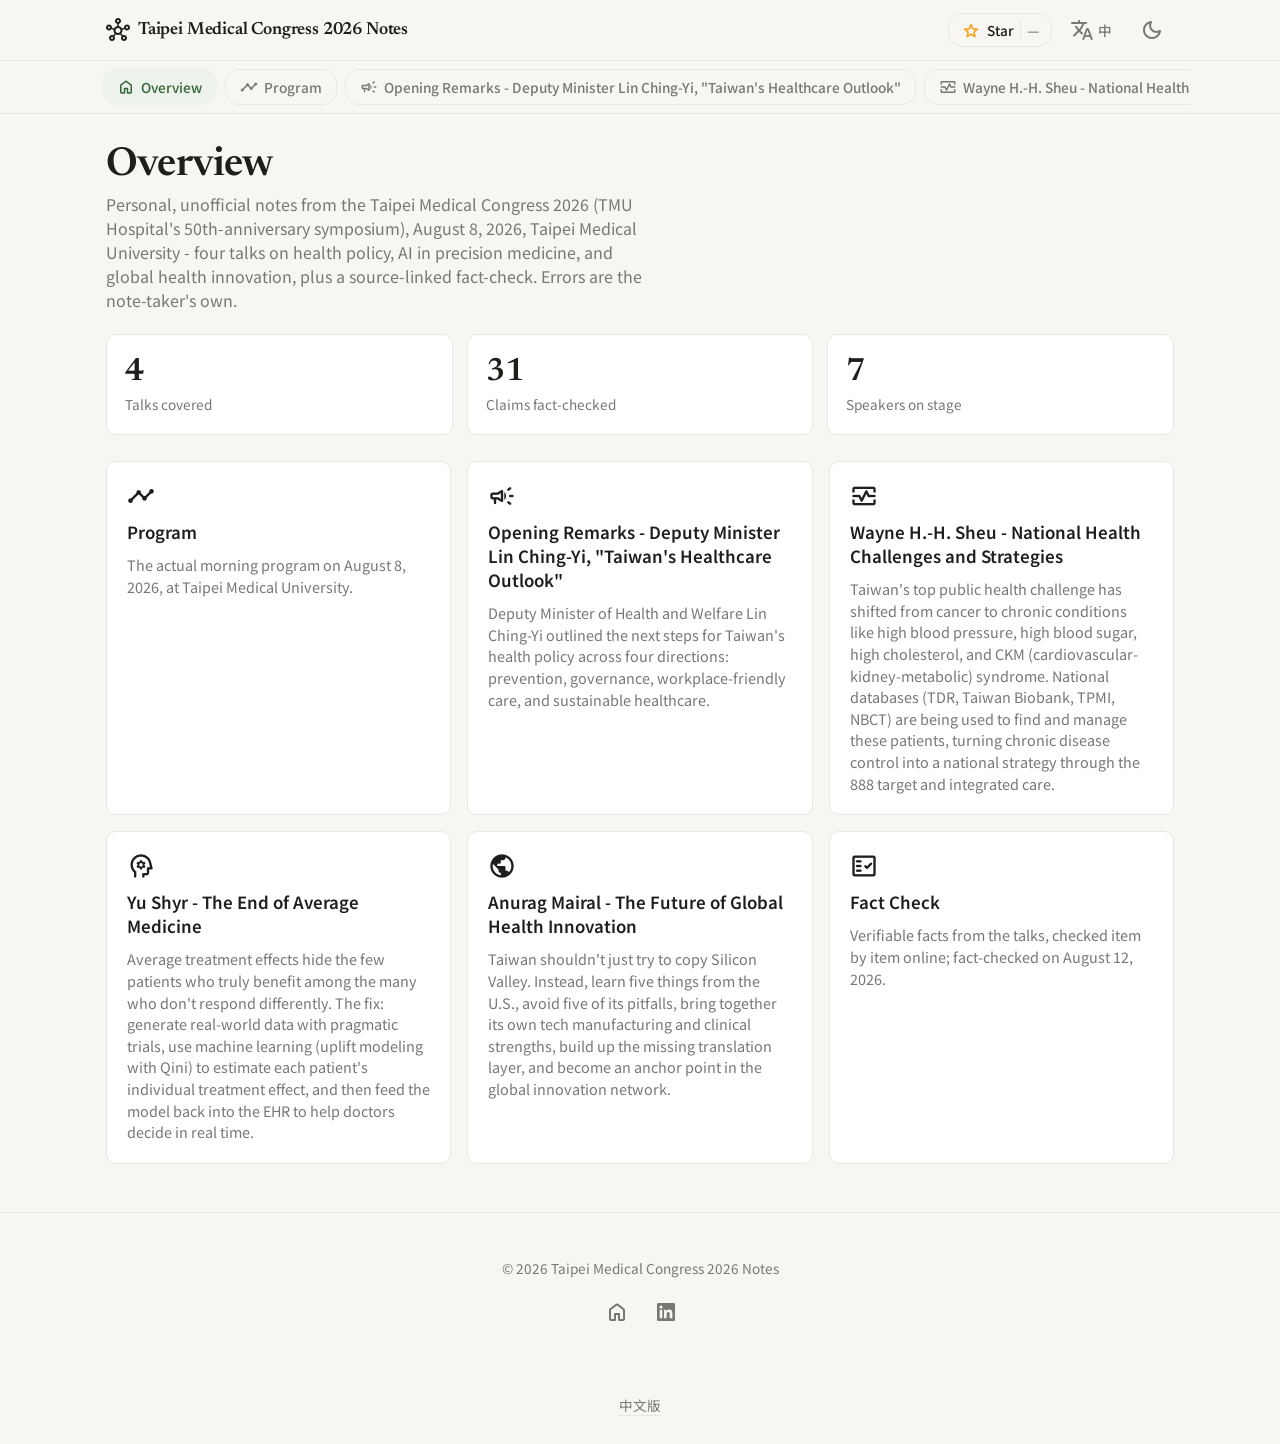
<file: index.html>
<!DOCTYPE html>
<html lang="en" data-theme="light">
<head>
  <!-- Google tag (gtag.js) -->
  <script async src="https://www.googletagmanager.com/gtag/js?id=G-D6FVFVSG6E"></script>
  <script>
    window.dataLayer = window.dataLayer || [];
    function gtag(){dataLayer.push(arguments);}
    gtag('js', new Date());
    gtag('config', 'G-D6FVFVSG6E');
  </script>
  <meta charset="UTF-8" />
  <meta name="viewport" content="width=device-width, initial-scale=1.0, viewport-fit=cover" />
  <title>Taipei Medical Congress 2026 Notes</title>
  <meta name="description" content="Personal notes from the Taipei Medical Congress 2026 at Taipei Medical University - talks on national health policy, AI-driven precision medicine, and global health innovation, plus a source-linked fact-check." />
  <meta name="theme-color" content="#F7F6F3" />
  <link rel="canonical" href="https://taiwan-biodesign-2026-notes.peteraim.com/" />
  <link rel="alternate" hreflang="en" href="https://taiwan-biodesign-2026-notes.peteraim.com/" />
  <link rel="alternate" hreflang="zh-Hant" href="https://taiwan-biodesign-2026-notes.peteraim.com/zh-Hant/" />
  <link rel="alternate" hreflang="x-default" href="https://taiwan-biodesign-2026-notes.peteraim.com/" />
  <meta property="og:type" content="website" />
  <meta property="og:site_name" content="Taipei Medical Congress 2026 Notes" />
  <meta property="og:title" content="Taipei Medical Congress 2026 Notes" />
  <meta property="og:description" content="Personal notes from the Taipei Medical Congress 2026 at Taipei Medical University - talks on national health policy, AI-driven precision medicine, and global health innovation, plus a source-linked fact-check." />
  <meta property="og:url" content="https://taiwan-biodesign-2026-notes.peteraim.com/" />
  <meta name="twitter:card" content="summary_large_image" />
  <meta name="twitter:title" content="Taipei Medical Congress 2026 Notes" />
  <meta name="twitter:description" content="Personal notes from the Taipei Medical Congress 2026 at Taipei Medical University - talks on national health policy, AI-driven precision medicine, and global health innovation, plus a source-linked fact-check." />
  <link rel="preconnect" href="https://fonts.googleapis.com" />
  <link rel="preconnect" href="https://fonts.gstatic.com" crossorigin />
  <link href="https://fonts.googleapis.com/css2?family=Newsreader:ital,opsz,wght@0,6..72,400..700;1,6..72,400..600&family=Noto+Sans+TC:wght@400;500;700&family=Noto+Serif+TC:wght@500;600;700&display=swap" rel="stylesheet" />
  <link href="https://fonts.googleapis.com/css2?family=Material+Symbols+Rounded:opsz,wght,FILL,GRAD@24,400,0,0&display=swap" rel="stylesheet" />
  <link rel="stylesheet" href="assets/styles.css" />
  <script type="application/ld+json">
  {"@context":"https://schema.org","@type":"WebSite","name":"Taipei Medical Congress 2026 Notes","url":"https://taiwan-biodesign-2026-notes.peteraim.com/"}
  </script>
  <meta property="og:image" content="https://taiwan-biodesign-2026-notes.peteraim.com/og-image.png">
  <meta property="og:image:width" content="1200">
  <meta property="og:image:height" content="630">
  <meta name="twitter:image" content="https://taiwan-biodesign-2026-notes.peteraim.com/og-image.png">
</head>
<body data-page="home">
  <!-- shell.js injects the app bar, cross-page nav, footer and dialog around this -->
  <main id="page">
<header class="page-head"><h1>Overview</h1><p class="page-head__sub">Personal, unofficial notes from the Taipei Medical Congress 2026 (TMU Hospital's 50th-anniversary symposium), August 8, 2026, Taipei Medical University - four talks on health policy, AI in precision medicine, and global health innovation, plus a source-linked fact-check. Errors are the note-taker's own.</p></header><div class="hero__stats"><div class="hero__stat" data-item=""><b class="hero__stat-value" data-count="4">4</b><span class="hero__stat-label">Talks covered</span></div><div class="hero__stat" data-item=""><b class="hero__stat-value" data-count="31">31</b><span class="hero__stat-label">Claims fact-checked</span></div><div class="hero__stat" data-item=""><b class="hero__stat-value" data-count="7">7</b><span class="hero__stat-label">Speakers on stage</span></div></div><div class="grid"><a class="card card--nav" data-item="" href="agenda.html" aria-label="Program"><span class="material-symbols-rounded card__icon" aria-hidden="true">timeline</span><h3 class="card__title">Program</h3><p class="card__summary">The actual morning program on August 8, 2026, at Taipei Medical University.</p></a><a class="card card--nav" data-item="" href="opening.html" aria-label="Opening Remarks - Deputy Minister Lin Ching-Yi, &quot;Taiwan's Healthcare Outlook&quot;"><span class="material-symbols-rounded card__icon" aria-hidden="true">campaign</span><h3 class="card__title">Opening Remarks - Deputy Minister Lin Ching-Yi, "Taiwan's Healthcare Outlook"</h3><p class="card__summary">Deputy Minister of Health and Welfare Lin Ching-Yi outlined the next steps for Taiwan's health policy across four directions: prevention, governance, workplace-friendly care, and sustainable healthcare.</p></a><a class="card card--nav" data-item="" href="sheu.html" aria-label="Wayne H.-H. Sheu - National Health Challenges and Strategies"><span class="material-symbols-rounded card__icon" aria-hidden="true">monitor_heart</span><h3 class="card__title">Wayne H.-H. Sheu - National Health Challenges and Strategies</h3><p class="card__summary">Taiwan's top public health challenge has shifted from cancer to chronic conditions like high blood pressure, high blood sugar, high cholesterol, and CKM (cardiovascular-kidney-metabolic) syndrome. National databases (TDR, Taiwan Biobank, TPMI, NBCT) are being used to find and manage these patients, turning chronic disease control into a national strategy through the 888 target and integrated care.</p></a><a class="card card--nav" data-item="" href="shyr.html" aria-label="Yu Shyr - The End of Average Medicine"><span class="material-symbols-rounded card__icon" aria-hidden="true">psychology</span><h3 class="card__title">Yu Shyr - The End of Average Medicine</h3><p class="card__summary">Average treatment effects hide the few patients who truly benefit among the many who don't respond differently. The fix: generate real-world data with pragmatic trials, use machine learning (uplift modeling with Qini) to estimate each patient's individual treatment effect, and then feed the model back into the EHR to help doctors decide in real time.</p></a><a class="card card--nav" data-item="" href="mairal.html" aria-label="Anurag Mairal - The Future of Global Health Innovation"><span class="material-symbols-rounded card__icon" aria-hidden="true">public</span><h3 class="card__title">Anurag Mairal - The Future of Global Health Innovation</h3><p class="card__summary">Taiwan shouldn't just try to copy Silicon Valley. Instead, learn five things from the U.S., avoid five of its pitfalls, bring together its own tech manufacturing and clinical strengths, build up the missing translation layer, and become an anchor point in the global innovation network.</p></a><a class="card card--nav" data-item="" href="factcheck.html" aria-label="Fact Check"><span class="material-symbols-rounded card__icon" aria-hidden="true">fact_check</span><h3 class="card__title">Fact Check</h3><p class="card__summary">Verifiable facts from the talks, checked item by item online; fact-checked on August 12, 2026.</p></a></div>
</main>

  <script src="data/data.js"></script>
  <script src="assets/shell.js"></script>
  <script src="assets/app.js"></script>
<p class="lang-alt-link" style="text-align:center;padding:12px;"><a href="/zh-Hant/" hreflang="zh-Hant" rel="alternate" lang="zh-Hant">中文版</a></p>
</body>
</html>
</file>
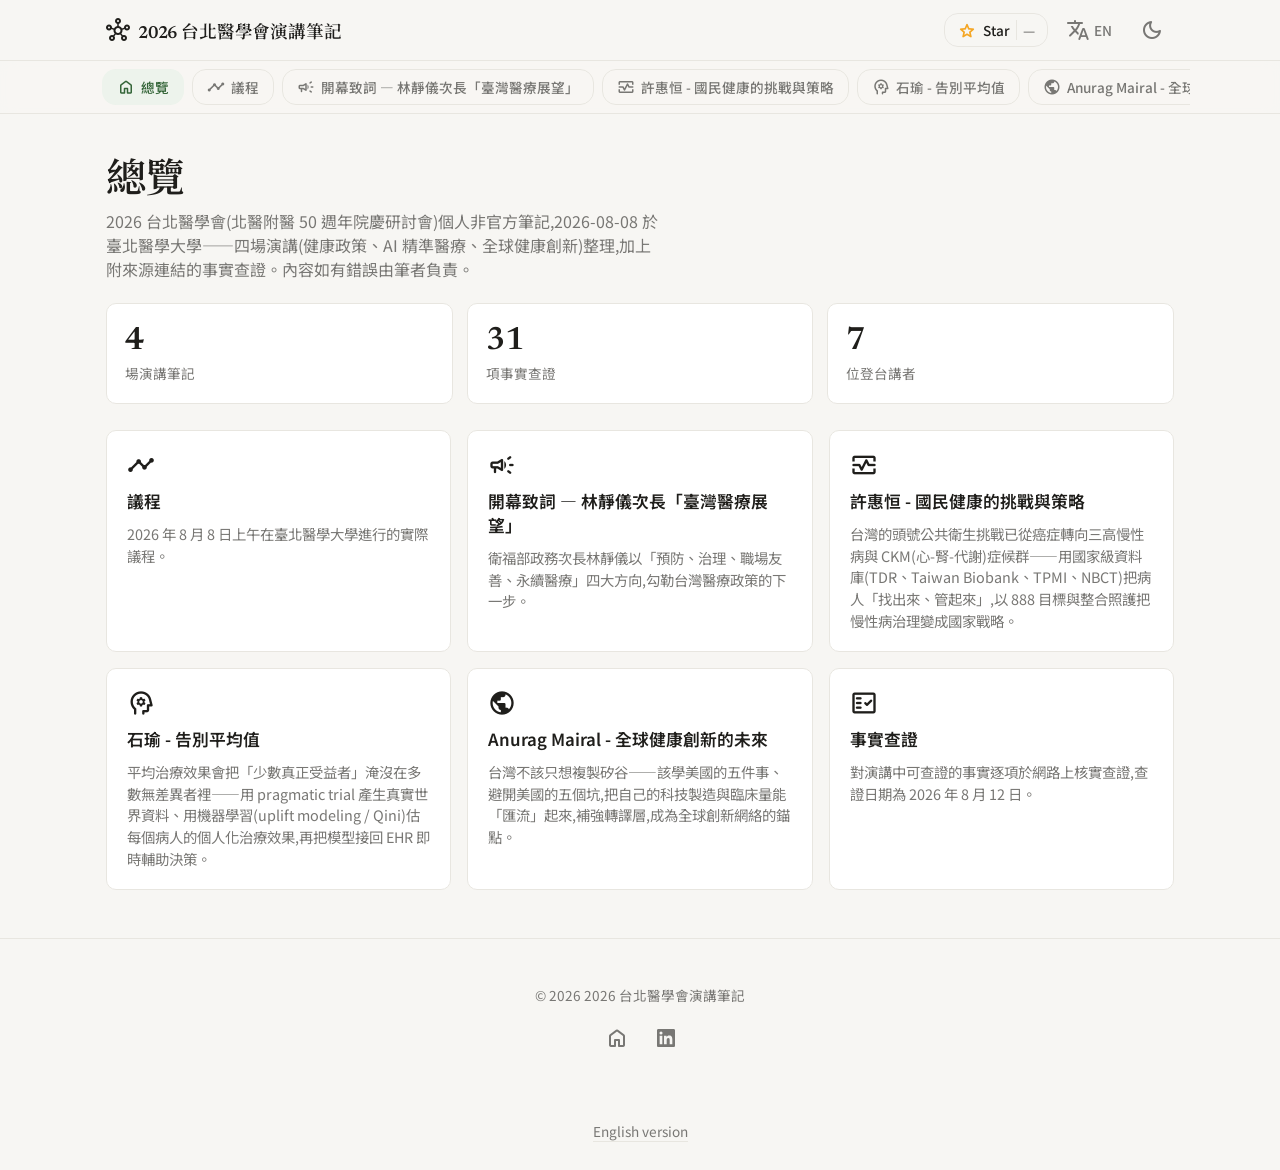
<file: zh-Hant/index.html>
<!DOCTYPE html>
<html lang="zh-Hant" data-theme="light">
<head>
  <!-- Google tag (gtag.js) -->
  <script async src="https://www.googletagmanager.com/gtag/js?id=G-D6FVFVSG6E"></script>
  <script>
    window.dataLayer = window.dataLayer || [];
    function gtag(){dataLayer.push(arguments);}
    gtag('js', new Date());
    gtag('config', 'G-D6FVFVSG6E');
  </script>
  <meta charset="UTF-8" />
  <meta name="viewport" content="width=device-width, initial-scale=1.0, viewport-fit=cover" />
  <title>總覽 · 2026 台北醫學會演講筆記</title>
  <meta name="description" content="2026 台北醫學會(北醫附醫 50 週年院慶研討會)個人非官方筆記,2026-08-08 於臺北醫學大學——四場演講(健康政策、AI 精準醫療、全球健康創新)整理,加上附來源連結的事實查證。內容如有錯誤由筆者負責。" />
  <meta name="theme-color" content="#F7F6F3" />
  <link rel="canonical" href="https://taiwan-biodesign-2026-notes.peteraim.com/zh-Hant/" />
  <link rel="alternate" hreflang="en" href="https://taiwan-biodesign-2026-notes.peteraim.com/" />
  <link rel="alternate" hreflang="zh-Hant" href="https://taiwan-biodesign-2026-notes.peteraim.com/zh-Hant/" />
  <link rel="alternate" hreflang="x-default" href="https://taiwan-biodesign-2026-notes.peteraim.com/" />
  <meta property="og:type" content="website" />
  <meta property="og:site_name" content="2026 台北醫學會演講筆記" />
  <meta property="og:title" content="總覽 · 2026 台北醫學會演講筆記" />
  <meta property="og:description" content="2026 台北醫學會(北醫附醫 50 週年院慶研討會)個人非官方筆記,2026-08-08 於臺北醫學大學——四場演講(健康政策、AI 精準醫療、全球健康創新)整理,加上附來源連結的事實查證。內容如有錯誤由筆者負責。" />
  <meta property="og:url" content="https://taiwan-biodesign-2026-notes.peteraim.com/zh-Hant/" />
  <meta name="twitter:card" content="summary_large_image" />
  <meta name="twitter:title" content="總覽 · 2026 台北醫學會演講筆記" />
  <meta name="twitter:description" content="2026 台北醫學會(北醫附醫 50 週年院慶研討會)個人非官方筆記,2026-08-08 於臺北醫學大學——四場演講(健康政策、AI 精準醫療、全球健康創新)整理,加上附來源連結的事實查證。內容如有錯誤由筆者負責。" />
  <link rel="preconnect" href="https://fonts.googleapis.com" />
  <link rel="preconnect" href="https://fonts.gstatic.com" crossorigin />
  <link href="https://fonts.googleapis.com/css2?family=Newsreader:ital,opsz,wght@0,6..72,400..700;1,6..72,400..600&family=Noto+Sans+TC:wght@400;500;700&family=Noto+Serif+TC:wght@500;600;700&display=swap" rel="stylesheet" />
  <link href="https://fonts.googleapis.com/css2?family=Material+Symbols+Rounded:opsz,wght,FILL,GRAD@24,400,0,0&display=swap" rel="stylesheet" />
  <link rel="stylesheet" href="../assets/styles.css" />
  <script type="application/ld+json">
  {"@context":"https://schema.org","@type":"WebSite","name":"2026 台北醫學會演講筆記","url":"https://taiwan-biodesign-2026-notes.peteraim.com/zh-Hant/"}
  </script>
  <meta property="og:image" content="https://taiwan-biodesign-2026-notes.peteraim.com/og-image.png">
  <meta property="og:image:width" content="1200">
  <meta property="og:image:height" content="630">
  <meta name="twitter:image" content="https://taiwan-biodesign-2026-notes.peteraim.com/og-image.png">
</head>
<body data-page="home">
  <!-- shell.js injects the app bar, cross-page nav, footer and dialog around this -->
  <main id="page">
<header class="page-head"><h1>總覽</h1><p class="page-head__sub">2026 台北醫學會(北醫附醫 50 週年院慶研討會)個人非官方筆記,2026-08-08 於臺北醫學大學——四場演講(健康政策、AI 精準醫療、全球健康創新)整理,加上附來源連結的事實查證。內容如有錯誤由筆者負責。</p></header><div class="hero__stats"><div class="hero__stat" data-item=""><b class="hero__stat-value" data-count="4">4</b><span class="hero__stat-label">場演講筆記</span></div><div class="hero__stat" data-item=""><b class="hero__stat-value" data-count="31">31</b><span class="hero__stat-label">項事實查證</span></div><div class="hero__stat" data-item=""><b class="hero__stat-value" data-count="7">7</b><span class="hero__stat-label">位登台講者</span></div></div><div class="grid"><a class="card card--nav" data-item="" href="agenda.html" aria-label="議程"><span class="material-symbols-rounded card__icon" aria-hidden="true">timeline</span><h3 class="card__title">議程</h3><p class="card__summary">2026 年 8 月 8 日上午在臺北醫學大學進行的實際議程。</p></a><a class="card card--nav" data-item="" href="opening.html" aria-label="開幕致詞 — 林靜儀次長「臺灣醫療展望」"><span class="material-symbols-rounded card__icon" aria-hidden="true">campaign</span><h3 class="card__title">開幕致詞 — 林靜儀次長「臺灣醫療展望」</h3><p class="card__summary">衛福部政務次長林靜儀以「預防、治理、職場友善、永續醫療」四大方向,勾勒台灣醫療政策的下一步。</p></a><a class="card card--nav" data-item="" href="sheu.html" aria-label="許惠恒 - 國民健康的挑戰與策略"><span class="material-symbols-rounded card__icon" aria-hidden="true">monitor_heart</span><h3 class="card__title">許惠恒 - 國民健康的挑戰與策略</h3><p class="card__summary">台灣的頭號公共衛生挑戰已從癌症轉向三高慢性病與 CKM(心-腎-代謝)症候群——用國家級資料庫(TDR、Taiwan Biobank、TPMI、NBCT)把病人「找出來、管起來」,以 888 目標與整合照護把慢性病治理變成國家戰略。</p></a><a class="card card--nav" data-item="" href="shyr.html" aria-label="石瑜 - 告別平均值"><span class="material-symbols-rounded card__icon" aria-hidden="true">psychology</span><h3 class="card__title">石瑜 - 告別平均值</h3><p class="card__summary">平均治療效果會把「少數真正受益者」淹沒在多數無差異者裡——用 pragmatic trial 產生真實世界資料、用機器學習(uplift modeling / Qini)估每個病人的個人化治療效果,再把模型接回 EHR 即時輔助決策。</p></a><a class="card card--nav" data-item="" href="mairal.html" aria-label="Anurag Mairal - 全球健康創新的未來"><span class="material-symbols-rounded card__icon" aria-hidden="true">public</span><h3 class="card__title">Anurag Mairal - 全球健康創新的未來</h3><p class="card__summary">台灣不該只想複製矽谷——該學美國的五件事、避開美國的五個坑,把自己的科技製造與臨床量能「匯流」起來,補強轉譯層,成為全球創新網絡的錨點。</p></a><a class="card card--nav" data-item="" href="factcheck.html" aria-label="事實查證"><span class="material-symbols-rounded card__icon" aria-hidden="true">fact_check</span><h3 class="card__title">事實查證</h3><p class="card__summary">對演講中可查證的事實逐項於網路上核實查證,查證日期為 2026 年 8 月 12 日。</p></a></div>
</main>

  <script src="../data/data.js"></script>
  <script src="../assets/shell.js"></script>
  <script src="../assets/app.js"></script>
<p class="lang-alt-link" style="text-align:center;padding:12px;"><a href="/" hreflang="en" rel="alternate" lang="en">English version</a></p>
</body>
</html>
</file>
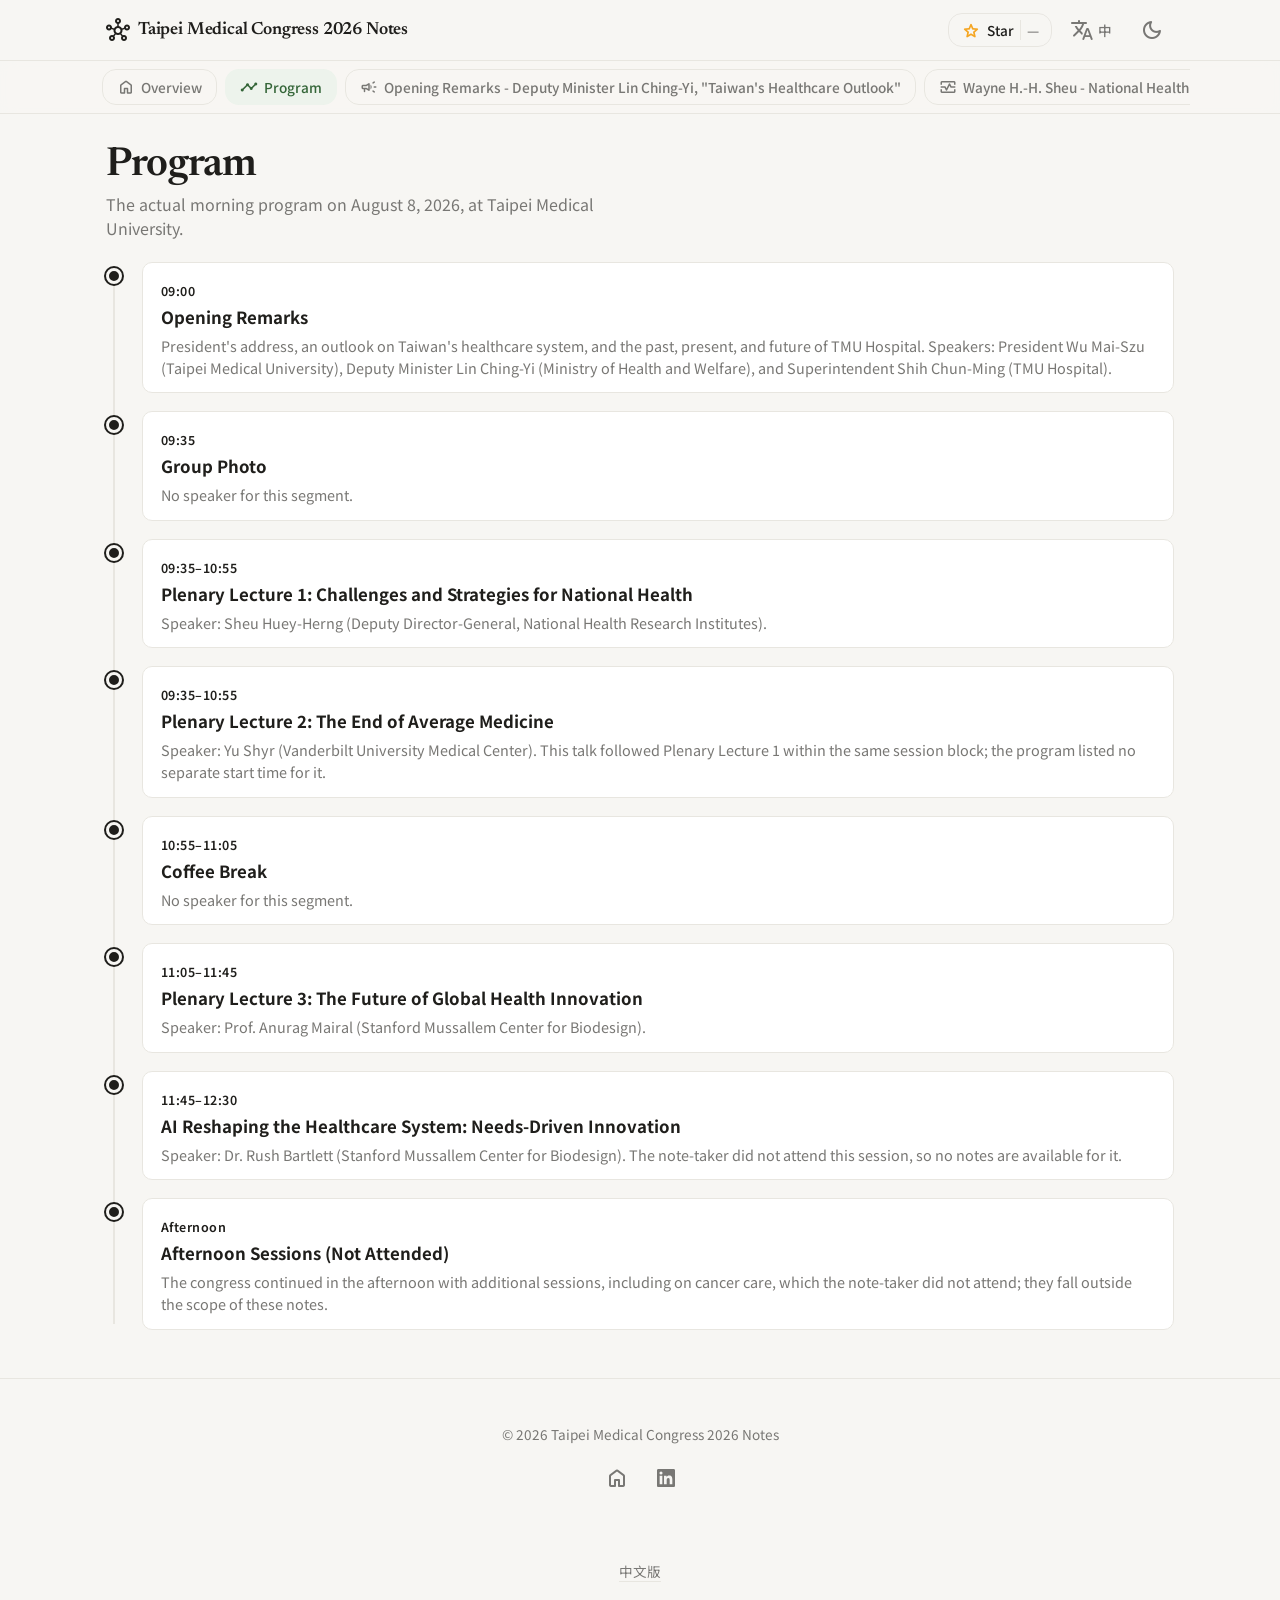
<file: agenda.html>
<!DOCTYPE html>
<html lang="en" data-theme="light">
<head>
  <!-- Google tag (gtag.js) -->
  <script async src="https://www.googletagmanager.com/gtag/js?id=G-D6FVFVSG6E"></script>
  <script>
    window.dataLayer = window.dataLayer || [];
    function gtag(){dataLayer.push(arguments);}
    gtag('js', new Date());
    gtag('config', 'G-D6FVFVSG6E');
  </script>
  <meta charset="UTF-8" />
  <meta name="viewport" content="width=device-width, initial-scale=1.0, viewport-fit=cover" />
  <title>Program · Taipei Medical Congress 2026 Notes</title>
  <meta name="description" content="The actual morning program of the Taipei Medical Congress 2026 (TMU Hospital 50th anniversary), August 8, 2026." />
  <meta name="theme-color" content="#F7F6F3" />
  <link rel="canonical" href="https://taiwan-biodesign-2026-notes.peteraim.com/agenda.html" />
  <link rel="alternate" hreflang="en" href="https://taiwan-biodesign-2026-notes.peteraim.com/agenda.html" />
  <link rel="alternate" hreflang="zh-Hant" href="https://taiwan-biodesign-2026-notes.peteraim.com/zh-Hant/agenda.html" />
  <link rel="alternate" hreflang="x-default" href="https://taiwan-biodesign-2026-notes.peteraim.com/agenda.html" />
  <meta property="og:type" content="website" />
  <meta property="og:site_name" content="Taipei Medical Congress 2026 Notes" />
  <meta property="og:title" content="Program · Taipei Medical Congress 2026 Notes" />
  <meta property="og:description" content="The actual morning program of the Taipei Medical Congress 2026 (TMU Hospital 50th anniversary), August 8, 2026." />
  <meta property="og:url" content="https://taiwan-biodesign-2026-notes.peteraim.com/agenda.html" />
  <meta name="twitter:card" content="summary_large_image" />
  <meta name="twitter:title" content="Program · Taipei Medical Congress 2026 Notes" />
  <meta name="twitter:description" content="The actual morning program of the Taipei Medical Congress 2026 (TMU Hospital 50th anniversary), August 8, 2026." />
  <link rel="preconnect" href="https://fonts.googleapis.com" />
  <link rel="preconnect" href="https://fonts.gstatic.com" crossorigin />
  <link href="https://fonts.googleapis.com/css2?family=Newsreader:ital,opsz,wght@0,6..72,400..700;1,6..72,400..600&family=Noto+Sans+TC:wght@400;500;700&family=Noto+Serif+TC:wght@500;600;700&display=swap" rel="stylesheet" />
  <link href="https://fonts.googleapis.com/css2?family=Material+Symbols+Rounded:opsz,wght,FILL,GRAD@24,400,0,0&display=swap" rel="stylesheet" />
  <link rel="stylesheet" href="assets/styles.css" />
  <meta property="og:image" content="https://taiwan-biodesign-2026-notes.peteraim.com/og-image.png">
  <meta property="og:image:width" content="1200">
  <meta property="og:image:height" content="630">
  <meta name="twitter:image" content="https://taiwan-biodesign-2026-notes.peteraim.com/og-image.png">
</head>
<body data-page="agenda">
  <!-- shell.js injects the app bar, cross-page nav, footer and dialog around this -->
  <main id="page">
<header class="page-head"><h1>Program</h1><p class="page-head__sub">The actual morning program on August 8, 2026, at Taipei Medical University.</p></header><ol class="timeline"><li class="tl-item" data-item=""><div class="tl-dot" aria-hidden="true"></div><div class="tl-card"><span class="tl-date">09:00</span><h3 class="tl-title">Opening Remarks</h3><p class="tl-body">President's address, an outlook on Taiwan's healthcare system, and the past, present, and future of TMU Hospital. Speakers: President Wu Mai-Szu (Taipei Medical University), Deputy Minister Lin Ching-Yi (Ministry of Health and Welfare), and Superintendent Shih Chun-Ming (TMU Hospital).</p></div></li><li class="tl-item" data-item=""><div class="tl-dot" aria-hidden="true"></div><div class="tl-card"><span class="tl-date">09:35</span><h3 class="tl-title">Group Photo</h3><p class="tl-body">No speaker for this segment.</p></div></li><li class="tl-item" data-item=""><div class="tl-dot" aria-hidden="true"></div><div class="tl-card"><span class="tl-date">09:35–10:55</span><h3 class="tl-title">Plenary Lecture 1: Challenges and Strategies for National Health</h3><p class="tl-body">Speaker: Sheu Huey-Herng (Deputy Director-General, National Health Research Institutes).</p></div></li><li class="tl-item" data-item=""><div class="tl-dot" aria-hidden="true"></div><div class="tl-card"><span class="tl-date">09:35–10:55</span><h3 class="tl-title">Plenary Lecture 2: The End of Average Medicine</h3><p class="tl-body">Speaker: Yu Shyr (Vanderbilt University Medical Center). This talk followed Plenary Lecture 1 within the same session block; the program listed no separate start time for it.</p></div></li><li class="tl-item" data-item=""><div class="tl-dot" aria-hidden="true"></div><div class="tl-card"><span class="tl-date">10:55–11:05</span><h3 class="tl-title">Coffee Break</h3><p class="tl-body">No speaker for this segment.</p></div></li><li class="tl-item" data-item=""><div class="tl-dot" aria-hidden="true"></div><div class="tl-card"><span class="tl-date">11:05–11:45</span><h3 class="tl-title">Plenary Lecture 3: The Future of Global Health Innovation</h3><p class="tl-body">Speaker: Prof. Anurag Mairal (Stanford Mussallem Center for Biodesign).</p></div></li><li class="tl-item" data-item=""><div class="tl-dot" aria-hidden="true"></div><div class="tl-card"><span class="tl-date">11:45–12:30</span><h3 class="tl-title">AI Reshaping the Healthcare System: Needs-Driven Innovation</h3><p class="tl-body">Speaker: Dr. Rush Bartlett (Stanford Mussallem Center for Biodesign). The note-taker did not attend this session, so no notes are available for it.</p></div></li><li class="tl-item" data-item=""><div class="tl-dot" aria-hidden="true"></div><div class="tl-card"><span class="tl-date">Afternoon</span><h3 class="tl-title">Afternoon Sessions (Not Attended)</h3><p class="tl-body">The congress continued in the afternoon with additional sessions, including on cancer care, which the note-taker did not attend; they fall outside the scope of these notes.</p></div></li></ol>
</main>

  <script src="data/data.js"></script>
  <script src="assets/shell.js"></script>
  <script src="assets/app.js"></script>
<p class="lang-alt-link" style="text-align:center;padding:12px;"><a href="/zh-Hant/agenda.html" hreflang="zh-Hant" rel="alternate" lang="zh-Hant">中文版</a></p>
</body>
</html>
</file>
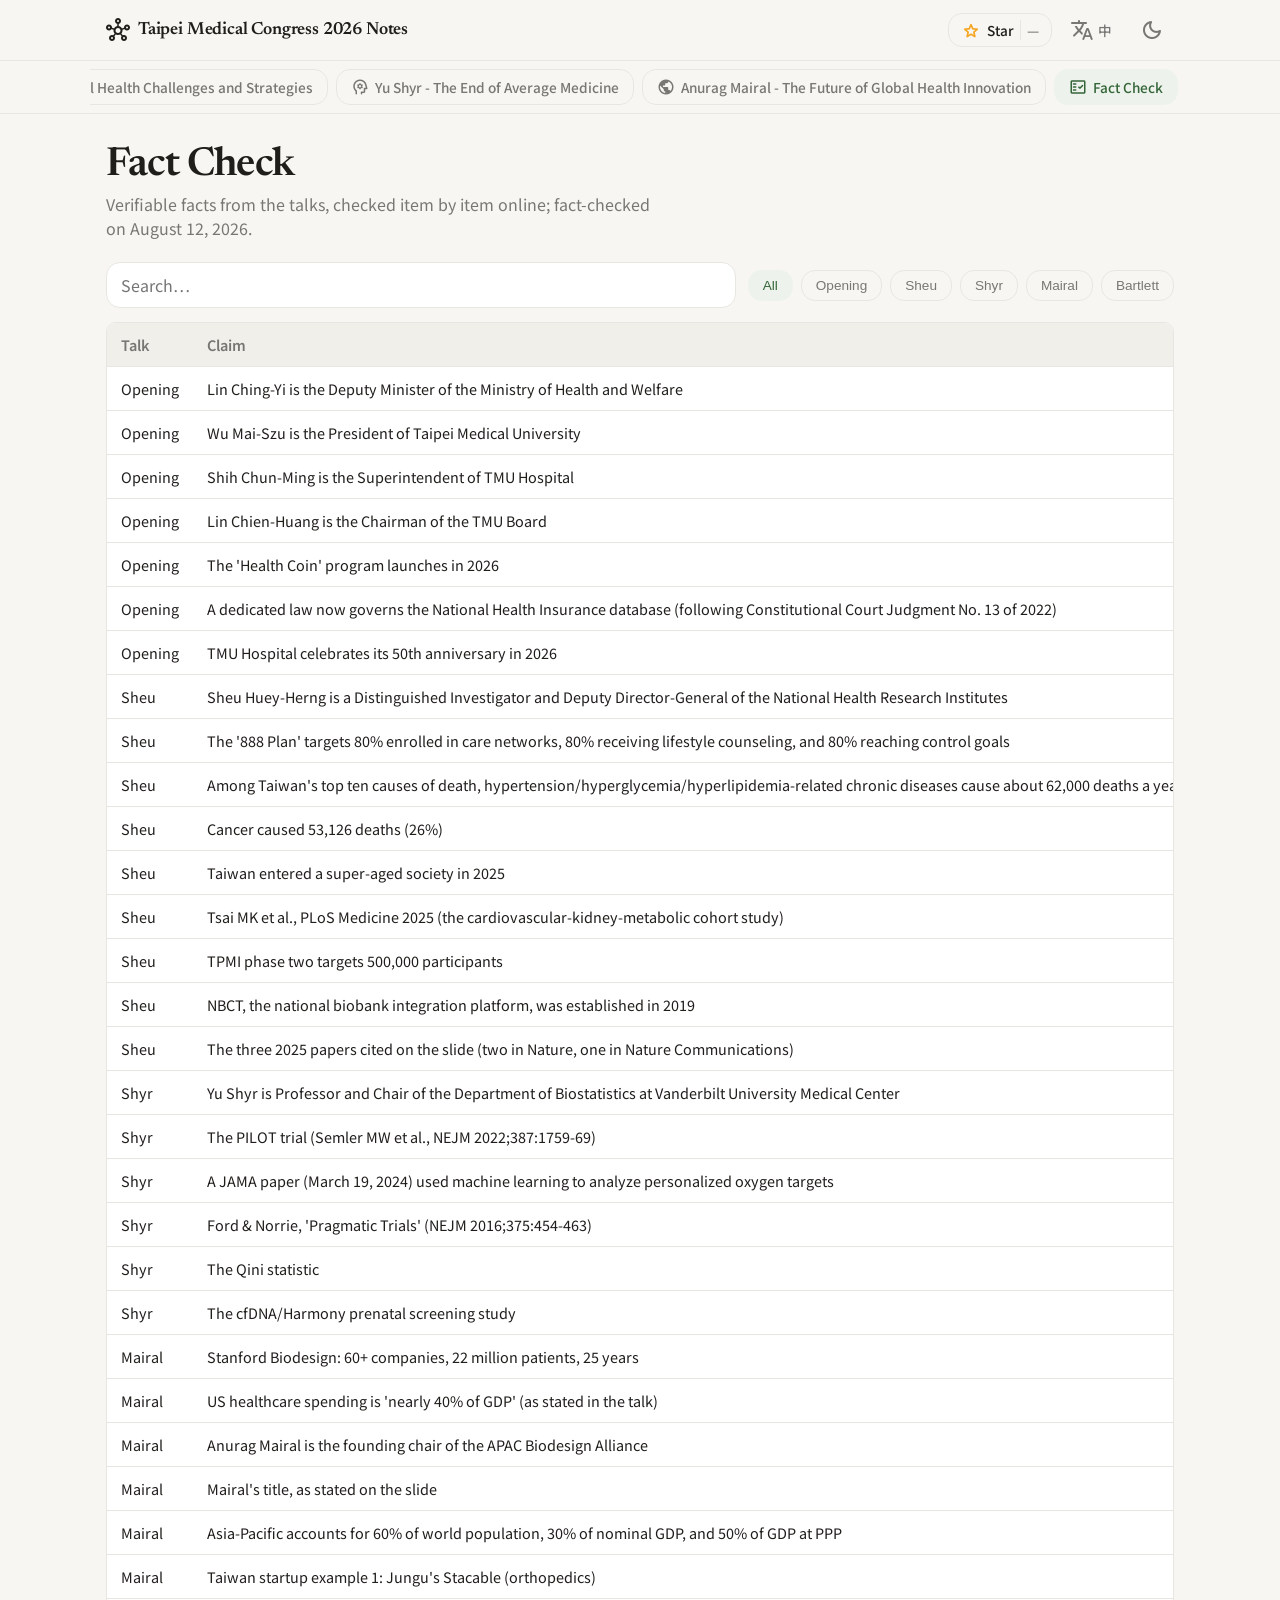
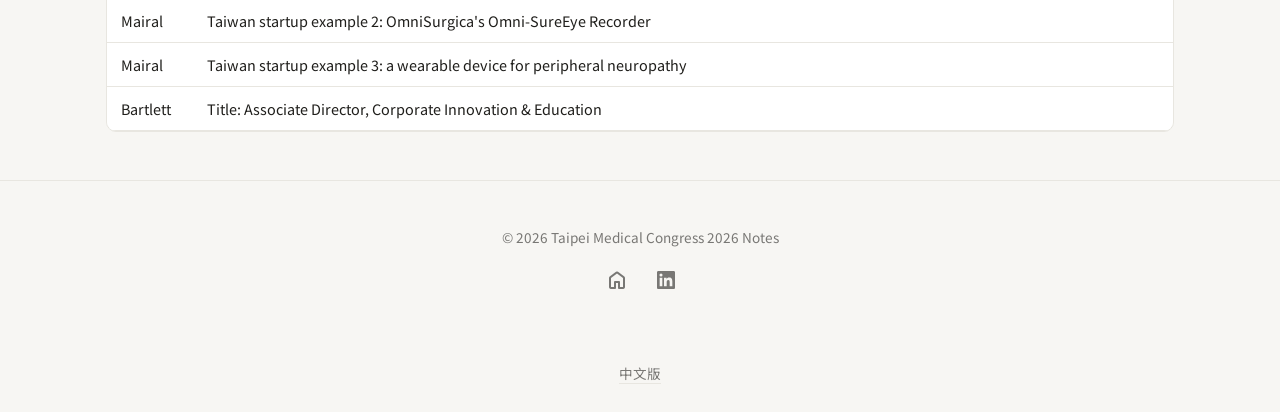
<file: factcheck.html>
<!DOCTYPE html>
<html lang="en" data-theme="light">
<head>
  <!-- Google tag (gtag.js) -->
  <script async src="https://www.googletagmanager.com/gtag/js?id=G-D6FVFVSG6E"></script>
  <script>
    window.dataLayer = window.dataLayer || [];
    function gtag(){dataLayer.push(arguments);}
    gtag('js', new Date());
    gtag('config', 'G-D6FVFVSG6E');
  </script>
  <meta charset="UTF-8" />
  <meta name="viewport" content="width=device-width, initial-scale=1.0, viewport-fit=cover" />
  <title>Fact Check · Taipei Medical Congress 2026 Notes</title>
  <meta name="description" content="Every checkable claim from the talks, verified against public sources with links." />
  <meta name="theme-color" content="#F7F6F3" />
  <link rel="canonical" href="https://taiwan-biodesign-2026-notes.peteraim.com/factcheck.html" />
  <link rel="alternate" hreflang="en" href="https://taiwan-biodesign-2026-notes.peteraim.com/factcheck.html" />
  <link rel="alternate" hreflang="zh-Hant" href="https://taiwan-biodesign-2026-notes.peteraim.com/zh-Hant/factcheck.html" />
  <link rel="alternate" hreflang="x-default" href="https://taiwan-biodesign-2026-notes.peteraim.com/factcheck.html" />
  <meta property="og:type" content="website" />
  <meta property="og:site_name" content="Taipei Medical Congress 2026 Notes" />
  <meta property="og:title" content="Fact Check · Taipei Medical Congress 2026 Notes" />
  <meta property="og:description" content="Every checkable claim from the talks, verified against public sources with links." />
  <meta property="og:url" content="https://taiwan-biodesign-2026-notes.peteraim.com/factcheck.html" />
  <meta name="twitter:card" content="summary_large_image" />
  <meta name="twitter:title" content="Fact Check · Taipei Medical Congress 2026 Notes" />
  <meta name="twitter:description" content="Every checkable claim from the talks, verified against public sources with links." />
  <link rel="preconnect" href="https://fonts.googleapis.com" />
  <link rel="preconnect" href="https://fonts.gstatic.com" crossorigin />
  <link href="https://fonts.googleapis.com/css2?family=Newsreader:ital,opsz,wght@0,6..72,400..700;1,6..72,400..600&family=Noto+Sans+TC:wght@400;500;700&family=Noto+Serif+TC:wght@500;600;700&display=swap" rel="stylesheet" />
  <link href="https://fonts.googleapis.com/css2?family=Material+Symbols+Rounded:opsz,wght,FILL,GRAD@24,400,0,0&display=swap" rel="stylesheet" />
  <link rel="stylesheet" href="assets/styles.css" />
  <meta property="og:image" content="https://taiwan-biodesign-2026-notes.peteraim.com/og-image.png">
  <meta property="og:image:width" content="1200">
  <meta property="og:image:height" content="630">
  <meta name="twitter:image" content="https://taiwan-biodesign-2026-notes.peteraim.com/og-image.png">
</head>
<body data-page="factcheck">
  <!-- shell.js injects the app bar, cross-page nav, footer and dialog around this -->
  <main id="page">
<header class="page-head"><h1>Fact Check</h1><p class="page-head__sub">Verifiable facts from the talks, checked item by item online; fact-checked on August 12, 2026.</p></header><div class="toolbar"><input id="search" class="search" type="search" autocomplete="off" placeholder="Search…" aria-label="Search"><div class="chips" id="tableChips"><button class="chip chip--active" type="button" data-v="">All</button><button class="chip" type="button" data-v="Opening">Opening</button><button class="chip" type="button" data-v="Sheu">Sheu</button><button class="chip" type="button" data-v="Shyr">Shyr</button><button class="chip" type="button" data-v="Mairal">Mairal</button><button class="chip" type="button" data-v="Bartlett">Bartlett</button></div></div><div class="table-wrap"><table class="data-table" id="dataTable"><thead><tr><th class="th-sort" data-key="talk" role="button" tabindex="0" aria-label="Sort by Talk">Talk</th><th class="th-sort" data-key="claim" role="button" tabindex="0" aria-label="Sort by Claim">Claim</th><th class="th-sort" data-key="verdict" role="button" tabindex="0" aria-label="Sort by Verdict">Verdict</th><th class="th-sort" data-key="finding" role="button" tabindex="0" aria-label="Sort by Finding">Finding</th><th class="th-sort" data-key="source" role="button" tabindex="0" aria-label="Sort by Source">Source</th></tr></thead><tbody><tr data-item=""><td>Opening</td><td>Lin Ching-Yi is the Deputy Minister of the Ministry of Health and Welfare</td><td>Confirmed</td><td>Confirmed; she has held the post since May 2024.</td><td><a class="row-link" href="https://www.mohw.gov.tw/cp-5-78673-1.html" target="_blank" rel="noopener">mohw.gov.tw</a></td></tr><tr data-item=""><td>Opening</td><td>Wu Mai-Szu is the President of Taipei Medical University</td><td>Confirmed</td><td>Confirmed; he took office in 2023 and specializes in nephrology.</td><td><a class="row-link" href="https://history.tmu.edu.tw/%E7%8F%BE%E4%BB%BB%E8%88%9E%E6%89%8B/%E7%8F%BE%E4%BB%BB%E8%91%A3%E4%BA%8B%E9%95%B7%E3%80%81%E6%A0%A1%E9%95%B7/" target="_blank" rel="noopener">history.tmu.edu.tw</a></td></tr><tr data-item=""><td>Opening</td><td>Shih Chun-Ming is the Superintendent of TMU Hospital</td><td>Confirmed</td><td>Confirmed; he became the 14th superintendent in March 2023.</td><td><a class="row-link" href="https://www.businesstoday.com.tw/article/category/183029/post/202304060036/" target="_blank" rel="noopener">businesstoday.com.tw</a></td></tr><tr data-item=""><td>Opening</td><td>Lin Chien-Huang is the Chairman of the TMU Board</td><td>Partly correct</td><td>Conflicting evidence: onsite slides and the emcee referred to him as Chairman, but the TMU history website lists Chen Jui-Chieh as Chairman since 2022, with Lin Chien-Huang listed only as a board member (he was previously President from 2017-2023). This may reflect an outdated webpage or an on-site title error; flagged as unresolved.</td><td><a class="row-link" href="https://history.tmu.edu.tw/%E7%8F%BE%E4%BB%BB%E8%88%9E%E6%89%8B/%E7%8F%BE%E4%BB%BB%E8%91%A3%E4%BA%8B%E9%95%B7%E3%80%81%E6%A0%A1%E9%95%B7/" target="_blank" rel="noopener">history.tmu.edu.tw</a></td></tr><tr data-item=""><td>Opening</td><td>The 'Health Coin' program launches in 2026</td><td>Confirmed</td><td>Confirmed. It's the MOHW's health-incentive points program (earning points for vaccines, checkups, and screenings). Originally planned for April 2026, it has been delayed several times; as of this fact-check it's slated for September-October 2026.</td><td><a class="row-link" href="https://www.businessweekly.com.tw/focus/blog/3021853" target="_blank" rel="noopener">businessweekly.com.tw</a></td></tr><tr data-item=""><td>Opening</td><td>A dedicated law now governs the National Health Insurance database (following Constitutional Court Judgment No. 13 of 2022)</td><td>Confirmed</td><td>Confirmed. The National Health Insurance Data Management Act passed its third reading in December 2025, establishing an opt-out right and fines of up to NT$10 million for illegal use.</td><td><a class="row-link" href="https://www.mohw.gov.tw/cp-7178-82512-1.html" target="_blank" rel="noopener">mohw.gov.tw</a></td></tr><tr data-item=""><td>Opening</td><td>TMU Hospital celebrates its 50th anniversary in 2026</td><td>Confirmed</td><td>Confirmed; the hospital was founded on August 6, 1976.</td><td><a class="row-link" href="https://udn.com/news/story/7266/9675128" target="_blank" rel="noopener">udn.com</a></td></tr><tr data-item=""><td>Sheu</td><td>Sheu Huey-Herng is a Distinguished Investigator and Deputy Director-General of the National Health Research Institutes</td><td>Confirmed</td><td>Confirmed, effective since January 16, 2023. His English name is Wayne Huey-Herng Sheu; he previously served as Superintendent of Taichung Veterans General Hospital.</td><td><a class="row-link" href="https://enews.nhri.edu.tw/internal/8806/" target="_blank" rel="noopener">enews.nhri.edu.tw</a></td></tr><tr data-item=""><td>Sheu</td><td>The '888 Plan' targets 80% enrolled in care networks, 80% receiving lifestyle counseling, and 80% reaching control goals</td><td>Partly correct</td><td>Partly correct. The three 80% figures are accurate, but the official target year is 2030. The '2028 Target' shown on the slide is actually an interim KPI from the Healthy Taiwan Promotion Committee, a different tier of goal.</td><td><a class="row-link" href="https://www.mohw.gov.tw/cp-16-82212-1.html" target="_blank" rel="noopener">mohw.gov.tw</a></td></tr><tr data-item=""><td>Sheu</td><td>Among Taiwan's top ten causes of death, hypertension/hyperglycemia/hyperlipidemia-related chronic diseases cause about 62,000 deaths a year (30%)</td><td>Confirmed</td><td>Confirmed. In 2024, the five hypertension/hyperglycemia/hyperlipidemia-related causes of death totaled 61,009 deaths, or 30.3%, matching the claim.</td><td><a class="row-link" href="https://dep.mohw.gov.tw/DOS/lp-5069-113.html" target="_blank" rel="noopener">dep.mohw.gov.tw</a></td></tr><tr data-item=""><td>Sheu</td><td>Cancer caused 53,126 deaths (26%)</td><td>Partly correct</td><td>Partly correct. That figure is from 2023 (25.8%); the latest 2024 data shows 54,032 deaths (26.8%).</td><td><a class="row-link" href="https://www.commonhealth.com.tw/article/92814" target="_blank" rel="noopener">commonhealth.com.tw</a></td></tr><tr data-item=""><td>Sheu</td><td>Taiwan entered a super-aged society in 2025</td><td>Confirmed</td><td>Confirmed. By the end of 2025, residents aged 65 and over made up 20.06% of the population (4.673 million people).</td><td><a class="row-link" href="https://www.cna.com.tw/news/ahel/202601090098.aspx" target="_blank" rel="noopener">cna.com.tw</a></td></tr><tr data-item=""><td>Sheu</td><td>Tsai MK et al., PLoS Medicine 2025 (the cardiovascular-kidney-metabolic cohort study)</td><td>Confirmed</td><td>Confirmed. All figures match: 515,602 participants, 71.5% CKM prevalence, an average 2.5-year interval between the two health checks, and 18.3% showing progression. DOI 10.1371/journal.pmed.1004629.</td><td><a class="row-link" href="https://journals.plos.org/plosmedicine/article?id=10.1371%2Fjournal.pmed.1004629" target="_blank" rel="noopener">journals.plos.org</a></td></tr><tr data-item=""><td>Sheu</td><td>TPMI phase two targets 500,000 participants</td><td>Unverified</td><td>Unverified. No public source confirms a '500,000-person phase two.' TPMI phase one closed enrollment in December 2022 with about 570,000 participants, and in December 2025 two Nature papers were published using data from 560,000 of them. The speaker's on-site claim of aiming for a phase two that re-enrolls 300,000 plus recruits 200,000 new participants has no public documentation yet.</td><td><a class="row-link" href="https://www.cna.com.tw/news/ahel/202208180109.aspx" target="_blank" rel="noopener">cna.com.tw</a></td></tr><tr data-item=""><td>Sheu</td><td>NBCT, the national biobank integration platform, was established in 2019</td><td>Confirmed</td><td>Confirmed. Founded in October 2019, it now integrates 33 biobanks with over 836,000 participants. (The slide's figures of 939,000 registered records and 563,000 unique patients use a different counting method.)</td><td><a class="row-link" href="https://nbct.nhri.org.tw/en/" target="_blank" rel="noopener">nbct.nhri.org.tw</a></td></tr><tr data-item=""><td>Sheu</td><td>The three 2025 papers cited on the slide (two in Nature, one in Nature Communications)</td><td>Confirmed</td><td>Confirmed. These are the TPMI cohort papers published in 2025, covering cohort construction, a polygenic risk score for the Han Chinese population, and pharmacogenomics.</td><td><a class="row-link" href="https://www.sinica.edu.tw/news_content/55/3338" target="_blank" rel="noopener">sinica.edu.tw</a></td></tr><tr data-item=""><td>Shyr</td><td>Yu Shyr is Professor and Chair of the Department of Biostatistics at Vanderbilt University Medical Center</td><td>Confirmed</td><td>Confirmed; she also holds the Harold L. Moses Chair in Cancer Research.</td><td><a class="row-link" href="https://biostatistics.vmcweb.org/person/yu-shyr" target="_blank" rel="noopener">biostatistics.vmcweb.org</a></td></tr><tr data-item=""><td>Shyr</td><td>The PILOT trial (Semler MW et al., NEJM 2022;387:1759-69)</td><td>Confirmed</td><td>Confirmed. A pragmatic cluster-randomized, cluster-crossover trial comparing SpO2 targets of 90%, 94%, and 98% (ranges 88-92 / 92-96 / 96-100); the main finding was no significant difference in ventilator-free days across the three groups.</td><td><a class="row-link" href="https://www.nejm.org/doi/full/10.1056/NEJMoa2208415" target="_blank" rel="noopener">nejm.org</a></td></tr><tr data-item=""><td>Shyr</td><td>A JAMA paper (March 19, 2024) used machine learning to analyze personalized oxygen targets</td><td>Confirmed</td><td>Confirmed. First author Kevin G. Buell, JAMA 2024;331(14):1195-1204. The ML model analyzed PILOT trial data and validated externally on ICU-ROX; personalized targets may reduce mortality.</td><td><a class="row-link" href="https://pubmed.ncbi.nlm.nih.gov/38501205/" target="_blank" rel="noopener">pubmed.ncbi.nlm.nih.gov</a></td></tr><tr data-item=""><td>Shyr</td><td>Ford &amp; Norrie, 'Pragmatic Trials' (NEJM 2016;375:454-463)</td><td>Confirmed</td><td>Confirmed; part of the 'Changing Face of Clinical Trials' series.</td><td><a class="row-link" href="https://www.nejm.org/doi/abs/10.1056/NEJMra1510059" target="_blank" rel="noopener">nejm.org</a></td></tr><tr data-item=""><td>Shyr</td><td>The Qini statistic</td><td>Confirmed</td><td>Confirmed. A performance metric for uplift modeling (a generalization of the Gini coefficient to incremental-effect settings), used to measure how well a model ranks people by who benefits most; common in marketing and precision medicine.</td><td><a class="row-link" href="https://metricgate.com/docs/qini-curve-uplift-evaluation/" target="_blank" rel="noopener">metricgate.com</a></td></tr><tr data-item=""><td>Shyr</td><td>The cfDNA/Harmony prenatal screening study</td><td>Confirmed</td><td>Confirmed, most likely referring to the NEXT study (Norton ME et al., NEJM 2015;372:1589-97): among 18,955 pregnant women, the Harmony test detected 100% of Trisomy 21 cases versus 78.9% for conventional screening.</td><td><a class="row-link" href="https://www.nejm.org/doi/full/10.1056/NEJMoa1407349" target="_blank" rel="noopener">nejm.org</a></td></tr><tr data-item=""><td>Mairal</td><td>Stanford Biodesign: 60+ companies, 22 million patients, 25 years</td><td>Partly correct</td><td>Partly correct. The official website (as of August 2026) lists 58 companies, 22 million+ patients, and 25 years since 2001; the patient count and years match, but the talk rounded the company count up slightly.</td><td><a class="row-link" href="https://med.stanford.edu/biodesign/our-impact/companies.html" target="_blank" rel="noopener">med.stanford.edu</a></td></tr><tr data-item=""><td>Mairal</td><td>US healthcare spending is 'nearly 40% of GDP' (as stated in the talk)</td><td>Contradicted</td><td>Contradicted. This appears to be a clear slip of the tongue: CMS data puts 2024 US healthcare spending at 18.0% of GDP (5.3 trillion dollars).</td><td><a class="row-link" href="https://www.cms.gov/data-research/statistics-trends-and-reports/national-health-expenditure-data/historical" target="_blank" rel="noopener">cms.gov</a></td></tr><tr data-item=""><td>Mairal</td><td>Anurag Mairal is the founding chair of the APAC Biodesign Alliance</td><td>Confirmed</td><td>Confirmed. The alliance was renamed from BME-IDEA APAC, with Mairal serving as Founding Chair.</td><td><a class="row-link" href="https://eppicglobal.org/about-us/leadership/anurag-mairal/" target="_blank" rel="noopener">eppicglobal.org</a></td></tr><tr data-item=""><td>Mairal</td><td>Mairal's title, as stated on the slide</td><td>Confirmed</td><td>Confirmed; matches his official Stanford profile.</td><td><a class="row-link" href="https://profiles.stanford.edu/anurag-mairal" target="_blank" rel="noopener">profiles.stanford.edu</a></td></tr><tr data-item=""><td>Mairal</td><td>Asia-Pacific accounts for 60% of world population, 30% of nominal GDP, and 50% of GDP at PPP</td><td>Partly correct</td><td>Roughly correct. The 60% population share checks out; nominal GDP share is closer to 36-37% and PPP share is about 46%. A more precise phrasing would be about 60% of population, over a third of nominal GDP, and nearly half of PPP-adjusted GDP.</td><td><a class="row-link" href="https://www.imf.org/en/publications/reo/apac/issues/2025/10/24/regional-economic-outlook-for-asia-and-pacific-october-2025" target="_blank" rel="noopener">imf.org</a></td></tr><tr data-item=""><td>Mairal</td><td>Taiwan startup example 1: Jungu's Stacable (orthopedics)</td><td>Partly correct</td><td>Partly correct. The company exists (a Taiwanese spinal device maker) with a tethering product called Stacable; its official tagline is Minimum Trauma, Maximum Stability (worded slightly differently on the slide). The IMPLANET JAZZ PF shown on the same slide is a separate product from the French company Implanet, and should be read as a side-by-side reference, not the same company.</td><td><a class="row-link" href="https://www.jungu.com.tw/" target="_blank" rel="noopener">jungu.com.tw</a></td></tr><tr data-item=""><td>Mairal</td><td>Taiwan startup example 2: OmniSurgica's Omni-SureEye Recorder</td><td>Partly correct</td><td>Partly correct. The company exists (a Taipei startup building AI-powered endoscopic surgery imaging), but its current official product name is TranScope; no official source confirms the name Omni-SureEye Recorder, which may be an unreleased product or an older name used on the slide.</td><td><a class="row-link" href="https://www.omnisurgica.com/" target="_blank" rel="noopener">omnisurgica.com</a></td></tr><tr data-item=""><td>Mairal</td><td>Taiwan startup example 3: a wearable device for peripheral neuropathy</td><td>Unverified</td><td>Unverified. The slide didn't name a company, and no matching company could be found.</td><td>—</td></tr><tr data-item=""><td>Bartlett</td><td>Title: Associate Director, Corporate Innovation &amp; Education</td><td>Confirmed</td><td>Confirmed; he still held this title as of the 2026 verification.</td><td><a class="row-link" href="https://biodesign.stanford.edu/programs/executive-education/program-leaders.html" target="_blank" rel="noopener">biodesign.stanford.edu</a></td></tr></tbody></table></div>
</main>

  <script src="data/data.js"></script>
  <script src="assets/shell.js"></script>
  <script src="assets/app.js"></script>
<p class="lang-alt-link" style="text-align:center;padding:12px;"><a href="/zh-Hant/factcheck.html" hreflang="zh-Hant" rel="alternate" lang="zh-Hant">中文版</a></p>
</body>
</html>
</file>
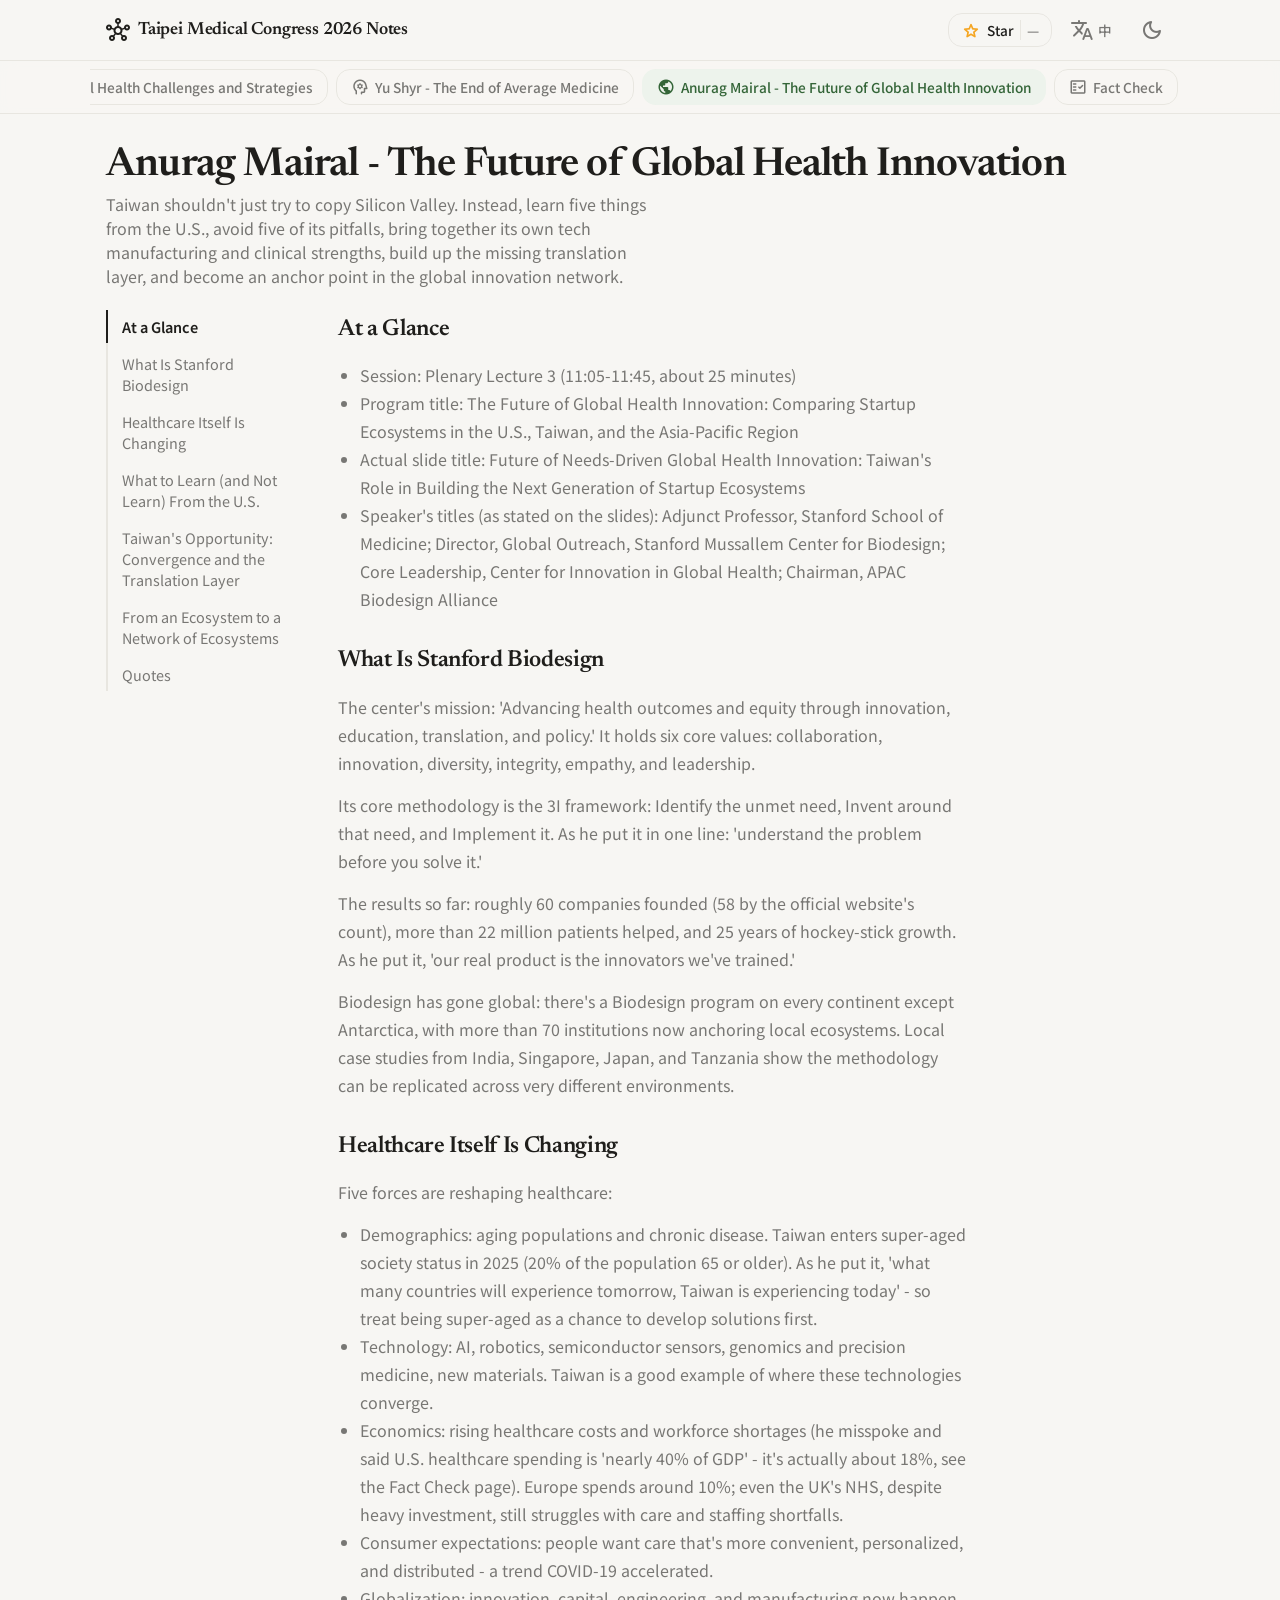
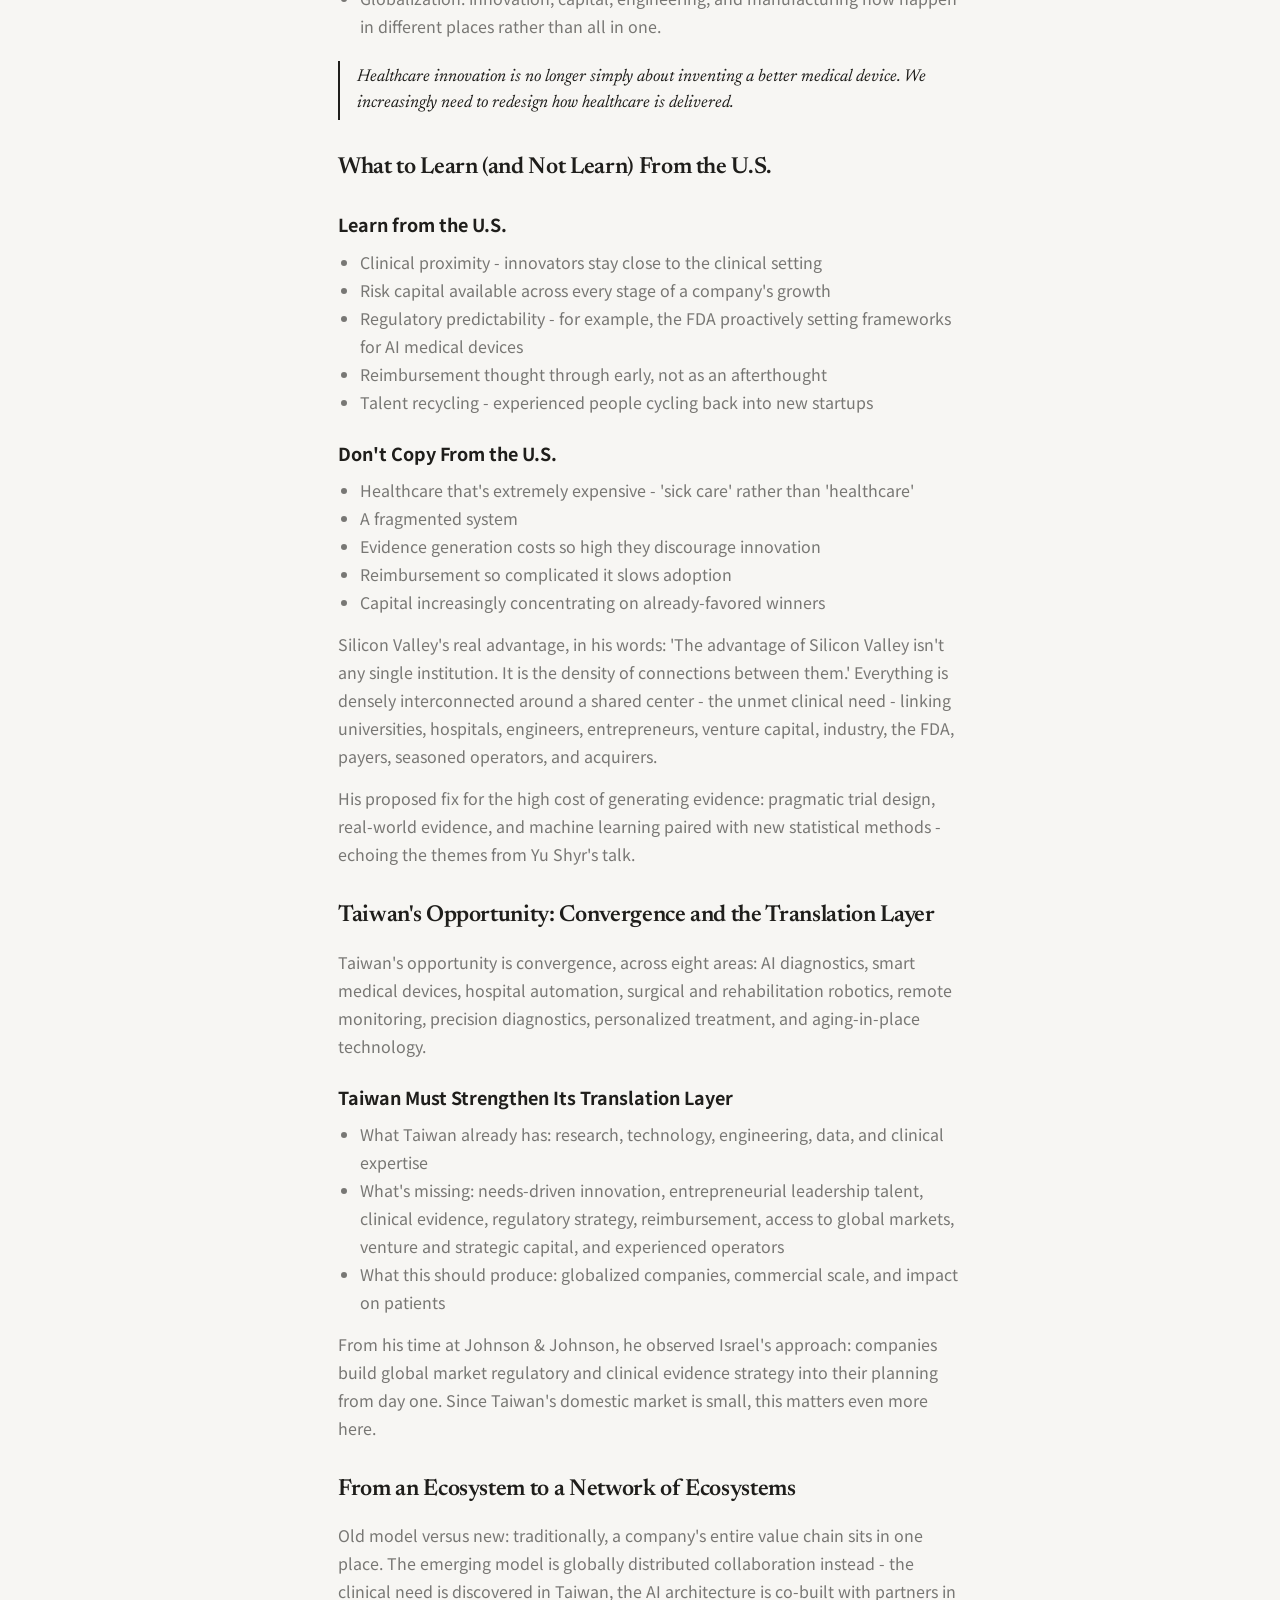
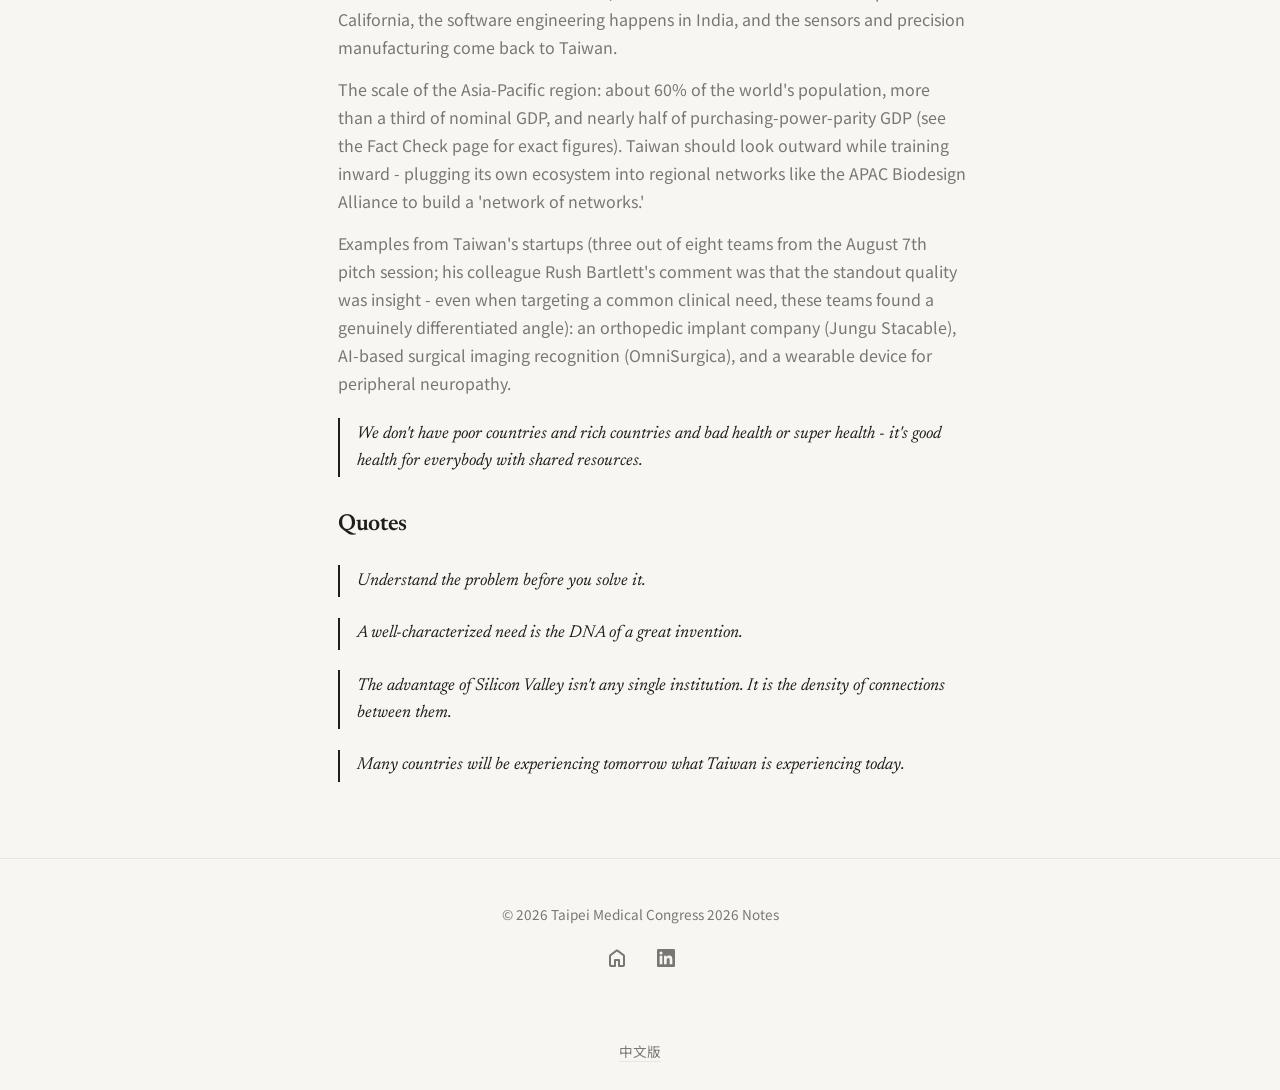
<file: mairal.html>
<!DOCTYPE html>
<html lang="en" data-theme="light">
<head>
  <!-- Google tag (gtag.js) -->
  <script async src="https://www.googletagmanager.com/gtag/js?id=G-D6FVFVSG6E"></script>
  <script>
    window.dataLayer = window.dataLayer || [];
    function gtag(){dataLayer.push(arguments);}
    gtag('js', new Date());
    gtag('config', 'G-D6FVFVSG6E');
  </script>
  <meta charset="UTF-8" />
  <meta name="viewport" content="width=device-width, initial-scale=1.0, viewport-fit=cover" />
  <title>Anurag Mairal · Taipei Medical Congress 2026 Notes</title>
  <meta name="description" content="Notes on Prof. Anurag Mairal's talk - the future of global health innovation and Taiwan's role in startup ecosystems." />
  <meta name="theme-color" content="#F7F6F3" />
  <link rel="canonical" href="https://taiwan-biodesign-2026-notes.peteraim.com/mairal.html" />
  <link rel="alternate" hreflang="en" href="https://taiwan-biodesign-2026-notes.peteraim.com/mairal.html" />
  <link rel="alternate" hreflang="zh-Hant" href="https://taiwan-biodesign-2026-notes.peteraim.com/zh-Hant/mairal.html" />
  <link rel="alternate" hreflang="x-default" href="https://taiwan-biodesign-2026-notes.peteraim.com/mairal.html" />
  <meta property="og:type" content="website" />
  <meta property="og:site_name" content="Taipei Medical Congress 2026 Notes" />
  <meta property="og:title" content="Anurag Mairal · Taipei Medical Congress 2026 Notes" />
  <meta property="og:description" content="Notes on Prof. Anurag Mairal's talk - the future of global health innovation and Taiwan's role in startup ecosystems." />
  <meta property="og:url" content="https://taiwan-biodesign-2026-notes.peteraim.com/mairal.html" />
  <meta name="twitter:card" content="summary_large_image" />
  <meta name="twitter:title" content="Anurag Mairal · Taipei Medical Congress 2026 Notes" />
  <meta name="twitter:description" content="Notes on Prof. Anurag Mairal's talk - the future of global health innovation and Taiwan's role in startup ecosystems." />
  <link rel="preconnect" href="https://fonts.googleapis.com" />
  <link rel="preconnect" href="https://fonts.gstatic.com" crossorigin />
  <link href="https://fonts.googleapis.com/css2?family=Newsreader:ital,opsz,wght@0,6..72,400..700;1,6..72,400..600&family=Noto+Sans+TC:wght@400;500;700&family=Noto+Serif+TC:wght@500;600;700&display=swap" rel="stylesheet" />
  <link href="https://fonts.googleapis.com/css2?family=Material+Symbols+Rounded:opsz,wght,FILL,GRAD@24,400,0,0&display=swap" rel="stylesheet" />
  <link rel="stylesheet" href="assets/styles.css" />
  <meta property="og:image" content="https://taiwan-biodesign-2026-notes.peteraim.com/og-image.png">
  <meta property="og:image:width" content="1200">
  <meta property="og:image:height" content="630">
  <meta name="twitter:image" content="https://taiwan-biodesign-2026-notes.peteraim.com/og-image.png">
</head>
<body data-page="mairal">
  <!-- shell.js injects the app bar, cross-page nav, footer and dialog around this -->
  <main id="page">
<div class="reading-progress" id="readingProgress" aria-hidden="true" style="width: 0%;"></div><header class="page-head"><h1>Anurag Mairal - The Future of Global Health Innovation</h1><p class="page-head__sub">Taiwan shouldn't just try to copy Silicon Valley. Instead, learn five things from the U.S., avoid five of its pitfalls, bring together its own tech manufacturing and clinical strengths, build up the missing translation layer, and become an anchor point in the global innovation network.</p></header><div class="article-layout"><nav class="toc" aria-label="Contents"><div class="toc__inner"><a class="toc-link" href="#at-a-glance" data-toc="at-a-glance">At a Glance</a><a class="toc-link" href="#stanford-biodesign" data-toc="stanford-biodesign">What Is Stanford Biodesign</a><a class="toc-link" href="#healthcare-is-changing" data-toc="healthcare-is-changing">Healthcare Itself Is Changing</a><a class="toc-link" href="#learn-from-the-us" data-toc="learn-from-the-us">What to Learn (and Not Learn) From the U.S.</a><a class="toc-link" href="#taiwans-opportunity" data-toc="taiwans-opportunity">Taiwan's Opportunity: Convergence and the Translation Layer</a><a class="toc-link" href="#ecosystem-of-ecosystems" data-toc="ecosystem-of-ecosystems">From an Ecosystem to a Network of Ecosystems</a><a class="toc-link toc-link--active" href="#quotes" data-toc="quotes">Quotes</a></div></nav><div class="article-body prose"><section class="article-section" id="at-a-glance" data-item="" aria-labelledby="at-a-glance-h"><h2 id="at-a-glance-h">At a Glance</h2><ul><li>Session: Plenary Lecture 3 (11:05-11:45, about 25 minutes)</li><li>Program title: The Future of Global Health Innovation: Comparing Startup Ecosystems in the U.S., Taiwan, and the Asia-Pacific Region</li><li>Actual slide title: Future of Needs-Driven Global Health Innovation: Taiwan's Role in Building the Next Generation of Startup Ecosystems</li><li>Speaker's titles (as stated on the slides): Adjunct Professor, Stanford School of Medicine; Director, Global Outreach, Stanford Mussallem Center for Biodesign; Core Leadership, Center for Innovation in Global Health; Chairman, APAC Biodesign Alliance</li></ul></section><section class="article-section" id="stanford-biodesign" data-item="" aria-labelledby="stanford-biodesign-h"><h2 id="stanford-biodesign-h">What Is Stanford Biodesign</h2><p>The center's mission: 'Advancing health outcomes and equity through innovation, education, translation, and policy.' It holds six core values: collaboration, innovation, diversity, integrity, empathy, and leadership.</p><p>Its core methodology is the 3I framework: Identify the unmet need, Invent around that need, and Implement it. As he put it in one line: 'understand the problem before you solve it.'</p><p>The results so far: roughly 60 companies founded (58 by the official website's count), more than 22 million patients helped, and 25 years of hockey-stick growth. As he put it, 'our real product is the innovators we've trained.'</p><p>Biodesign has gone global: there's a Biodesign program on every continent except Antarctica, with more than 70 institutions now anchoring local ecosystems. Local case studies from India, Singapore, Japan, and Tanzania show the methodology can be replicated across very different environments.</p></section><section class="article-section" id="healthcare-is-changing" data-item="" aria-labelledby="healthcare-is-changing-h"><h2 id="healthcare-is-changing-h">Healthcare Itself Is Changing</h2><p>Five forces are reshaping healthcare:</p><ul><li>Demographics: aging populations and chronic disease. Taiwan enters super-aged society status in 2025 (20% of the population 65 or older). As he put it, 'what many countries will experience tomorrow, Taiwan is experiencing today' - so treat being super-aged as a chance to develop solutions first.</li><li>Technology: AI, robotics, semiconductor sensors, genomics and precision medicine, new materials. Taiwan is a good example of where these technologies converge.</li><li>Economics: rising healthcare costs and workforce shortages (he misspoke and said U.S. healthcare spending is 'nearly 40% of GDP' - it's actually about 18%, see the Fact Check page). Europe spends around 10%; even the UK's NHS, despite heavy investment, still struggles with care and staffing shortfalls.</li><li>Consumer expectations: people want care that's more convenient, personalized, and distributed - a trend COVID-19 accelerated.</li><li>Globalization: innovation, capital, engineering, and manufacturing now happen in different places rather than all in one.</li></ul><blockquote>Healthcare innovation is no longer simply about inventing a better medical device. We increasingly need to redesign how healthcare is delivered.</blockquote></section><section class="article-section" id="learn-from-the-us" data-item="" aria-labelledby="learn-from-the-us-h"><h2 id="learn-from-the-us-h">What to Learn (and Not Learn) From the U.S.</h2><h3>Learn from the U.S.</h3><ul><li>Clinical proximity - innovators stay close to the clinical setting</li><li>Risk capital available across every stage of a company's growth</li><li>Regulatory predictability - for example, the FDA proactively setting frameworks for AI medical devices</li><li>Reimbursement thought through early, not as an afterthought</li><li>Talent recycling - experienced people cycling back into new startups</li></ul><h3>Don't Copy From the U.S.</h3><ul><li>Healthcare that's extremely expensive - 'sick care' rather than 'healthcare'</li><li>A fragmented system</li><li>Evidence generation costs so high they discourage innovation</li><li>Reimbursement so complicated it slows adoption</li><li>Capital increasingly concentrating on already-favored winners</li></ul><p>Silicon Valley's real advantage, in his words: 'The advantage of Silicon Valley isn't any single institution. It is the density of connections between them.' Everything is densely interconnected around a shared center - the unmet clinical need - linking universities, hospitals, engineers, entrepreneurs, venture capital, industry, the FDA, payers, seasoned operators, and acquirers.</p><p>His proposed fix for the high cost of generating evidence: pragmatic trial design, real-world evidence, and machine learning paired with new statistical methods - echoing the themes from Yu Shyr's talk.</p></section><section class="article-section" id="taiwans-opportunity" data-item="" aria-labelledby="taiwans-opportunity-h"><h2 id="taiwans-opportunity-h">Taiwan's Opportunity: Convergence and the Translation Layer</h2><p>Taiwan's opportunity is convergence, across eight areas: AI diagnostics, smart medical devices, hospital automation, surgical and rehabilitation robotics, remote monitoring, precision diagnostics, personalized treatment, and aging-in-place technology.</p><h3>Taiwan Must Strengthen Its Translation Layer</h3><ul><li>What Taiwan already has: research, technology, engineering, data, and clinical expertise</li><li>What's missing: needs-driven innovation, entrepreneurial leadership talent, clinical evidence, regulatory strategy, reimbursement, access to global markets, venture and strategic capital, and experienced operators</li><li>What this should produce: globalized companies, commercial scale, and impact on patients</li></ul><p>From his time at Johnson &amp; Johnson, he observed Israel's approach: companies build global market regulatory and clinical evidence strategy into their planning from day one. Since Taiwan's domestic market is small, this matters even more here.</p></section><section class="article-section" id="ecosystem-of-ecosystems" data-item="" aria-labelledby="ecosystem-of-ecosystems-h"><h2 id="ecosystem-of-ecosystems-h">From an Ecosystem to a Network of Ecosystems</h2><p>Old model versus new: traditionally, a company's entire value chain sits in one place. The emerging model is globally distributed collaboration instead - the clinical need is discovered in Taiwan, the AI architecture is co-built with partners in California, the software engineering happens in India, and the sensors and precision manufacturing come back to Taiwan.</p><p>The scale of the Asia-Pacific region: about 60% of the world's population, more than a third of nominal GDP, and nearly half of purchasing-power-parity GDP (see the Fact Check page for exact figures). Taiwan should look outward while training inward - plugging its own ecosystem into regional networks like the APAC Biodesign Alliance to build a 'network of networks.'</p><p>Examples from Taiwan's startups (three out of eight teams from the August 7th pitch session; his colleague Rush Bartlett's comment was that the standout quality was insight - even when targeting a common clinical need, these teams found a genuinely differentiated angle): an orthopedic implant company (Jungu Stacable), AI-based surgical imaging recognition (OmniSurgica), and a wearable device for peripheral neuropathy.</p><blockquote>We don't have poor countries and rich countries and bad health or super health - it's good health for everybody with shared resources.</blockquote></section><section class="article-section" id="quotes" data-item="" aria-labelledby="quotes-h"><h2 id="quotes-h">Quotes</h2><blockquote>Understand the problem before you solve it.</blockquote><blockquote>A well-characterized need is the DNA of a great invention.</blockquote><blockquote>The advantage of Silicon Valley isn't any single institution. It is the density of connections between them.</blockquote><blockquote>Many countries will be experiencing tomorrow what Taiwan is experiencing today.</blockquote></section></div></div>
</main>

  <script src="data/data.js"></script>
  <script src="assets/shell.js"></script>
  <script src="assets/app.js"></script>
<p class="lang-alt-link" style="text-align:center;padding:12px;"><a href="/zh-Hant/mairal.html" hreflang="zh-Hant" rel="alternate" lang="zh-Hant">中文版</a></p>
</body>
</html>
</file>
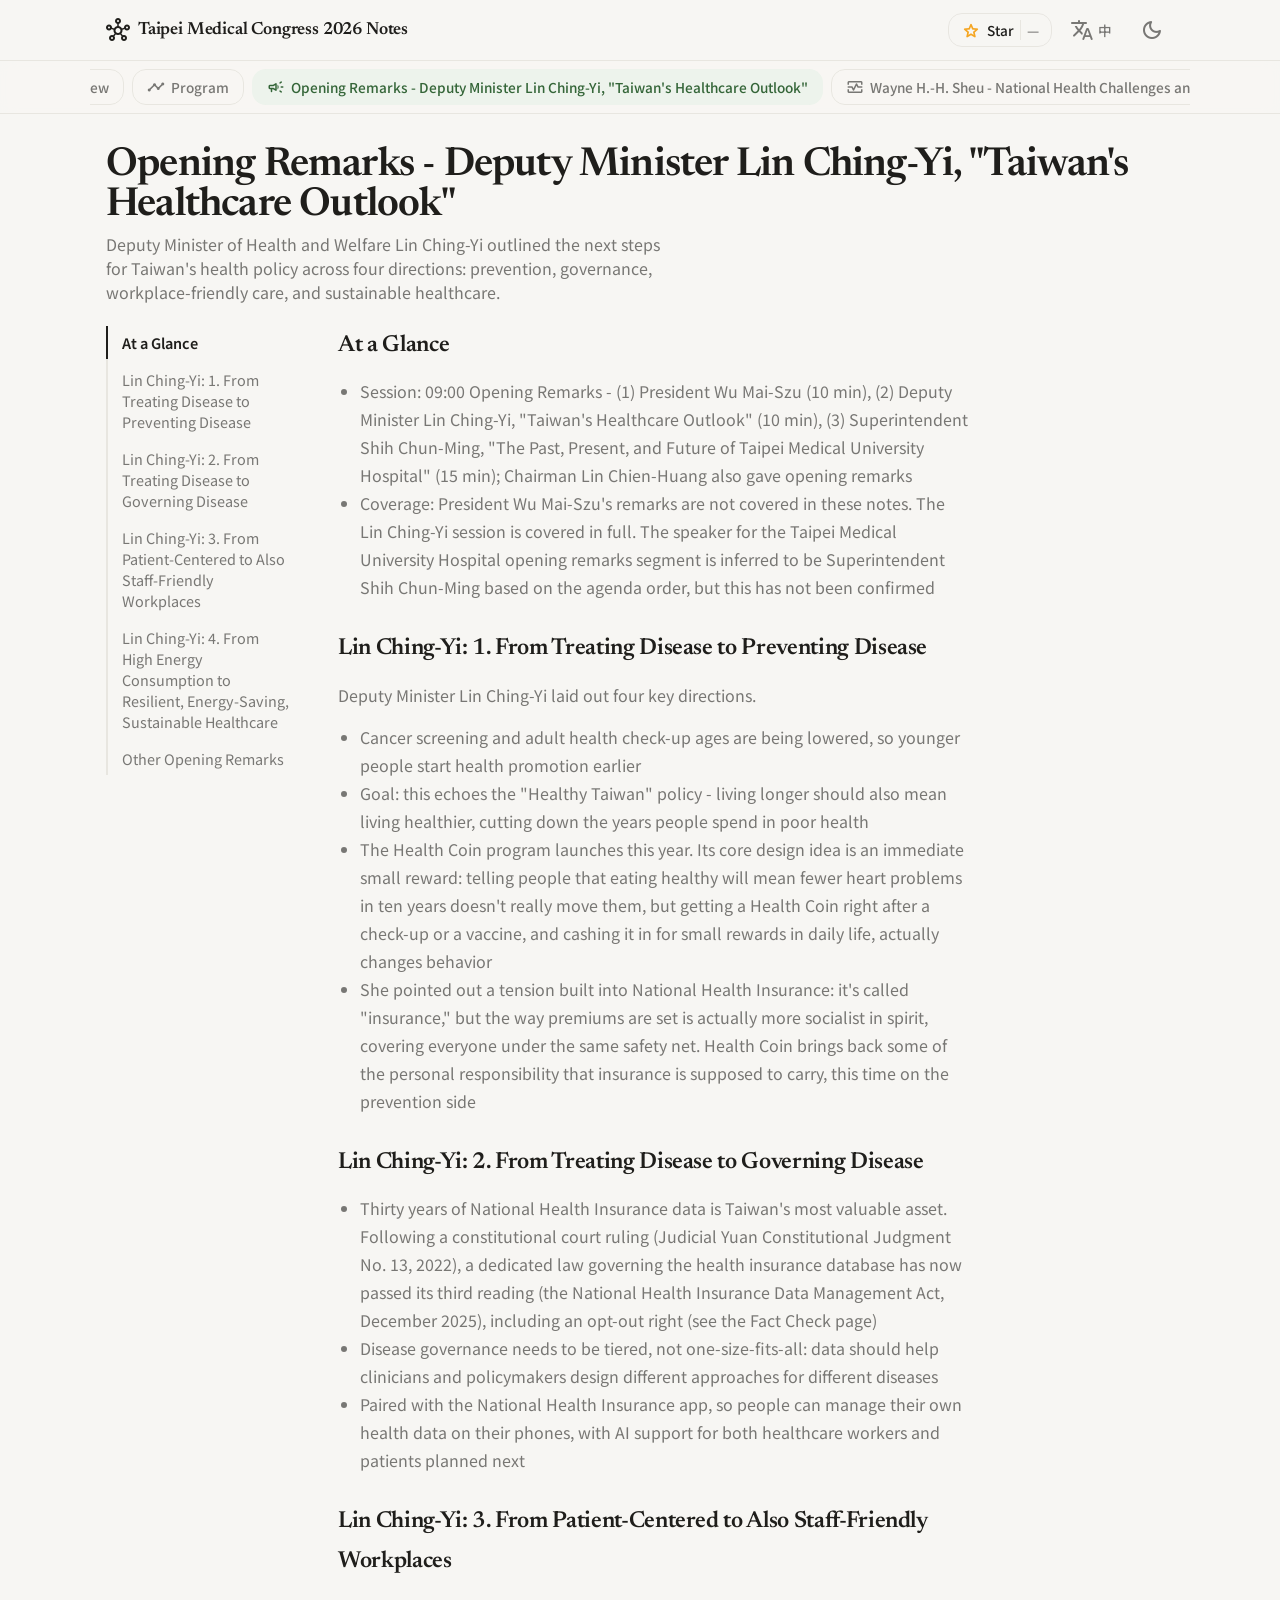
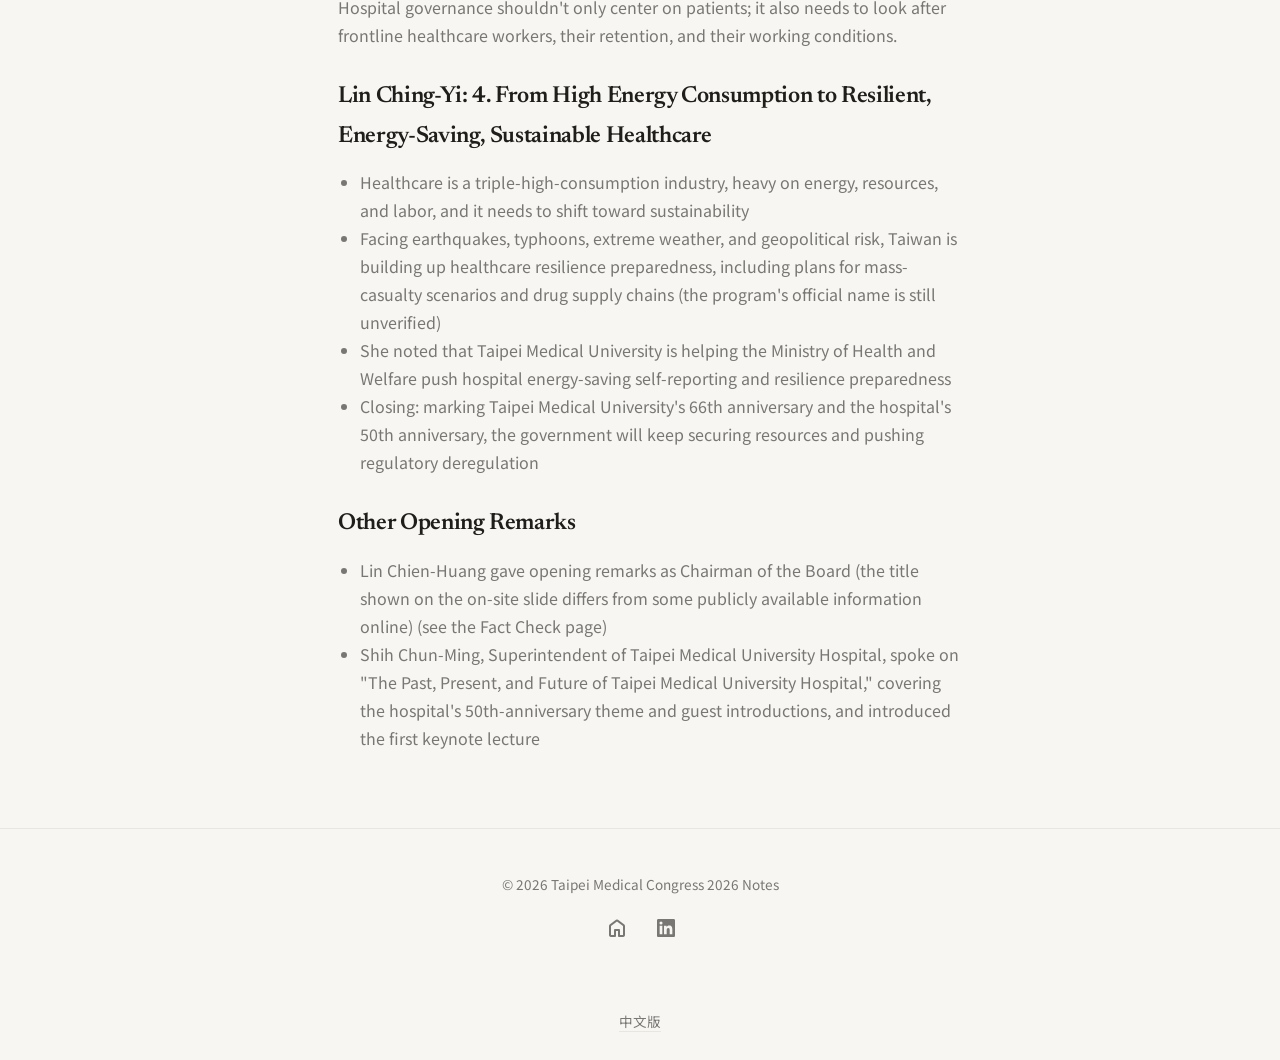
<file: opening.html>
<!DOCTYPE html>
<html lang="en" data-theme="light">
<head>
  <!-- Google tag (gtag.js) -->
  <script async src="https://www.googletagmanager.com/gtag/js?id=G-D6FVFVSG6E"></script>
  <script>
    window.dataLayer = window.dataLayer || [];
    function gtag(){dataLayer.push(arguments);}
    gtag('js', new Date());
    gtag('config', 'G-D6FVFVSG6E');
  </script>
  <meta charset="UTF-8" />
  <meta name="viewport" content="width=device-width, initial-scale=1.0, viewport-fit=cover" />
  <title>Opening Remarks · Taipei Medical Congress 2026 Notes</title>
  <meta name="description" content="Notes on the opening remarks - Deputy Minister Ching-Yi Lin on the outlook for healthcare in Taiwan." />
  <meta name="theme-color" content="#F7F6F3" />
  <link rel="canonical" href="https://taiwan-biodesign-2026-notes.peteraim.com/opening.html" />
  <link rel="alternate" hreflang="en" href="https://taiwan-biodesign-2026-notes.peteraim.com/opening.html" />
  <link rel="alternate" hreflang="zh-Hant" href="https://taiwan-biodesign-2026-notes.peteraim.com/zh-Hant/opening.html" />
  <link rel="alternate" hreflang="x-default" href="https://taiwan-biodesign-2026-notes.peteraim.com/opening.html" />
  <meta property="og:type" content="website" />
  <meta property="og:site_name" content="Taipei Medical Congress 2026 Notes" />
  <meta property="og:title" content="Opening Remarks · Taipei Medical Congress 2026 Notes" />
  <meta property="og:description" content="Notes on the opening remarks - Deputy Minister Ching-Yi Lin on the outlook for healthcare in Taiwan." />
  <meta property="og:url" content="https://taiwan-biodesign-2026-notes.peteraim.com/opening.html" />
  <meta name="twitter:card" content="summary_large_image" />
  <meta name="twitter:title" content="Opening Remarks · Taipei Medical Congress 2026 Notes" />
  <meta name="twitter:description" content="Notes on the opening remarks - Deputy Minister Ching-Yi Lin on the outlook for healthcare in Taiwan." />
  <link rel="preconnect" href="https://fonts.googleapis.com" />
  <link rel="preconnect" href="https://fonts.gstatic.com" crossorigin />
  <link href="https://fonts.googleapis.com/css2?family=Newsreader:ital,opsz,wght@0,6..72,400..700;1,6..72,400..600&family=Noto+Sans+TC:wght@400;500;700&family=Noto+Serif+TC:wght@500;600;700&display=swap" rel="stylesheet" />
  <link href="https://fonts.googleapis.com/css2?family=Material+Symbols+Rounded:opsz,wght,FILL,GRAD@24,400,0,0&display=swap" rel="stylesheet" />
  <link rel="stylesheet" href="assets/styles.css" />
  <meta property="og:image" content="https://taiwan-biodesign-2026-notes.peteraim.com/og-image.png">
  <meta property="og:image:width" content="1200">
  <meta property="og:image:height" content="630">
  <meta name="twitter:image" content="https://taiwan-biodesign-2026-notes.peteraim.com/og-image.png">
</head>
<body data-page="opening">
  <!-- shell.js injects the app bar, cross-page nav, footer and dialog around this -->
  <main id="page">
<div class="reading-progress" id="readingProgress" aria-hidden="true" style="width: 0%;"></div><header class="page-head"><h1>Opening Remarks - Deputy Minister Lin Ching-Yi, "Taiwan's Healthcare Outlook"</h1><p class="page-head__sub">Deputy Minister of Health and Welfare Lin Ching-Yi outlined the next steps for Taiwan's health policy across four directions: prevention, governance, workplace-friendly care, and sustainable healthcare.</p></header><div class="article-layout"><nav class="toc" aria-label="Contents"><div class="toc__inner"><a class="toc-link" href="#at-a-glance" data-toc="at-a-glance">At a Glance</a><a class="toc-link" href="#prevention" data-toc="prevention">Lin Ching-Yi: 1. From Treating Disease to Preventing Disease</a><a class="toc-link" href="#governance" data-toc="governance">Lin Ching-Yi: 2. From Treating Disease to Governing Disease</a><a class="toc-link" href="#workplace-friendly" data-toc="workplace-friendly">Lin Ching-Yi: 3. From Patient-Centered to Also Staff-Friendly Workplaces</a><a class="toc-link toc-link--active" href="#sustainable-healthcare" data-toc="sustainable-healthcare">Lin Ching-Yi: 4. From High Energy Consumption to Resilient, Energy-Saving, Sustainable Healthcare</a><a class="toc-link" href="#other-remarks" data-toc="other-remarks">Other Opening Remarks</a></div></nav><div class="article-body prose"><section class="article-section" id="at-a-glance" data-item="" aria-labelledby="at-a-glance-h"><h2 id="at-a-glance-h">At a Glance</h2><ul><li>Session: 09:00 Opening Remarks - (1) President Wu Mai-Szu (10 min), (2) Deputy Minister Lin Ching-Yi, "Taiwan's Healthcare Outlook" (10 min), (3) Superintendent Shih Chun-Ming, "The Past, Present, and Future of Taipei Medical University Hospital" (15 min); Chairman Lin Chien-Huang also gave opening remarks</li><li>Coverage: President Wu Mai-Szu's remarks are not covered in these notes. The Lin Ching-Yi session is covered in full. The speaker for the Taipei Medical University Hospital opening remarks segment is inferred to be Superintendent Shih Chun-Ming based on the agenda order, but this has not been confirmed</li></ul></section><section class="article-section" id="prevention" data-item="" aria-labelledby="prevention-h"><h2 id="prevention-h">Lin Ching-Yi: 1. From Treating Disease to Preventing Disease</h2><p>Deputy Minister Lin Ching-Yi laid out four key directions.</p><ul><li>Cancer screening and adult health check-up ages are being lowered, so younger people start health promotion earlier</li><li>Goal: this echoes the "Healthy Taiwan" policy - living longer should also mean living healthier, cutting down the years people spend in poor health</li><li>The Health Coin program launches this year. Its core design idea is an immediate small reward: telling people that eating healthy will mean fewer heart problems in ten years doesn't really move them, but getting a Health Coin right after a check-up or a vaccine, and cashing it in for small rewards in daily life, actually changes behavior</li><li>She pointed out a tension built into National Health Insurance: it's called "insurance," but the way premiums are set is actually more socialist in spirit, covering everyone under the same safety net. Health Coin brings back some of the personal responsibility that insurance is supposed to carry, this time on the prevention side</li></ul></section><section class="article-section" id="governance" data-item="" aria-labelledby="governance-h"><h2 id="governance-h">Lin Ching-Yi: 2. From Treating Disease to Governing Disease</h2><ul><li>Thirty years of National Health Insurance data is Taiwan's most valuable asset. Following a constitutional court ruling (Judicial Yuan Constitutional Judgment No. 13, 2022), a dedicated law governing the health insurance database has now passed its third reading (the National Health Insurance Data Management Act, December 2025), including an opt-out right (see the Fact Check page)</li><li>Disease governance needs to be tiered, not one-size-fits-all: data should help clinicians and policymakers design different approaches for different diseases</li><li>Paired with the National Health Insurance app, so people can manage their own health data on their phones, with AI support for both healthcare workers and patients planned next</li></ul></section><section class="article-section" id="workplace-friendly" data-item="" aria-labelledby="workplace-friendly-h"><h2 id="workplace-friendly-h">Lin Ching-Yi: 3. From Patient-Centered to Also Staff-Friendly Workplaces</h2><p>Hospital governance shouldn't only center on patients; it also needs to look after frontline healthcare workers, their retention, and their working conditions.</p></section><section class="article-section" id="sustainable-healthcare" data-item="" aria-labelledby="sustainable-healthcare-h"><h2 id="sustainable-healthcare-h">Lin Ching-Yi: 4. From High Energy Consumption to Resilient, Energy-Saving, Sustainable Healthcare</h2><ul><li>Healthcare is a triple-high-consumption industry, heavy on energy, resources, and labor, and it needs to shift toward sustainability</li><li>Facing earthquakes, typhoons, extreme weather, and geopolitical risk, Taiwan is building up healthcare resilience preparedness, including plans for mass-casualty scenarios and drug supply chains (the program's official name is still unverified)</li><li>She noted that Taipei Medical University is helping the Ministry of Health and Welfare push hospital energy-saving self-reporting and resilience preparedness</li><li>Closing: marking Taipei Medical University's 66th anniversary and the hospital's 50th anniversary, the government will keep securing resources and pushing regulatory deregulation</li></ul></section><section class="article-section" id="other-remarks" data-item="" aria-labelledby="other-remarks-h"><h2 id="other-remarks-h">Other Opening Remarks</h2><ul><li>Lin Chien-Huang gave opening remarks as Chairman of the Board (the title shown on the on-site slide differs from some publicly available information online) (see the Fact Check page)</li><li>Shih Chun-Ming, Superintendent of Taipei Medical University Hospital, spoke on "The Past, Present, and Future of Taipei Medical University Hospital," covering the hospital's 50th-anniversary theme and guest introductions, and introduced the first keynote lecture</li></ul></section></div></div>
</main>

  <script src="data/data.js"></script>
  <script src="assets/shell.js"></script>
  <script src="assets/app.js"></script>
<p class="lang-alt-link" style="text-align:center;padding:12px;"><a href="/zh-Hant/opening.html" hreflang="zh-Hant" rel="alternate" lang="zh-Hant">中文版</a></p>
</body>
</html>
</file>
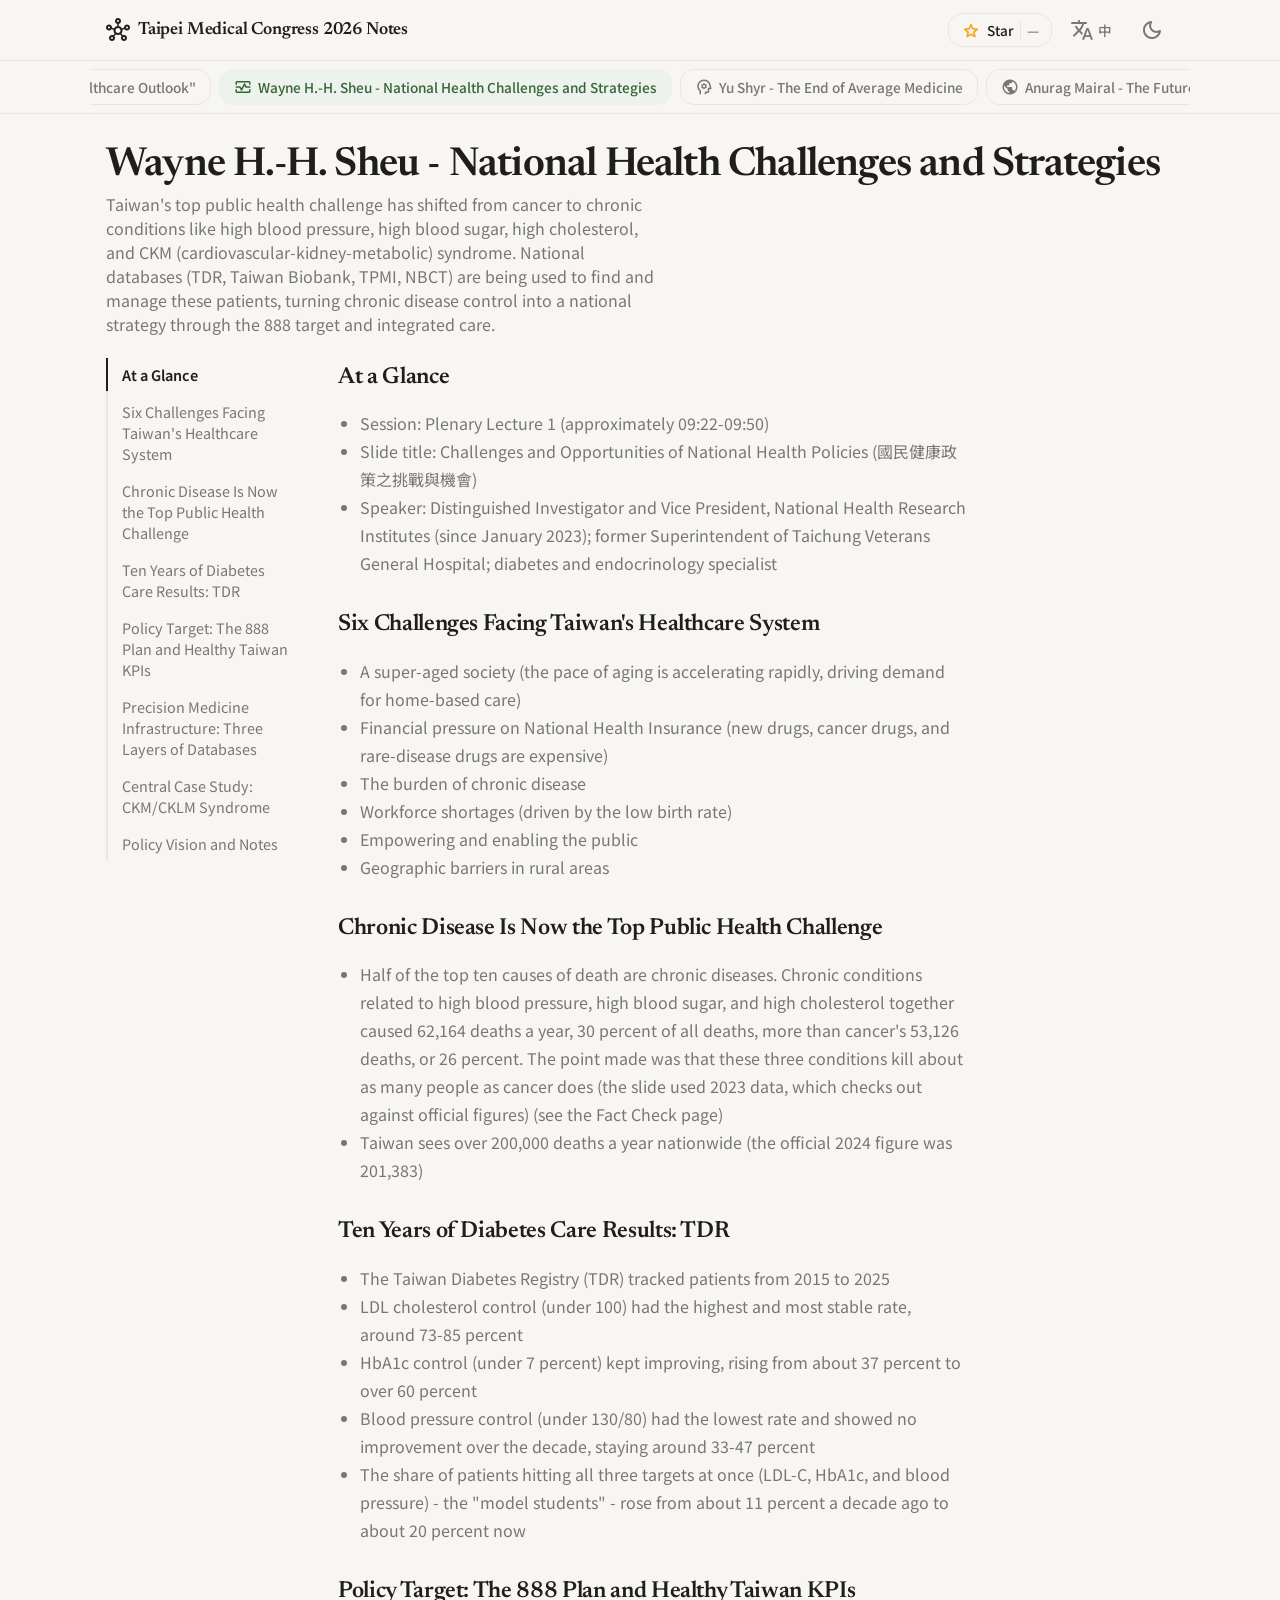
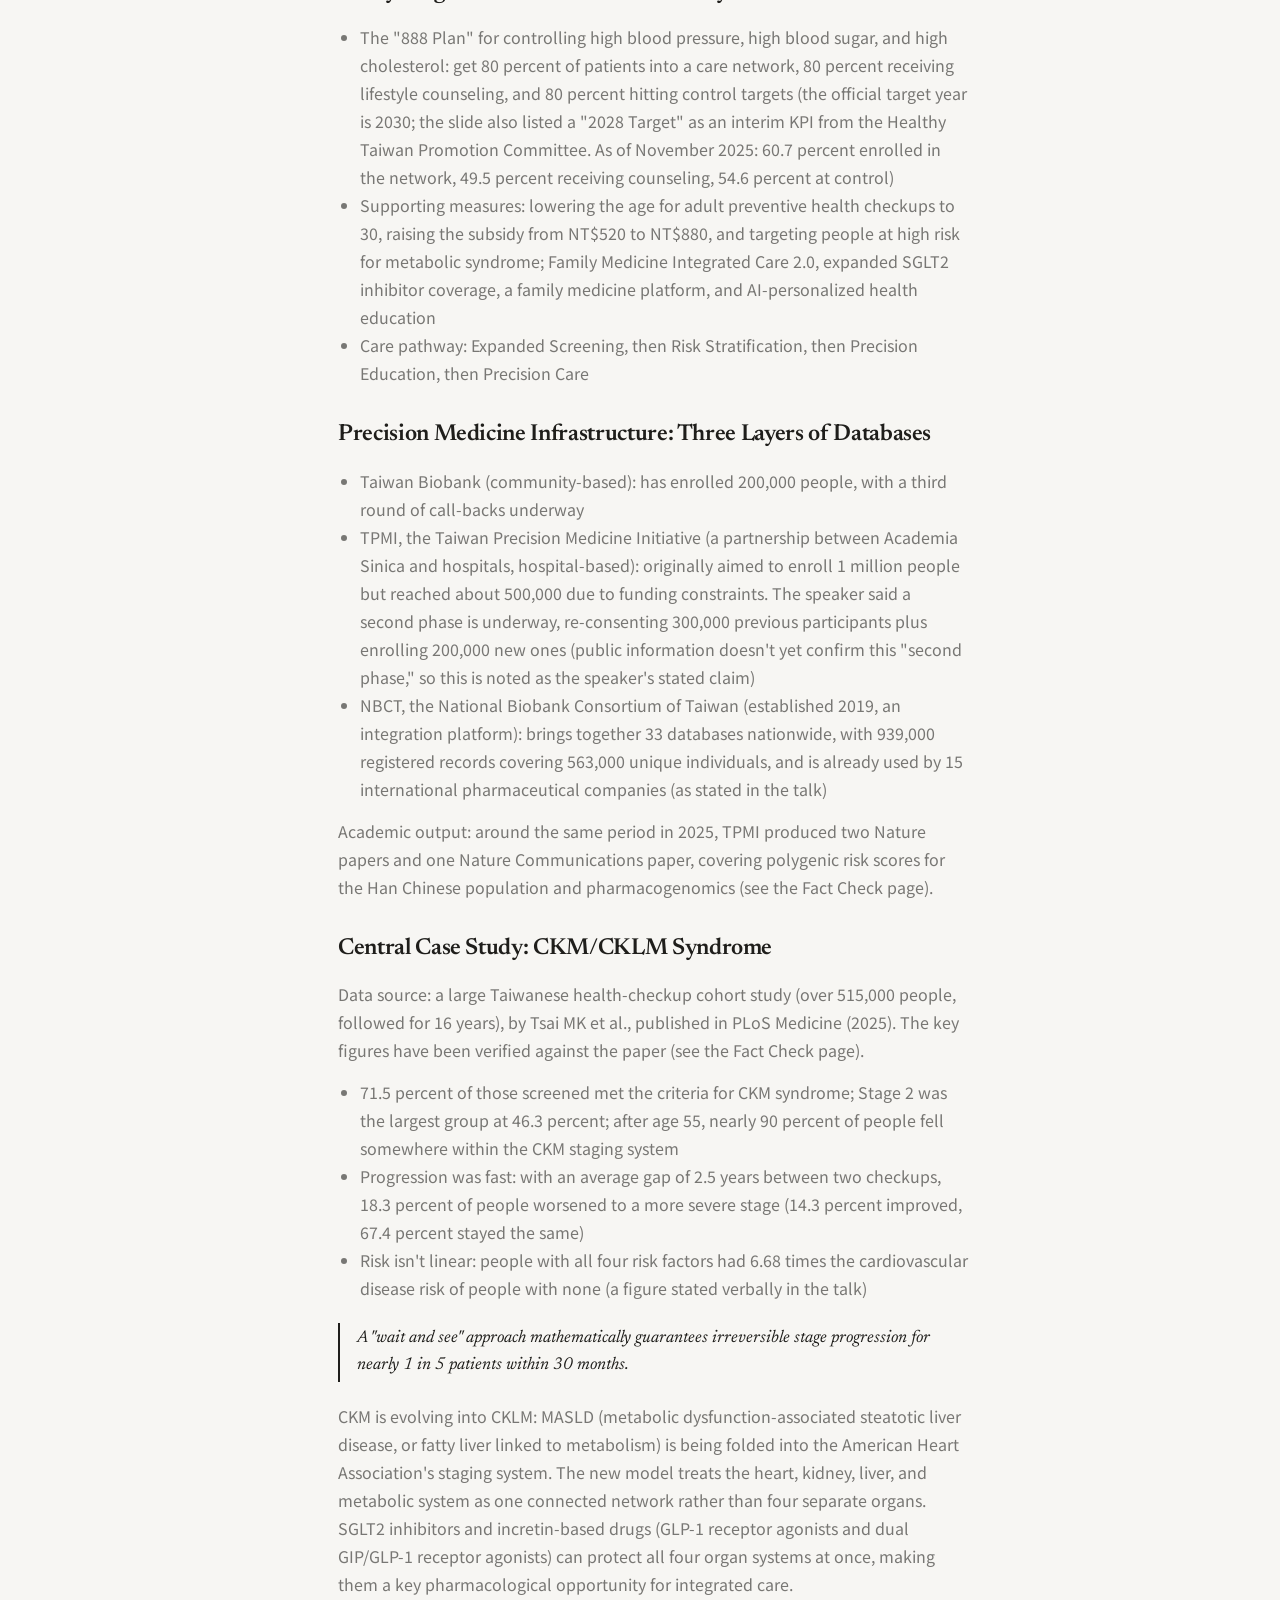
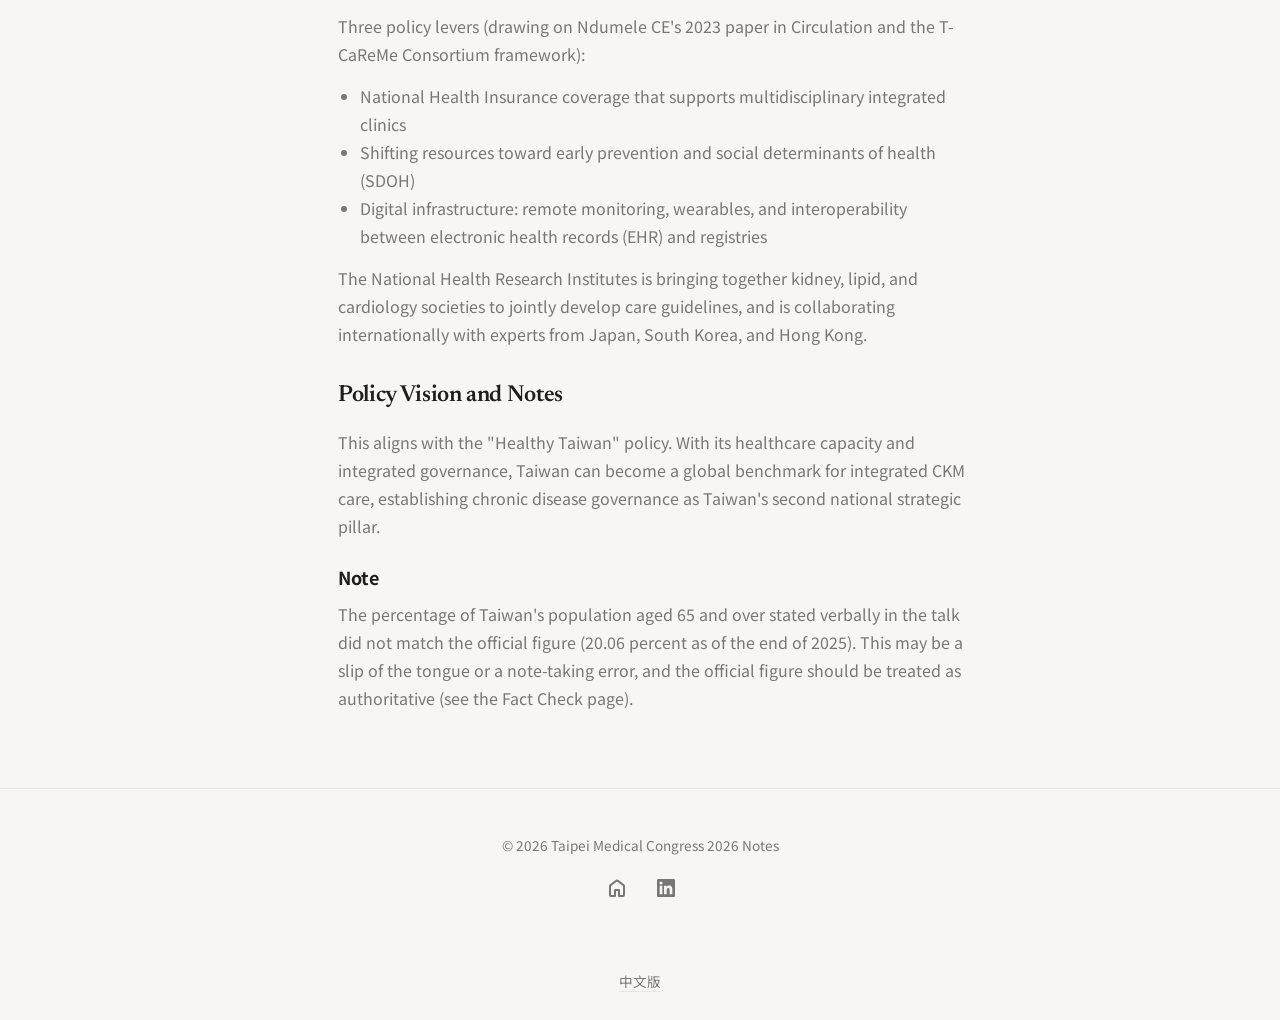
<file: sheu.html>
<!DOCTYPE html>
<html lang="en" data-theme="light">
<head>
  <!-- Google tag (gtag.js) -->
  <script async src="https://www.googletagmanager.com/gtag/js?id=G-D6FVFVSG6E"></script>
  <script>
    window.dataLayer = window.dataLayer || [];
    function gtag(){dataLayer.push(arguments);}
    gtag('js', new Date());
    gtag('config', 'G-D6FVFVSG6E');
  </script>
  <meta charset="UTF-8" />
  <meta name="viewport" content="width=device-width, initial-scale=1.0, viewport-fit=cover" />
  <title>Wayne H.-H. Sheu · Taipei Medical Congress 2026 Notes</title>
  <meta name="description" content="Notes on NHRI Vice President Wayne Huey-Herng Sheu's talk - national health challenges, the 888 program, biobanks, and CKM syndrome." />
  <meta name="theme-color" content="#F7F6F3" />
  <link rel="canonical" href="https://taiwan-biodesign-2026-notes.peteraim.com/sheu.html" />
  <link rel="alternate" hreflang="en" href="https://taiwan-biodesign-2026-notes.peteraim.com/sheu.html" />
  <link rel="alternate" hreflang="zh-Hant" href="https://taiwan-biodesign-2026-notes.peteraim.com/zh-Hant/sheu.html" />
  <link rel="alternate" hreflang="x-default" href="https://taiwan-biodesign-2026-notes.peteraim.com/sheu.html" />
  <meta property="og:type" content="website" />
  <meta property="og:site_name" content="Taipei Medical Congress 2026 Notes" />
  <meta property="og:title" content="Wayne H.-H. Sheu · Taipei Medical Congress 2026 Notes" />
  <meta property="og:description" content="Notes on NHRI Vice President Wayne Huey-Herng Sheu's talk - national health challenges, the 888 program, biobanks, and CKM syndrome." />
  <meta property="og:url" content="https://taiwan-biodesign-2026-notes.peteraim.com/sheu.html" />
  <meta name="twitter:card" content="summary_large_image" />
  <meta name="twitter:title" content="Wayne H.-H. Sheu · Taipei Medical Congress 2026 Notes" />
  <meta name="twitter:description" content="Notes on NHRI Vice President Wayne Huey-Herng Sheu's talk - national health challenges, the 888 program, biobanks, and CKM syndrome." />
  <link rel="preconnect" href="https://fonts.googleapis.com" />
  <link rel="preconnect" href="https://fonts.gstatic.com" crossorigin />
  <link href="https://fonts.googleapis.com/css2?family=Newsreader:ital,opsz,wght@0,6..72,400..700;1,6..72,400..600&family=Noto+Sans+TC:wght@400;500;700&family=Noto+Serif+TC:wght@500;600;700&display=swap" rel="stylesheet" />
  <link href="https://fonts.googleapis.com/css2?family=Material+Symbols+Rounded:opsz,wght,FILL,GRAD@24,400,0,0&display=swap" rel="stylesheet" />
  <link rel="stylesheet" href="assets/styles.css" />
  <meta property="og:image" content="https://taiwan-biodesign-2026-notes.peteraim.com/og-image.png">
  <meta property="og:image:width" content="1200">
  <meta property="og:image:height" content="630">
  <meta name="twitter:image" content="https://taiwan-biodesign-2026-notes.peteraim.com/og-image.png">
</head>
<body data-page="sheu">
  <!-- shell.js injects the app bar, cross-page nav, footer and dialog around this -->
  <main id="page">
<div class="reading-progress" id="readingProgress" aria-hidden="true" style="width: 0%;"></div><header class="page-head"><h1>Wayne H.-H. Sheu - National Health Challenges and Strategies</h1><p class="page-head__sub">Taiwan's top public health challenge has shifted from cancer to chronic conditions like high blood pressure, high blood sugar, high cholesterol, and CKM (cardiovascular-kidney-metabolic) syndrome. National databases (TDR, Taiwan Biobank, TPMI, NBCT) are being used to find and manage these patients, turning chronic disease control into a national strategy through the 888 target and integrated care.</p></header><div class="article-layout"><nav class="toc" aria-label="Contents"><div class="toc__inner"><a class="toc-link" href="#at-a-glance" data-toc="at-a-glance">At a Glance</a><a class="toc-link" href="#six-challenges" data-toc="six-challenges">Six Challenges Facing Taiwan's Healthcare System</a><a class="toc-link" href="#chronic-disease-leading-challenge" data-toc="chronic-disease-leading-challenge">Chronic Disease Is Now the Top Public Health Challenge</a><a class="toc-link" href="#tdr-diabetes-registry" data-toc="tdr-diabetes-registry">Ten Years of Diabetes Care Results: TDR</a><a class="toc-link" href="#policy-888-target" data-toc="policy-888-target">Policy Target: The 888 Plan and Healthy Taiwan KPIs</a><a class="toc-link" href="#precision-medicine-databases" data-toc="precision-medicine-databases">Precision Medicine Infrastructure: Three Layers of Databases</a><a class="toc-link" href="#ckm-cklm-syndrome" data-toc="ckm-cklm-syndrome">Central Case Study: CKM/CKLM Syndrome</a><a class="toc-link toc-link--active" href="#policy-vision" data-toc="policy-vision">Policy Vision and Notes</a></div></nav><div class="article-body prose"><section class="article-section" id="at-a-glance" data-item="" aria-labelledby="at-a-glance-h"><h2 id="at-a-glance-h">At a Glance</h2><ul><li>Session: Plenary Lecture 1 (approximately 09:22-09:50)</li><li>Slide title: Challenges and Opportunities of National Health Policies (國民健康政策之挑戰與機會)</li><li>Speaker: Distinguished Investigator and Vice President, National Health Research Institutes (since January 2023); former Superintendent of Taichung Veterans General Hospital; diabetes and endocrinology specialist</li></ul></section><section class="article-section" id="six-challenges" data-item="" aria-labelledby="six-challenges-h"><h2 id="six-challenges-h">Six Challenges Facing Taiwan's Healthcare System</h2><ul><li>A super-aged society (the pace of aging is accelerating rapidly, driving demand for home-based care)</li><li>Financial pressure on National Health Insurance (new drugs, cancer drugs, and rare-disease drugs are expensive)</li><li>The burden of chronic disease</li><li>Workforce shortages (driven by the low birth rate)</li><li>Empowering and enabling the public</li><li>Geographic barriers in rural areas</li></ul></section><section class="article-section" id="chronic-disease-leading-challenge" data-item="" aria-labelledby="chronic-disease-leading-challenge-h"><h2 id="chronic-disease-leading-challenge-h">Chronic Disease Is Now the Top Public Health Challenge</h2><ul><li>Half of the top ten causes of death are chronic diseases. Chronic conditions related to high blood pressure, high blood sugar, and high cholesterol together caused 62,164 deaths a year, 30 percent of all deaths, more than cancer's 53,126 deaths, or 26 percent. The point made was that these three conditions kill about as many people as cancer does (the slide used 2023 data, which checks out against official figures) (see the Fact Check page)</li><li>Taiwan sees over 200,000 deaths a year nationwide (the official 2024 figure was 201,383)</li></ul></section><section class="article-section" id="tdr-diabetes-registry" data-item="" aria-labelledby="tdr-diabetes-registry-h"><h2 id="tdr-diabetes-registry-h">Ten Years of Diabetes Care Results: TDR</h2><ul><li>The Taiwan Diabetes Registry (TDR) tracked patients from 2015 to 2025</li><li>LDL cholesterol control (under 100) had the highest and most stable rate, around 73-85 percent</li><li>HbA1c control (under 7 percent) kept improving, rising from about 37 percent to over 60 percent</li><li>Blood pressure control (under 130/80) had the lowest rate and showed no improvement over the decade, staying around 33-47 percent</li><li>The share of patients hitting all three targets at once (LDL-C, HbA1c, and blood pressure) - the "model students" - rose from about 11 percent a decade ago to about 20 percent now</li></ul></section><section class="article-section" id="policy-888-target" data-item="" aria-labelledby="policy-888-target-h"><h2 id="policy-888-target-h">Policy Target: The 888 Plan and Healthy Taiwan KPIs</h2><ul><li>The "888 Plan" for controlling high blood pressure, high blood sugar, and high cholesterol: get 80 percent of patients into a care network, 80 percent receiving lifestyle counseling, and 80 percent hitting control targets (the official target year is 2030; the slide also listed a "2028 Target" as an interim KPI from the Healthy Taiwan Promotion Committee. As of November 2025: 60.7 percent enrolled in the network, 49.5 percent receiving counseling, 54.6 percent at control)</li><li>Supporting measures: lowering the age for adult preventive health checkups to 30, raising the subsidy from NT$520 to NT$880, and targeting people at high risk for metabolic syndrome; Family Medicine Integrated Care 2.0, expanded SGLT2 inhibitor coverage, a family medicine platform, and AI-personalized health education</li><li>Care pathway: Expanded Screening, then Risk Stratification, then Precision Education, then Precision Care</li></ul></section><section class="article-section" id="precision-medicine-databases" data-item="" aria-labelledby="precision-medicine-databases-h"><h2 id="precision-medicine-databases-h">Precision Medicine Infrastructure: Three Layers of Databases</h2><ul><li>Taiwan Biobank (community-based): has enrolled 200,000 people, with a third round of call-backs underway</li><li>TPMI, the Taiwan Precision Medicine Initiative (a partnership between Academia Sinica and hospitals, hospital-based): originally aimed to enroll 1 million people but reached about 500,000 due to funding constraints. The speaker said a second phase is underway, re-consenting 300,000 previous participants plus enrolling 200,000 new ones (public information doesn't yet confirm this "second phase," so this is noted as the speaker's stated claim)</li><li>NBCT, the National Biobank Consortium of Taiwan (established 2019, an integration platform): brings together 33 databases nationwide, with 939,000 registered records covering 563,000 unique individuals, and is already used by 15 international pharmaceutical companies (as stated in the talk)</li></ul><p>Academic output: around the same period in 2025, TPMI produced two Nature papers and one Nature Communications paper, covering polygenic risk scores for the Han Chinese population and pharmacogenomics (see the Fact Check page).</p></section><section class="article-section" id="ckm-cklm-syndrome" data-item="" aria-labelledby="ckm-cklm-syndrome-h"><h2 id="ckm-cklm-syndrome-h">Central Case Study: CKM/CKLM Syndrome</h2><p>Data source: a large Taiwanese health-checkup cohort study (over 515,000 people, followed for 16 years), by Tsai MK et al., published in PLoS Medicine (2025). The key figures have been verified against the paper (see the Fact Check page).</p><ul><li>71.5 percent of those screened met the criteria for CKM syndrome; Stage 2 was the largest group at 46.3 percent; after age 55, nearly 90 percent of people fell somewhere within the CKM staging system</li><li>Progression was fast: with an average gap of 2.5 years between two checkups, 18.3 percent of people worsened to a more severe stage (14.3 percent improved, 67.4 percent stayed the same)</li><li>Risk isn't linear: people with all four risk factors had 6.68 times the cardiovascular disease risk of people with none (a figure stated verbally in the talk)</li></ul><blockquote>A "wait and see" approach mathematically guarantees irreversible stage progression for nearly 1 in 5 patients within 30 months.</blockquote><p>CKM is evolving into CKLM: MASLD (metabolic dysfunction-associated steatotic liver disease, or fatty liver linked to metabolism) is being folded into the American Heart Association's staging system. The new model treats the heart, kidney, liver, and metabolic system as one connected network rather than four separate organs. SGLT2 inhibitors and incretin-based drugs (GLP-1 receptor agonists and dual GIP/GLP-1 receptor agonists) can protect all four organ systems at once, making them a key pharmacological opportunity for integrated care.</p><p>Three policy levers (drawing on Ndumele CE's 2023 paper in Circulation and the T-CaReMe Consortium framework):</p><ul><li>National Health Insurance coverage that supports multidisciplinary integrated clinics</li><li>Shifting resources toward early prevention and social determinants of health (SDOH)</li><li>Digital infrastructure: remote monitoring, wearables, and interoperability between electronic health records (EHR) and registries</li></ul><p>The National Health Research Institutes is bringing together kidney, lipid, and cardiology societies to jointly develop care guidelines, and is collaborating internationally with experts from Japan, South Korea, and Hong Kong.</p></section><section class="article-section" id="policy-vision" data-item="" aria-labelledby="policy-vision-h"><h2 id="policy-vision-h">Policy Vision and Notes</h2><p>This aligns with the "Healthy Taiwan" policy. With its healthcare capacity and integrated governance, Taiwan can become a global benchmark for integrated CKM care, establishing chronic disease governance as Taiwan's second national strategic pillar.</p><h3>Note</h3><p>The percentage of Taiwan's population aged 65 and over stated verbally in the talk did not match the official figure (20.06 percent as of the end of 2025). This may be a slip of the tongue or a note-taking error, and the official figure should be treated as authoritative (see the Fact Check page).</p></section></div></div>
</main>

  <script src="data/data.js"></script>
  <script src="assets/shell.js"></script>
  <script src="assets/app.js"></script>
<p class="lang-alt-link" style="text-align:center;padding:12px;"><a href="/zh-Hant/sheu.html" hreflang="zh-Hant" rel="alternate" lang="zh-Hant">中文版</a></p>
</body>
</html>
</file>
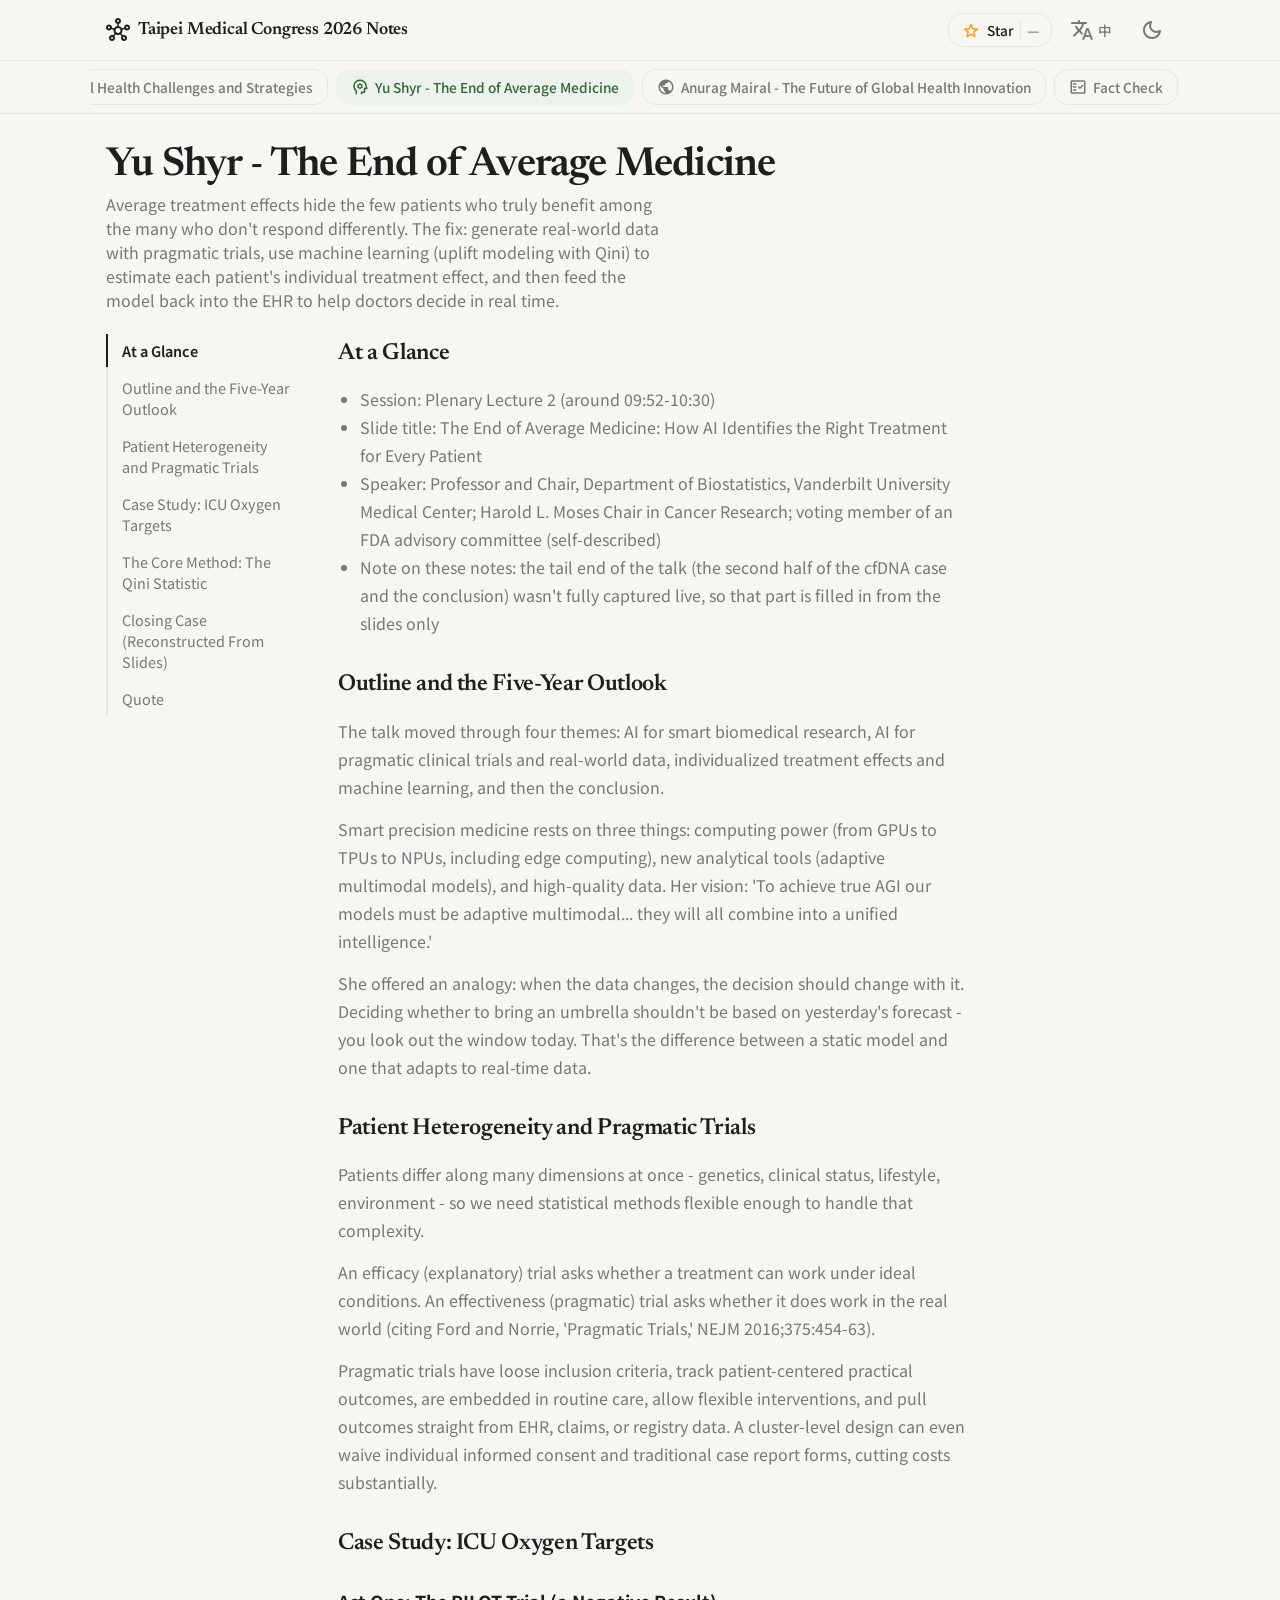
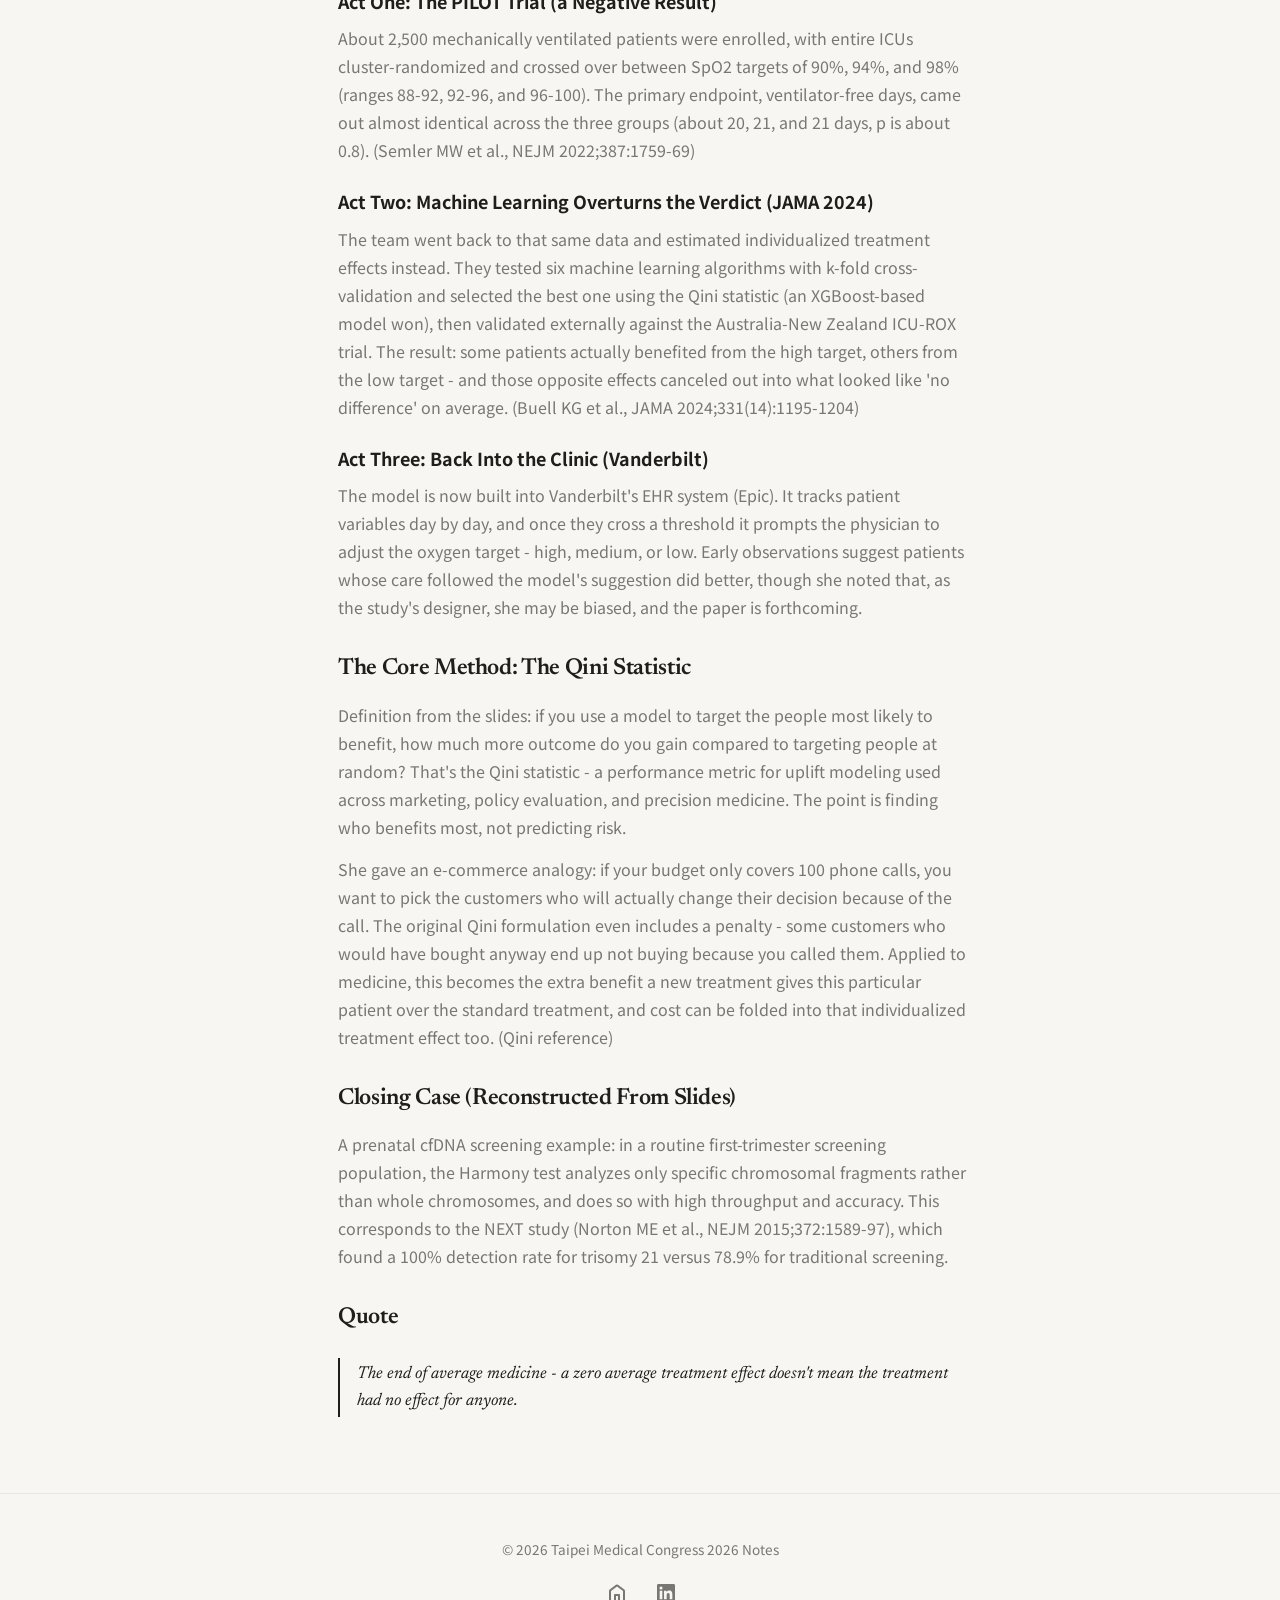
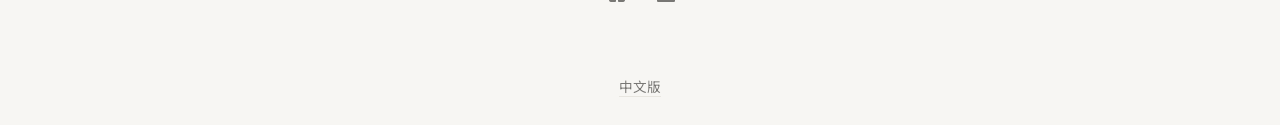
<file: shyr.html>
<!DOCTYPE html>
<html lang="en" data-theme="light">
<head>
  <!-- Google tag (gtag.js) -->
  <script async src="https://www.googletagmanager.com/gtag/js?id=G-D6FVFVSG6E"></script>
  <script>
    window.dataLayer = window.dataLayer || [];
    function gtag(){dataLayer.push(arguments);}
    gtag('js', new Date());
    gtag('config', 'G-D6FVFVSG6E');
  </script>
  <meta charset="UTF-8" />
  <meta name="viewport" content="width=device-width, initial-scale=1.0, viewport-fit=cover" />
  <title>Yu Shyr · Taipei Medical Congress 2026 Notes</title>
  <meta name="description" content="Notes on Prof. Yu Shyr's talk - the end of average medicine: pragmatic trials, machine learning, and individualized treatment effects." />
  <meta name="theme-color" content="#F7F6F3" />
  <link rel="canonical" href="https://taiwan-biodesign-2026-notes.peteraim.com/shyr.html" />
  <link rel="alternate" hreflang="en" href="https://taiwan-biodesign-2026-notes.peteraim.com/shyr.html" />
  <link rel="alternate" hreflang="zh-Hant" href="https://taiwan-biodesign-2026-notes.peteraim.com/zh-Hant/shyr.html" />
  <link rel="alternate" hreflang="x-default" href="https://taiwan-biodesign-2026-notes.peteraim.com/shyr.html" />
  <meta property="og:type" content="website" />
  <meta property="og:site_name" content="Taipei Medical Congress 2026 Notes" />
  <meta property="og:title" content="Yu Shyr · Taipei Medical Congress 2026 Notes" />
  <meta property="og:description" content="Notes on Prof. Yu Shyr's talk - the end of average medicine: pragmatic trials, machine learning, and individualized treatment effects." />
  <meta property="og:url" content="https://taiwan-biodesign-2026-notes.peteraim.com/shyr.html" />
  <meta name="twitter:card" content="summary_large_image" />
  <meta name="twitter:title" content="Yu Shyr · Taipei Medical Congress 2026 Notes" />
  <meta name="twitter:description" content="Notes on Prof. Yu Shyr's talk - the end of average medicine: pragmatic trials, machine learning, and individualized treatment effects." />
  <link rel="preconnect" href="https://fonts.googleapis.com" />
  <link rel="preconnect" href="https://fonts.gstatic.com" crossorigin />
  <link href="https://fonts.googleapis.com/css2?family=Newsreader:ital,opsz,wght@0,6..72,400..700;1,6..72,400..600&family=Noto+Sans+TC:wght@400;500;700&family=Noto+Serif+TC:wght@500;600;700&display=swap" rel="stylesheet" />
  <link href="https://fonts.googleapis.com/css2?family=Material+Symbols+Rounded:opsz,wght,FILL,GRAD@24,400,0,0&display=swap" rel="stylesheet" />
  <link rel="stylesheet" href="assets/styles.css" />
  <meta property="og:image" content="https://taiwan-biodesign-2026-notes.peteraim.com/og-image.png">
  <meta property="og:image:width" content="1200">
  <meta property="og:image:height" content="630">
  <meta name="twitter:image" content="https://taiwan-biodesign-2026-notes.peteraim.com/og-image.png">
</head>
<body data-page="shyr">
  <!-- shell.js injects the app bar, cross-page nav, footer and dialog around this -->
  <main id="page">
<div class="reading-progress" id="readingProgress" aria-hidden="true" style="width: 0%;"></div><header class="page-head"><h1>Yu Shyr - The End of Average Medicine</h1><p class="page-head__sub">Average treatment effects hide the few patients who truly benefit among the many who don't respond differently. The fix: generate real-world data with pragmatic trials, use machine learning (uplift modeling with Qini) to estimate each patient's individual treatment effect, and then feed the model back into the EHR to help doctors decide in real time.</p></header><div class="article-layout"><nav class="toc" aria-label="Contents"><div class="toc__inner"><a class="toc-link" href="#at-a-glance" data-toc="at-a-glance">At a Glance</a><a class="toc-link" href="#outline-and-outlook" data-toc="outline-and-outlook">Outline and the Five-Year Outlook</a><a class="toc-link" href="#patient-heterogeneity-pragmatic-trials" data-toc="patient-heterogeneity-pragmatic-trials">Patient Heterogeneity and Pragmatic Trials</a><a class="toc-link" href="#case-study-icu-oxygen-target" data-toc="case-study-icu-oxygen-target">Case Study: ICU Oxygen Targets</a><a class="toc-link" href="#qini-statistic" data-toc="qini-statistic">The Core Method: The Qini Statistic</a><a class="toc-link toc-link--active" href="#closing-case-cfdna" data-toc="closing-case-cfdna">Closing Case (Reconstructed From Slides)</a><a class="toc-link" href="#quote" data-toc="quote">Quote</a></div></nav><div class="article-body prose"><section class="article-section" id="at-a-glance" data-item="" aria-labelledby="at-a-glance-h"><h2 id="at-a-glance-h">At a Glance</h2><ul><li>Session: Plenary Lecture 2 (around 09:52-10:30)</li><li>Slide title: The End of Average Medicine: How AI Identifies the Right Treatment for Every Patient</li><li>Speaker: Professor and Chair, Department of Biostatistics, Vanderbilt University Medical Center; Harold L. Moses Chair in Cancer Research; voting member of an FDA advisory committee (self-described)</li><li>Note on these notes: the tail end of the talk (the second half of the cfDNA case and the conclusion) wasn't fully captured live, so that part is filled in from the slides only</li></ul></section><section class="article-section" id="outline-and-outlook" data-item="" aria-labelledby="outline-and-outlook-h"><h2 id="outline-and-outlook-h">Outline and the Five-Year Outlook</h2><p>The talk moved through four themes: AI for smart biomedical research, AI for pragmatic clinical trials and real-world data, individualized treatment effects and machine learning, and then the conclusion.</p><p>Smart precision medicine rests on three things: computing power (from GPUs to TPUs to NPUs, including edge computing), new analytical tools (adaptive multimodal models), and high-quality data. Her vision: 'To achieve true AGI our models must be adaptive multimodal... they will all combine into a unified intelligence.'</p><p>She offered an analogy: when the data changes, the decision should change with it. Deciding whether to bring an umbrella shouldn't be based on yesterday's forecast - you look out the window today. That's the difference between a static model and one that adapts to real-time data.</p></section><section class="article-section" id="patient-heterogeneity-pragmatic-trials" data-item="" aria-labelledby="patient-heterogeneity-pragmatic-trials-h"><h2 id="patient-heterogeneity-pragmatic-trials-h">Patient Heterogeneity and Pragmatic Trials</h2><p>Patients differ along many dimensions at once - genetics, clinical status, lifestyle, environment - so we need statistical methods flexible enough to handle that complexity.</p><p>An efficacy (explanatory) trial asks whether a treatment can work under ideal conditions. An effectiveness (pragmatic) trial asks whether it does work in the real world (citing Ford and Norrie, 'Pragmatic Trials,' NEJM 2016;375:454-63).</p><p>Pragmatic trials have loose inclusion criteria, track patient-centered practical outcomes, are embedded in routine care, allow flexible interventions, and pull outcomes straight from EHR, claims, or registry data. A cluster-level design can even waive individual informed consent and traditional case report forms, cutting costs substantially.</p></section><section class="article-section" id="case-study-icu-oxygen-target" data-item="" aria-labelledby="case-study-icu-oxygen-target-h"><h2 id="case-study-icu-oxygen-target-h">Case Study: ICU Oxygen Targets</h2><h3>Act One: The PILOT Trial (a Negative Result)</h3><p>About 2,500 mechanically ventilated patients were enrolled, with entire ICUs cluster-randomized and crossed over between SpO2 targets of 90%, 94%, and 98% (ranges 88-92, 92-96, and 96-100). The primary endpoint, ventilator-free days, came out almost identical across the three groups (about 20, 21, and 21 days, p is about 0.8). (Semler MW et al., NEJM 2022;387:1759-69)</p><h3>Act Two: Machine Learning Overturns the Verdict (JAMA 2024)</h3><p>The team went back to that same data and estimated individualized treatment effects instead. They tested six machine learning algorithms with k-fold cross-validation and selected the best one using the Qini statistic (an XGBoost-based model won), then validated externally against the Australia-New Zealand ICU-ROX trial. The result: some patients actually benefited from the high target, others from the low target - and those opposite effects canceled out into what looked like 'no difference' on average. (Buell KG et al., JAMA 2024;331(14):1195-1204)</p><h3>Act Three: Back Into the Clinic (Vanderbilt)</h3><p>The model is now built into Vanderbilt's EHR system (Epic). It tracks patient variables day by day, and once they cross a threshold it prompts the physician to adjust the oxygen target - high, medium, or low. Early observations suggest patients whose care followed the model's suggestion did better, though she noted that, as the study's designer, she may be biased, and the paper is forthcoming.</p></section><section class="article-section" id="qini-statistic" data-item="" aria-labelledby="qini-statistic-h"><h2 id="qini-statistic-h">The Core Method: The Qini Statistic</h2><p>Definition from the slides: if you use a model to target the people most likely to benefit, how much more outcome do you gain compared to targeting people at random? That's the Qini statistic - a performance metric for uplift modeling used across marketing, policy evaluation, and precision medicine. The point is finding who benefits most, not predicting risk.</p><p>She gave an e-commerce analogy: if your budget only covers 100 phone calls, you want to pick the customers who will actually change their decision because of the call. The original Qini formulation even includes a penalty - some customers who would have bought anyway end up not buying because you called them. Applied to medicine, this becomes the extra benefit a new treatment gives this particular patient over the standard treatment, and cost can be folded into that individualized treatment effect too. (Qini reference)</p></section><section class="article-section" id="closing-case-cfdna" data-item="" aria-labelledby="closing-case-cfdna-h"><h2 id="closing-case-cfdna-h">Closing Case (Reconstructed From Slides)</h2><p>A prenatal cfDNA screening example: in a routine first-trimester screening population, the Harmony test analyzes only specific chromosomal fragments rather than whole chromosomes, and does so with high throughput and accuracy. This corresponds to the NEXT study (Norton ME et al., NEJM 2015;372:1589-97), which found a 100% detection rate for trisomy 21 versus 78.9% for traditional screening.</p></section><section class="article-section" id="quote" data-item="" aria-labelledby="quote-h"><h2 id="quote-h">Quote</h2><blockquote>The end of average medicine - a zero average treatment effect doesn't mean the treatment had no effect for anyone.</blockquote></section></div></div>
</main>

  <script src="data/data.js"></script>
  <script src="assets/shell.js"></script>
  <script src="assets/app.js"></script>
<p class="lang-alt-link" style="text-align:center;padding:12px;"><a href="/zh-Hant/shyr.html" hreflang="zh-Hant" rel="alternate" lang="zh-Hant">中文版</a></p>
</body>
</html>
</file>
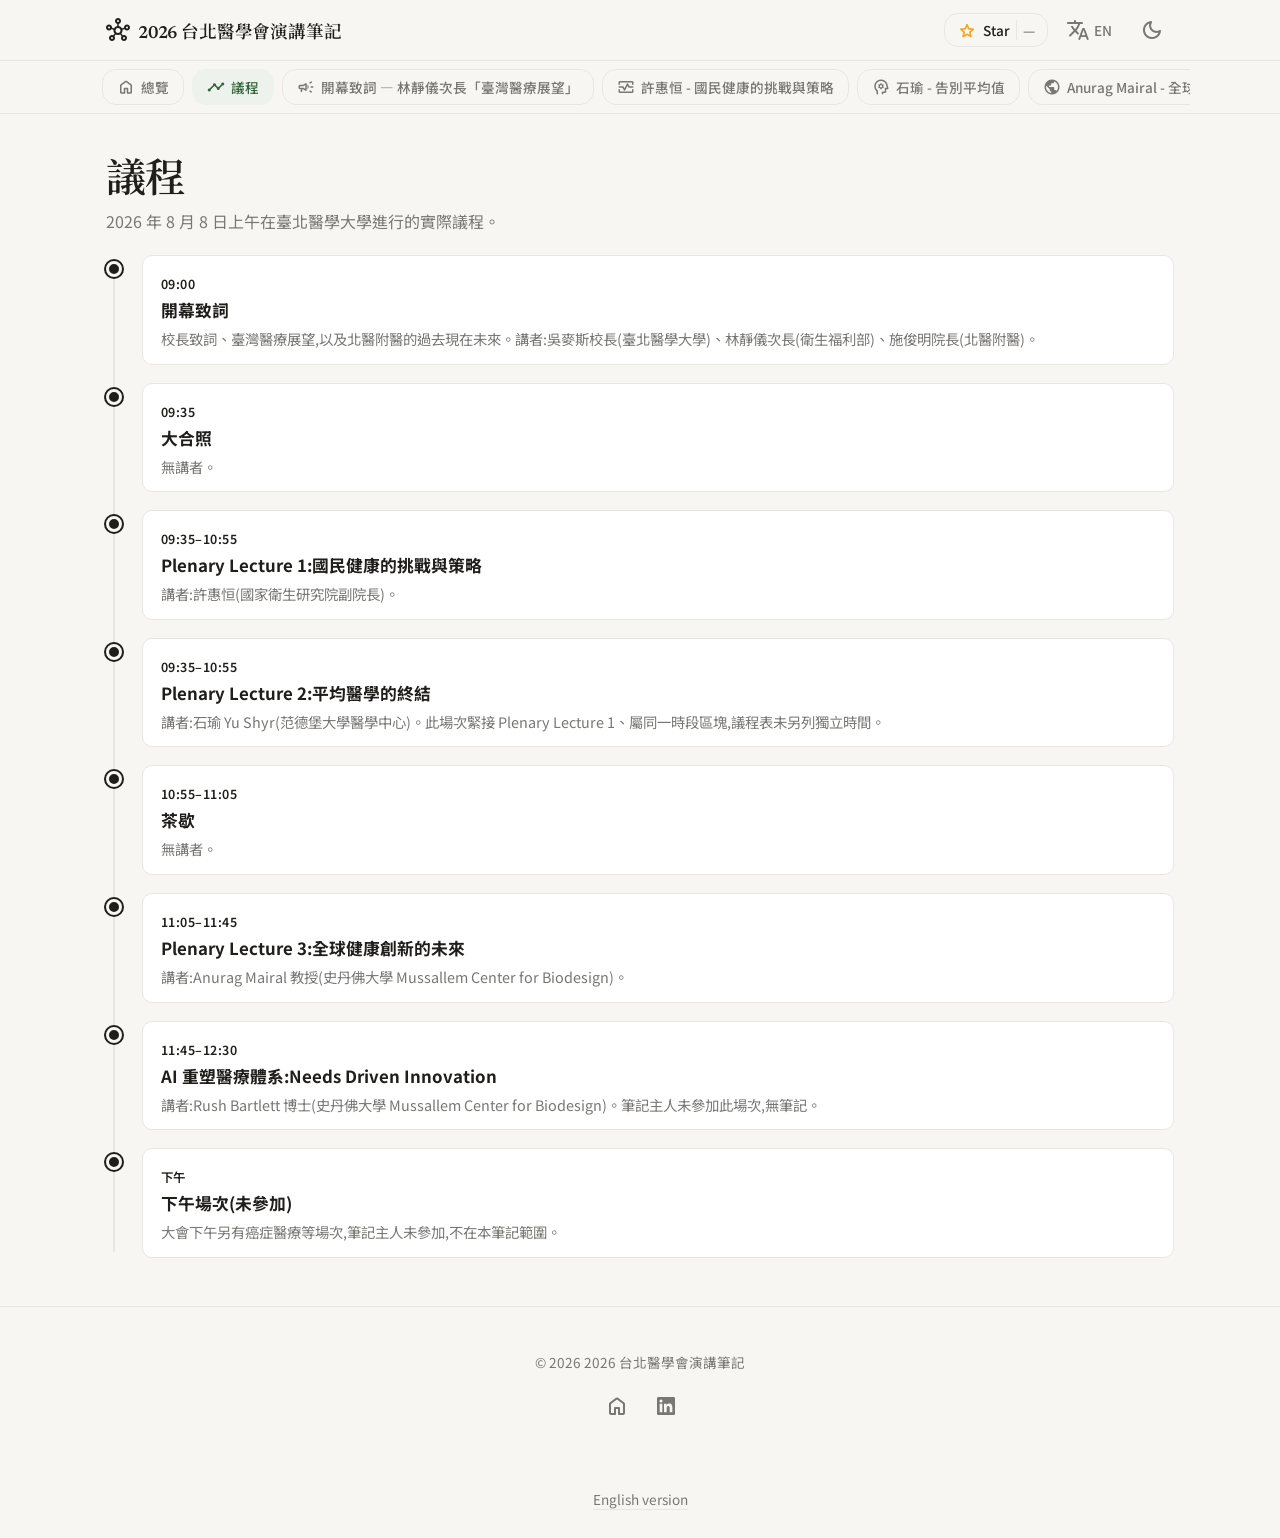
<file: zh-Hant/agenda.html>
<!DOCTYPE html>
<html lang="zh-Hant" data-theme="light">
<head>
  <!-- Google tag (gtag.js) -->
  <script async src="https://www.googletagmanager.com/gtag/js?id=G-D6FVFVSG6E"></script>
  <script>
    window.dataLayer = window.dataLayer || [];
    function gtag(){dataLayer.push(arguments);}
    gtag('js', new Date());
    gtag('config', 'G-D6FVFVSG6E');
  </script>
  <meta charset="UTF-8" />
  <meta name="viewport" content="width=device-width, initial-scale=1.0, viewport-fit=cover" />
  <title>議程 · 2026 台北醫學會演講筆記</title>
  <meta name="description" content="2026 年 8 月 8 日上午在臺北醫學大學進行的實際議程。" />
  <meta name="theme-color" content="#F7F6F3" />
  <link rel="canonical" href="https://taiwan-biodesign-2026-notes.peteraim.com/zh-Hant/agenda.html" />
  <link rel="alternate" hreflang="en" href="https://taiwan-biodesign-2026-notes.peteraim.com/agenda.html" />
  <link rel="alternate" hreflang="zh-Hant" href="https://taiwan-biodesign-2026-notes.peteraim.com/zh-Hant/agenda.html" />
  <link rel="alternate" hreflang="x-default" href="https://taiwan-biodesign-2026-notes.peteraim.com/agenda.html" />
  <meta property="og:type" content="website" />
  <meta property="og:site_name" content="2026 台北醫學會演講筆記" />
  <meta property="og:title" content="議程 · 2026 台北醫學會演講筆記" />
  <meta property="og:description" content="2026 年 8 月 8 日上午在臺北醫學大學進行的實際議程。" />
  <meta property="og:url" content="https://taiwan-biodesign-2026-notes.peteraim.com/zh-Hant/agenda.html" />
  <meta name="twitter:card" content="summary_large_image" />
  <meta name="twitter:title" content="議程 · 2026 台北醫學會演講筆記" />
  <meta name="twitter:description" content="2026 年 8 月 8 日上午在臺北醫學大學進行的實際議程。" />
  <link rel="preconnect" href="https://fonts.googleapis.com" />
  <link rel="preconnect" href="https://fonts.gstatic.com" crossorigin />
  <link href="https://fonts.googleapis.com/css2?family=Newsreader:ital,opsz,wght@0,6..72,400..700;1,6..72,400..600&family=Noto+Sans+TC:wght@400;500;700&family=Noto+Serif+TC:wght@500;600;700&display=swap" rel="stylesheet" />
  <link href="https://fonts.googleapis.com/css2?family=Material+Symbols+Rounded:opsz,wght,FILL,GRAD@24,400,0,0&display=swap" rel="stylesheet" />
  <link rel="stylesheet" href="../assets/styles.css" />
  <meta property="og:image" content="https://taiwan-biodesign-2026-notes.peteraim.com/og-image.png">
  <meta property="og:image:width" content="1200">
  <meta property="og:image:height" content="630">
  <meta name="twitter:image" content="https://taiwan-biodesign-2026-notes.peteraim.com/og-image.png">
</head>
<body data-page="agenda">
  <!-- shell.js injects the app bar, cross-page nav, footer and dialog around this -->
  <main id="page">
<header class="page-head"><h1>議程</h1><p class="page-head__sub">2026 年 8 月 8 日上午在臺北醫學大學進行的實際議程。</p></header><ol class="timeline"><li class="tl-item" data-item=""><div class="tl-dot" aria-hidden="true"></div><div class="tl-card"><span class="tl-date">09:00</span><h3 class="tl-title">開幕致詞</h3><p class="tl-body">校長致詞、臺灣醫療展望,以及北醫附醫的過去現在未來。講者:吳麥斯校長(臺北醫學大學)、林靜儀次長(衛生福利部)、施俊明院長(北醫附醫)。</p></div></li><li class="tl-item" data-item=""><div class="tl-dot" aria-hidden="true"></div><div class="tl-card"><span class="tl-date">09:35</span><h3 class="tl-title">大合照</h3><p class="tl-body">無講者。</p></div></li><li class="tl-item" data-item=""><div class="tl-dot" aria-hidden="true"></div><div class="tl-card"><span class="tl-date">09:35–10:55</span><h3 class="tl-title">Plenary Lecture 1:國民健康的挑戰與策略</h3><p class="tl-body">講者:許惠恒(國家衛生研究院副院長)。</p></div></li><li class="tl-item" data-item=""><div class="tl-dot" aria-hidden="true"></div><div class="tl-card"><span class="tl-date">09:35–10:55</span><h3 class="tl-title">Plenary Lecture 2:平均醫學的終結</h3><p class="tl-body">講者:石瑜 Yu Shyr(范德堡大學醫學中心)。此場次緊接 Plenary Lecture 1、屬同一時段區塊,議程表未另列獨立時間。</p></div></li><li class="tl-item" data-item=""><div class="tl-dot" aria-hidden="true"></div><div class="tl-card"><span class="tl-date">10:55–11:05</span><h3 class="tl-title">茶歇</h3><p class="tl-body">無講者。</p></div></li><li class="tl-item" data-item=""><div class="tl-dot" aria-hidden="true"></div><div class="tl-card"><span class="tl-date">11:05–11:45</span><h3 class="tl-title">Plenary Lecture 3:全球健康創新的未來</h3><p class="tl-body">講者:Anurag Mairal 教授(史丹佛大學 Mussallem Center for Biodesign)。</p></div></li><li class="tl-item" data-item=""><div class="tl-dot" aria-hidden="true"></div><div class="tl-card"><span class="tl-date">11:45–12:30</span><h3 class="tl-title">AI 重塑醫療體系:Needs Driven Innovation</h3><p class="tl-body">講者:Rush Bartlett 博士(史丹佛大學 Mussallem Center for Biodesign)。筆記主人未參加此場次,無筆記。</p></div></li><li class="tl-item" data-item=""><div class="tl-dot" aria-hidden="true"></div><div class="tl-card"><span class="tl-date">下午</span><h3 class="tl-title">下午場次(未參加)</h3><p class="tl-body">大會下午另有癌症醫療等場次,筆記主人未參加,不在本筆記範圍。</p></div></li></ol>
</main>

  <script src="../data/data.js"></script>
  <script src="../assets/shell.js"></script>
  <script src="../assets/app.js"></script>
<p class="lang-alt-link" style="text-align:center;padding:12px;"><a href="/agenda.html" hreflang="en" rel="alternate" lang="en">English version</a></p>
</body>
</html>
</file>
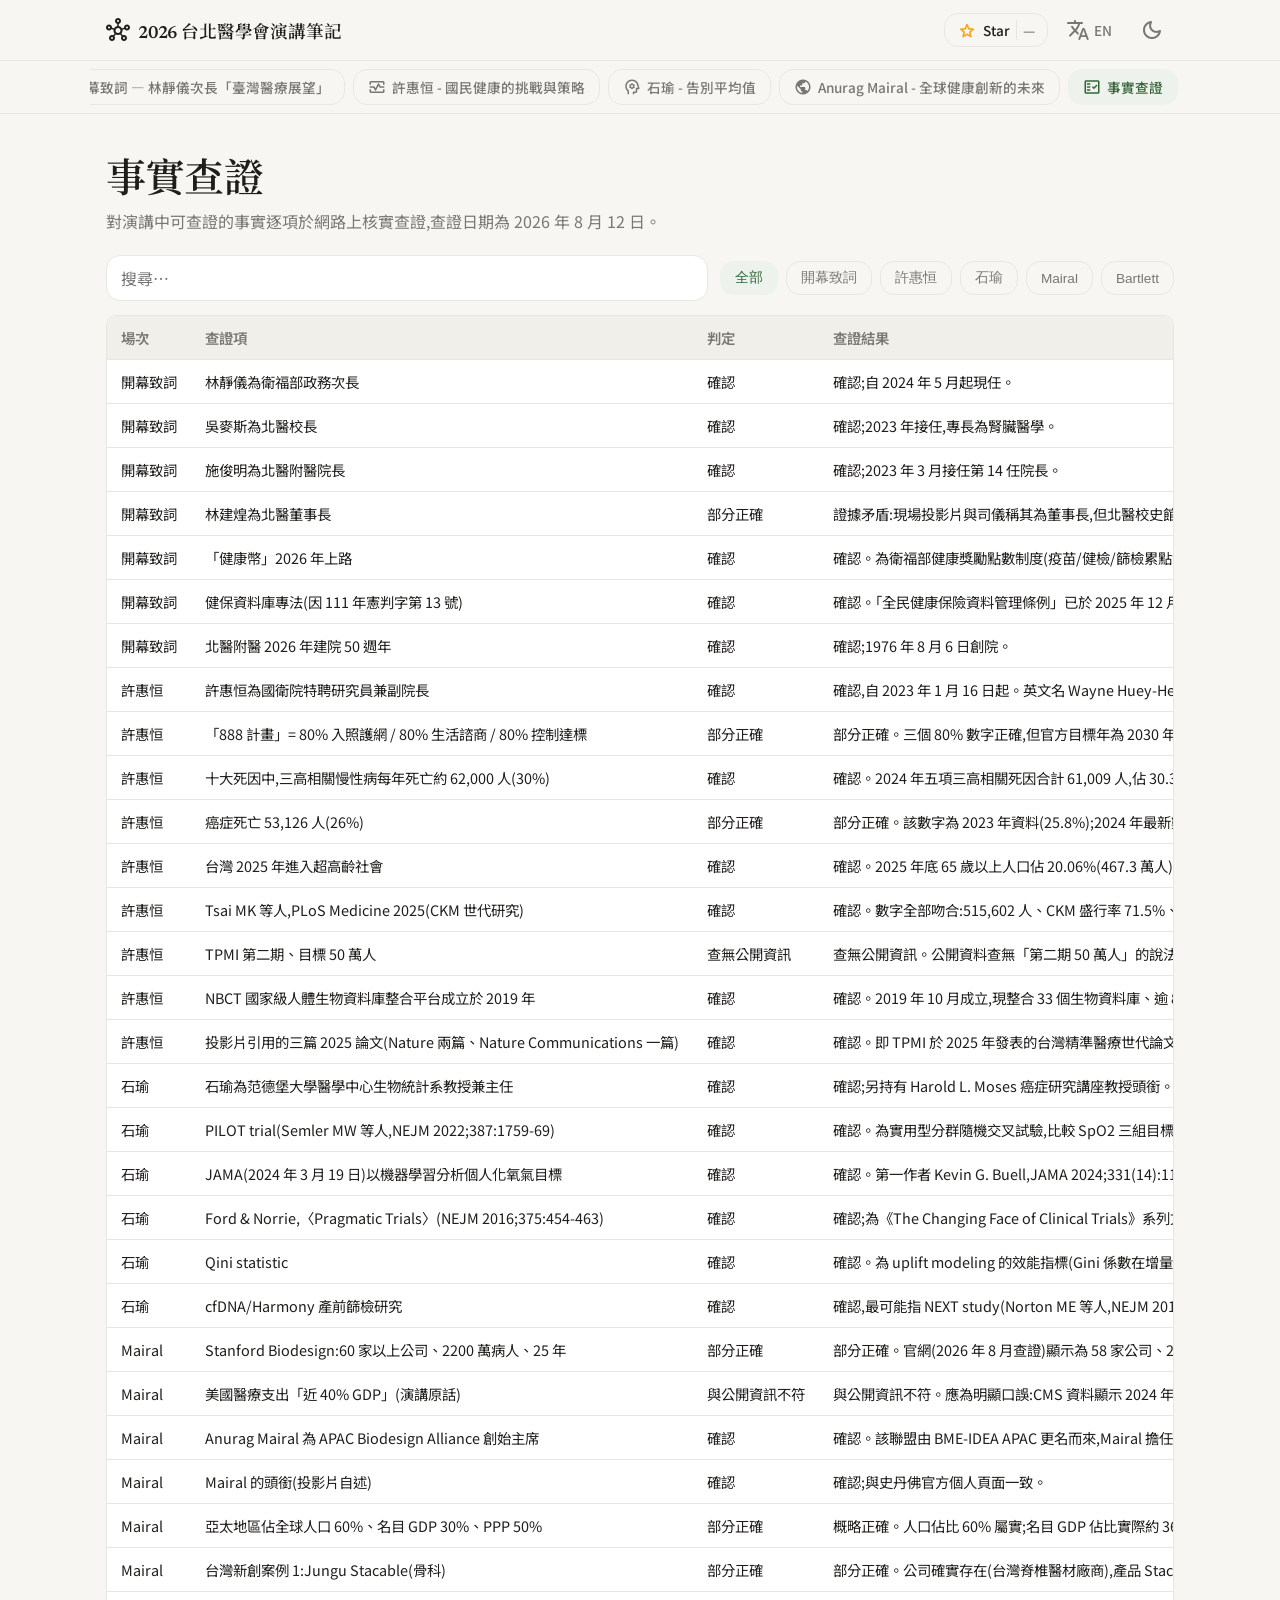
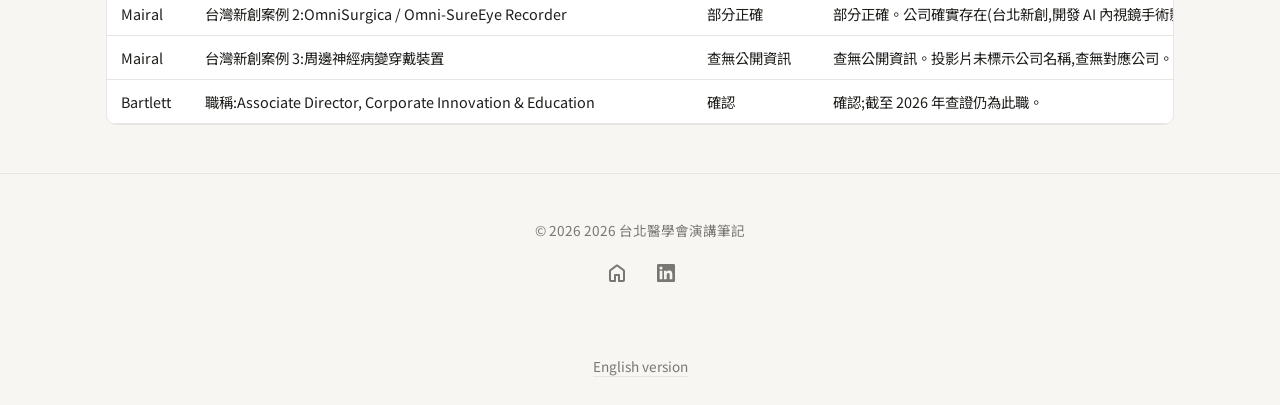
<file: zh-Hant/factcheck.html>
<!DOCTYPE html>
<html lang="zh-Hant" data-theme="light">
<head>
  <!-- Google tag (gtag.js) -->
  <script async src="https://www.googletagmanager.com/gtag/js?id=G-D6FVFVSG6E"></script>
  <script>
    window.dataLayer = window.dataLayer || [];
    function gtag(){dataLayer.push(arguments);}
    gtag('js', new Date());
    gtag('config', 'G-D6FVFVSG6E');
  </script>
  <meta charset="UTF-8" />
  <meta name="viewport" content="width=device-width, initial-scale=1.0, viewport-fit=cover" />
  <title>事實查證 · 2026 台北醫學會演講筆記</title>
  <meta name="description" content="對演講中可查證的事實逐項於網路上核實查證,查證日期為 2026 年 8 月 12 日。" />
  <meta name="theme-color" content="#F7F6F3" />
  <link rel="canonical" href="https://taiwan-biodesign-2026-notes.peteraim.com/zh-Hant/factcheck.html" />
  <link rel="alternate" hreflang="en" href="https://taiwan-biodesign-2026-notes.peteraim.com/factcheck.html" />
  <link rel="alternate" hreflang="zh-Hant" href="https://taiwan-biodesign-2026-notes.peteraim.com/zh-Hant/factcheck.html" />
  <link rel="alternate" hreflang="x-default" href="https://taiwan-biodesign-2026-notes.peteraim.com/factcheck.html" />
  <meta property="og:type" content="website" />
  <meta property="og:site_name" content="2026 台北醫學會演講筆記" />
  <meta property="og:title" content="事實查證 · 2026 台北醫學會演講筆記" />
  <meta property="og:description" content="對演講中可查證的事實逐項於網路上核實查證,查證日期為 2026 年 8 月 12 日。" />
  <meta property="og:url" content="https://taiwan-biodesign-2026-notes.peteraim.com/zh-Hant/factcheck.html" />
  <meta name="twitter:card" content="summary_large_image" />
  <meta name="twitter:title" content="事實查證 · 2026 台北醫學會演講筆記" />
  <meta name="twitter:description" content="對演講中可查證的事實逐項於網路上核實查證,查證日期為 2026 年 8 月 12 日。" />
  <link rel="preconnect" href="https://fonts.googleapis.com" />
  <link rel="preconnect" href="https://fonts.gstatic.com" crossorigin />
  <link href="https://fonts.googleapis.com/css2?family=Newsreader:ital,opsz,wght@0,6..72,400..700;1,6..72,400..600&family=Noto+Sans+TC:wght@400;500;700&family=Noto+Serif+TC:wght@500;600;700&display=swap" rel="stylesheet" />
  <link href="https://fonts.googleapis.com/css2?family=Material+Symbols+Rounded:opsz,wght,FILL,GRAD@24,400,0,0&display=swap" rel="stylesheet" />
  <link rel="stylesheet" href="../assets/styles.css" />
  <meta property="og:image" content="https://taiwan-biodesign-2026-notes.peteraim.com/og-image.png">
  <meta property="og:image:width" content="1200">
  <meta property="og:image:height" content="630">
  <meta name="twitter:image" content="https://taiwan-biodesign-2026-notes.peteraim.com/og-image.png">
</head>
<body data-page="factcheck">
  <!-- shell.js injects the app bar, cross-page nav, footer and dialog around this -->
  <main id="page">
<header class="page-head"><h1>事實查證</h1><p class="page-head__sub">對演講中可查證的事實逐項於網路上核實查證,查證日期為 2026 年 8 月 12 日。</p></header><div class="toolbar"><input id="search" class="search" type="search" autocomplete="off" placeholder="搜尋…" aria-label="搜尋"><div class="chips" id="tableChips"><button class="chip chip--active" type="button" data-v="">全部</button><button class="chip" type="button" data-v="開幕致詞">開幕致詞</button><button class="chip" type="button" data-v="許惠恒">許惠恒</button><button class="chip" type="button" data-v="石瑜">石瑜</button><button class="chip" type="button" data-v="Mairal">Mairal</button><button class="chip" type="button" data-v="Bartlett">Bartlett</button></div></div><div class="table-wrap"><table class="data-table" id="dataTable"><thead><tr><th class="th-sort" data-key="talk" role="button" tabindex="0" aria-label="Sort by 場次">場次</th><th class="th-sort" data-key="claim" role="button" tabindex="0" aria-label="Sort by 查證項">查證項</th><th class="th-sort" data-key="verdict" role="button" tabindex="0" aria-label="Sort by 判定">判定</th><th class="th-sort" data-key="finding" role="button" tabindex="0" aria-label="Sort by 查證結果">查證結果</th><th class="th-sort" data-key="source" role="button" tabindex="0" aria-label="Sort by 來源">來源</th></tr></thead><tbody><tr data-item=""><td>開幕致詞</td><td>林靜儀為衛福部政務次長</td><td>確認</td><td>確認;自 2024 年 5 月起現任。</td><td><a class="row-link" href="https://www.mohw.gov.tw/cp-5-78673-1.html" target="_blank" rel="noopener">mohw.gov.tw</a></td></tr><tr data-item=""><td>開幕致詞</td><td>吳麥斯為北醫校長</td><td>確認</td><td>確認;2023 年接任,專長為腎臟醫學。</td><td><a class="row-link" href="https://history.tmu.edu.tw/%E7%8F%BE%E4%BB%BB%E8%88%9E%E6%89%8B/%E7%8F%BE%E4%BB%BB%E8%91%A3%E4%BA%8B%E9%95%B7%E3%80%81%E6%A0%A1%E9%95%B7/" target="_blank" rel="noopener">history.tmu.edu.tw</a></td></tr><tr data-item=""><td>開幕致詞</td><td>施俊明為北醫附醫院長</td><td>確認</td><td>確認;2023 年 3 月接任第 14 任院長。</td><td><a class="row-link" href="https://www.businesstoday.com.tw/article/category/183029/post/202304060036/" target="_blank" rel="noopener">businesstoday.com.tw</a></td></tr><tr data-item=""><td>開幕致詞</td><td>林建煌為北醫董事長</td><td>部分正確</td><td>證據矛盾:現場投影片與司儀稱其為董事長,但北醫校史館頁面顯示董事長為陳瑞杰(2022 年起),林建煌僅列為董事(曾任 2017–2023 校長)。可能是網頁未更新或現場職稱誤植,標注存疑。</td><td><a class="row-link" href="https://history.tmu.edu.tw/%E7%8F%BE%E4%BB%BB%E8%88%9E%E6%89%8B/%E7%8F%BE%E4%BB%BB%E8%91%A3%E4%BA%8B%E9%95%B7%E3%80%81%E6%A0%A1%E9%95%B7/" target="_blank" rel="noopener">history.tmu.edu.tw</a></td></tr><tr data-item=""><td>開幕致詞</td><td>「健康幣」2026 年上路</td><td>確認</td><td>確認。為衛福部健康獎勵點數制度(疫苗/健檢/篩檢累點兌換),原訂 2026 年 4 月上路,數度延後,查證時規劃 9–10 月上路。</td><td><a class="row-link" href="https://www.businessweekly.com.tw/focus/blog/3021853" target="_blank" rel="noopener">businessweekly.com.tw</a></td></tr><tr data-item=""><td>開幕致詞</td><td>健保資料庫專法(因 111 年憲判字第 13 號)</td><td>確認</td><td>確認。「全民健康保險資料管理條例」已於 2025 年 12 月三讀通過,明定退出權、違法使用最高罰 1,000 萬元。</td><td><a class="row-link" href="https://www.mohw.gov.tw/cp-7178-82512-1.html" target="_blank" rel="noopener">mohw.gov.tw</a></td></tr><tr data-item=""><td>開幕致詞</td><td>北醫附醫 2026 年建院 50 週年</td><td>確認</td><td>確認;1976 年 8 月 6 日創院。</td><td><a class="row-link" href="https://udn.com/news/story/7266/9675128" target="_blank" rel="noopener">udn.com</a></td></tr><tr data-item=""><td>許惠恒</td><td>許惠恒為國衛院特聘研究員兼副院長</td><td>確認</td><td>確認,自 2023 年 1 月 16 日起。英文名 Wayne Huey-Herng Sheu,曾任台中榮總院長。</td><td><a class="row-link" href="https://enews.nhri.edu.tw/internal/8806/" target="_blank" rel="noopener">enews.nhri.edu.tw</a></td></tr><tr data-item=""><td>許惠恒</td><td>「888 計畫」= 80% 入照護網 / 80% 生活諮商 / 80% 控制達標</td><td>部分正確</td><td>部分正確。三個 80% 數字正確,但官方目標年為 2030 年;投影片標示的「2028 Target」其實是健康台灣推動委員會的階段性 KPI,兩者層級不同。</td><td><a class="row-link" href="https://www.mohw.gov.tw/cp-16-82212-1.html" target="_blank" rel="noopener">mohw.gov.tw</a></td></tr><tr data-item=""><td>許惠恒</td><td>十大死因中,三高相關慢性病每年死亡約 62,000 人(30%)</td><td>確認</td><td>確認。2024 年五項三高相關死因合計 61,009 人,佔 30.3%,與說法吻合。</td><td><a class="row-link" href="https://dep.mohw.gov.tw/DOS/lp-5069-113.html" target="_blank" rel="noopener">dep.mohw.gov.tw</a></td></tr><tr data-item=""><td>許惠恒</td><td>癌症死亡 53,126 人(26%)</td><td>部分正確</td><td>部分正確。該數字為 2023 年資料(25.8%);2024 年最新數字為 54,032 人(26.8%)。</td><td><a class="row-link" href="https://www.commonhealth.com.tw/article/92814" target="_blank" rel="noopener">commonhealth.com.tw</a></td></tr><tr data-item=""><td>許惠恒</td><td>台灣 2025 年進入超高齡社會</td><td>確認</td><td>確認。2025 年底 65 歲以上人口佔 20.06%(467.3 萬人)。</td><td><a class="row-link" href="https://www.cna.com.tw/news/ahel/202601090098.aspx" target="_blank" rel="noopener">cna.com.tw</a></td></tr><tr data-item=""><td>許惠恒</td><td>Tsai MK 等人,PLoS Medicine 2025(CKM 世代研究)</td><td>確認</td><td>確認。數字全部吻合:515,602 人、CKM 盛行率 71.5%、兩次健檢平均間隔 2.5 年、18.3% 惡化。DOI 10.1371/journal.pmed.1004629。</td><td><a class="row-link" href="https://journals.plos.org/plosmedicine/article?id=10.1371%2Fjournal.pmed.1004629" target="_blank" rel="noopener">journals.plos.org</a></td></tr><tr data-item=""><td>許惠恒</td><td>TPMI 第二期、目標 50 萬人</td><td>查無公開資訊</td><td>查無公開資訊。公開資料查無「第二期 50 萬人」的說法:TPMI 一期已於 2022 年 12 月停止收案,實收約 57 萬人,2025 年 12 月以 56 萬人資料發表兩篇 Nature 論文。講者現場所說「拚第二期、找回 30 萬加新收 20 萬」目前尚無公開佐證。</td><td><a class="row-link" href="https://www.cna.com.tw/news/ahel/202208180109.aspx" target="_blank" rel="noopener">cna.com.tw</a></td></tr><tr data-item=""><td>許惠恒</td><td>NBCT 國家級人體生物資料庫整合平台成立於 2019 年</td><td>確認</td><td>確認。2019 年 10 月成立,現整合 33 個生物資料庫、逾 83.6 萬參與者(投影片所稱登記案例 93.9 萬筆、不重複病人 56.3 萬,為不同統計口徑)。</td><td><a class="row-link" href="https://nbct.nhri.org.tw/en/" target="_blank" rel="noopener">nbct.nhri.org.tw</a></td></tr><tr data-item=""><td>許惠恒</td><td>投影片引用的三篇 2025 論文(Nature 兩篇、Nature Communications 一篇)</td><td>確認</td><td>確認。即 TPMI 於 2025 年發表的台灣精準醫療世代論文,分別為世代建置、漢人族群多基因風險分數、藥物基因體學。</td><td><a class="row-link" href="https://www.sinica.edu.tw/news_content/55/3338" target="_blank" rel="noopener">sinica.edu.tw</a></td></tr><tr data-item=""><td>石瑜</td><td>石瑜為范德堡大學醫學中心生物統計系教授兼主任</td><td>確認</td><td>確認;另持有 Harold L. Moses 癌症研究講座教授頭銜。</td><td><a class="row-link" href="https://biostatistics.vmcweb.org/person/yu-shyr" target="_blank" rel="noopener">biostatistics.vmcweb.org</a></td></tr><tr data-item=""><td>石瑜</td><td>PILOT trial(Semler MW 等人,NEJM 2022;387:1759-69)</td><td>確認</td><td>確認。為實用型分群隨機交叉試驗,比較 SpO2 三組目標值 90%/94%/98%(範圍 88–92/92–96/96–100);主要結論為三組 ventilator-free days 無顯著差異。</td><td><a class="row-link" href="https://www.nejm.org/doi/full/10.1056/NEJMoa2208415" target="_blank" rel="noopener">nejm.org</a></td></tr><tr data-item=""><td>石瑜</td><td>JAMA(2024 年 3 月 19 日)以機器學習分析個人化氧氣目標</td><td>確認</td><td>確認。第一作者 Kevin G. Buell,JAMA 2024;331(14):1195-1204。以機器學習模型分析 PILOT 試驗資料,並以 ICU-ROX 做外部驗證,個人化目標可能降低死亡率。</td><td><a class="row-link" href="https://pubmed.ncbi.nlm.nih.gov/38501205/" target="_blank" rel="noopener">pubmed.ncbi.nlm.nih.gov</a></td></tr><tr data-item=""><td>石瑜</td><td>Ford &amp; Norrie,〈Pragmatic Trials〉(NEJM 2016;375:454-463)</td><td>確認</td><td>確認;為《The Changing Face of Clinical Trials》系列文章之一。</td><td><a class="row-link" href="https://www.nejm.org/doi/abs/10.1056/NEJMra1510059" target="_blank" rel="noopener">nejm.org</a></td></tr><tr data-item=""><td>石瑜</td><td>Qini statistic</td><td>確認</td><td>確認。為 uplift modeling 的效能指標(Gini 係數在增量效果情境下的推廣),用來衡量模型依「誰受益最多」排序的能力,常用於行銷與精準醫療。</td><td><a class="row-link" href="https://metricgate.com/docs/qini-curve-uplift-evaluation/" target="_blank" rel="noopener">metricgate.com</a></td></tr><tr data-item=""><td>石瑜</td><td>cfDNA/Harmony 產前篩檢研究</td><td>確認</td><td>確認,最可能指 NEXT study(Norton ME 等人,NEJM 2015;372:1589-97):18,955 名孕婦中,Harmony 檢測對 T21 偵測率達 100%,傳統篩檢為 78.9%。</td><td><a class="row-link" href="https://www.nejm.org/doi/full/10.1056/NEJMoa1407349" target="_blank" rel="noopener">nejm.org</a></td></tr><tr data-item=""><td>Mairal</td><td>Stanford Biodesign:60 家以上公司、2200 萬病人、25 年</td><td>部分正確</td><td>部分正確。官網(2026 年 8 月查證)顯示為 58 家公司、2200 萬以上病人、自 2001 年起共 25 年,病人數與年資吻合,但演講中的公司數略為調高。</td><td><a class="row-link" href="https://med.stanford.edu/biodesign/our-impact/companies.html" target="_blank" rel="noopener">med.stanford.edu</a></td></tr><tr data-item=""><td>Mairal</td><td>美國醫療支出「近 40% GDP」(演講原話)</td><td>與公開資訊不符</td><td>與公開資訊不符。應為明顯口誤:CMS 資料顯示 2024 年美國醫療支出為 GDP 的 18.0%(5.3 兆美元)。</td><td><a class="row-link" href="https://www.cms.gov/data-research/statistics-trends-and-reports/national-health-expenditure-data/historical" target="_blank" rel="noopener">cms.gov</a></td></tr><tr data-item=""><td>Mairal</td><td>Anurag Mairal 為 APAC Biodesign Alliance 創始主席</td><td>確認</td><td>確認。該聯盟由 BME-IDEA APAC 更名而來,Mairal 擔任創始主席。</td><td><a class="row-link" href="https://eppicglobal.org/about-us/leadership/anurag-mairal/" target="_blank" rel="noopener">eppicglobal.org</a></td></tr><tr data-item=""><td>Mairal</td><td>Mairal 的頭銜(投影片自述)</td><td>確認</td><td>確認;與史丹佛官方個人頁面一致。</td><td><a class="row-link" href="https://profiles.stanford.edu/anurag-mairal" target="_blank" rel="noopener">profiles.stanford.edu</a></td></tr><tr data-item=""><td>Mairal</td><td>亞太地區佔全球人口 60%、名目 GDP 30%、PPP 50%</td><td>部分正確</td><td>概略正確。人口佔比 60% 屬實;名目 GDP 佔比實際約 36–37%,PPP 佔比約 46%。較嚴謹的說法應為「約六成人口、逾三分之一名目 GDP、近半 PPP GDP」。</td><td><a class="row-link" href="https://www.imf.org/en/publications/reo/apac/issues/2025/10/24/regional-economic-outlook-for-asia-and-pacific-october-2025" target="_blank" rel="noopener">imf.org</a></td></tr><tr data-item=""><td>Mairal</td><td>台灣新創案例 1:Jungu Stacable(骨科)</td><td>部分正確</td><td>部分正確。公司確實存在(台灣脊椎醫材廠商),產品 Stacable 為 tethering 系統,官方標語為 Minimum Trauma, Maximum Stability(投影片轉錄略有出入)。同頁的 IMPLANET JAZZ PF 為法國 Implanet 的產品,應理解為並列引用,並非同一家公司。</td><td><a class="row-link" href="https://www.jungu.com.tw/" target="_blank" rel="noopener">jungu.com.tw</a></td></tr><tr data-item=""><td>Mairal</td><td>台灣新創案例 2:OmniSurgica / Omni-SureEye Recorder</td><td>部分正確</td><td>部分正確。公司確實存在(台北新創,開發 AI 內視鏡手術影像),但官網現行產品名為 TranScope;「Omni-SureEye Recorder」查無官方佐證,可能為新產品或投影片使用的舊名稱。</td><td><a class="row-link" href="https://www.omnisurgica.com/" target="_blank" rel="noopener">omnisurgica.com</a></td></tr><tr data-item=""><td>Mairal</td><td>台灣新創案例 3:周邊神經病變穿戴裝置</td><td>查無公開資訊</td><td>查無公開資訊。投影片未標示公司名稱,查無對應公司。</td><td>—</td></tr><tr data-item=""><td>Bartlett</td><td>職稱:Associate Director, Corporate Innovation &amp; Education</td><td>確認</td><td>確認;截至 2026 年查證仍為此職。</td><td><a class="row-link" href="https://biodesign.stanford.edu/programs/executive-education/program-leaders.html" target="_blank" rel="noopener">biodesign.stanford.edu</a></td></tr></tbody></table></div>
</main>

  <script src="../data/data.js"></script>
  <script src="../assets/shell.js"></script>
  <script src="../assets/app.js"></script>
<p class="lang-alt-link" style="text-align:center;padding:12px;"><a href="/factcheck.html" hreflang="en" rel="alternate" lang="en">English version</a></p>
</body>
</html>
</file>
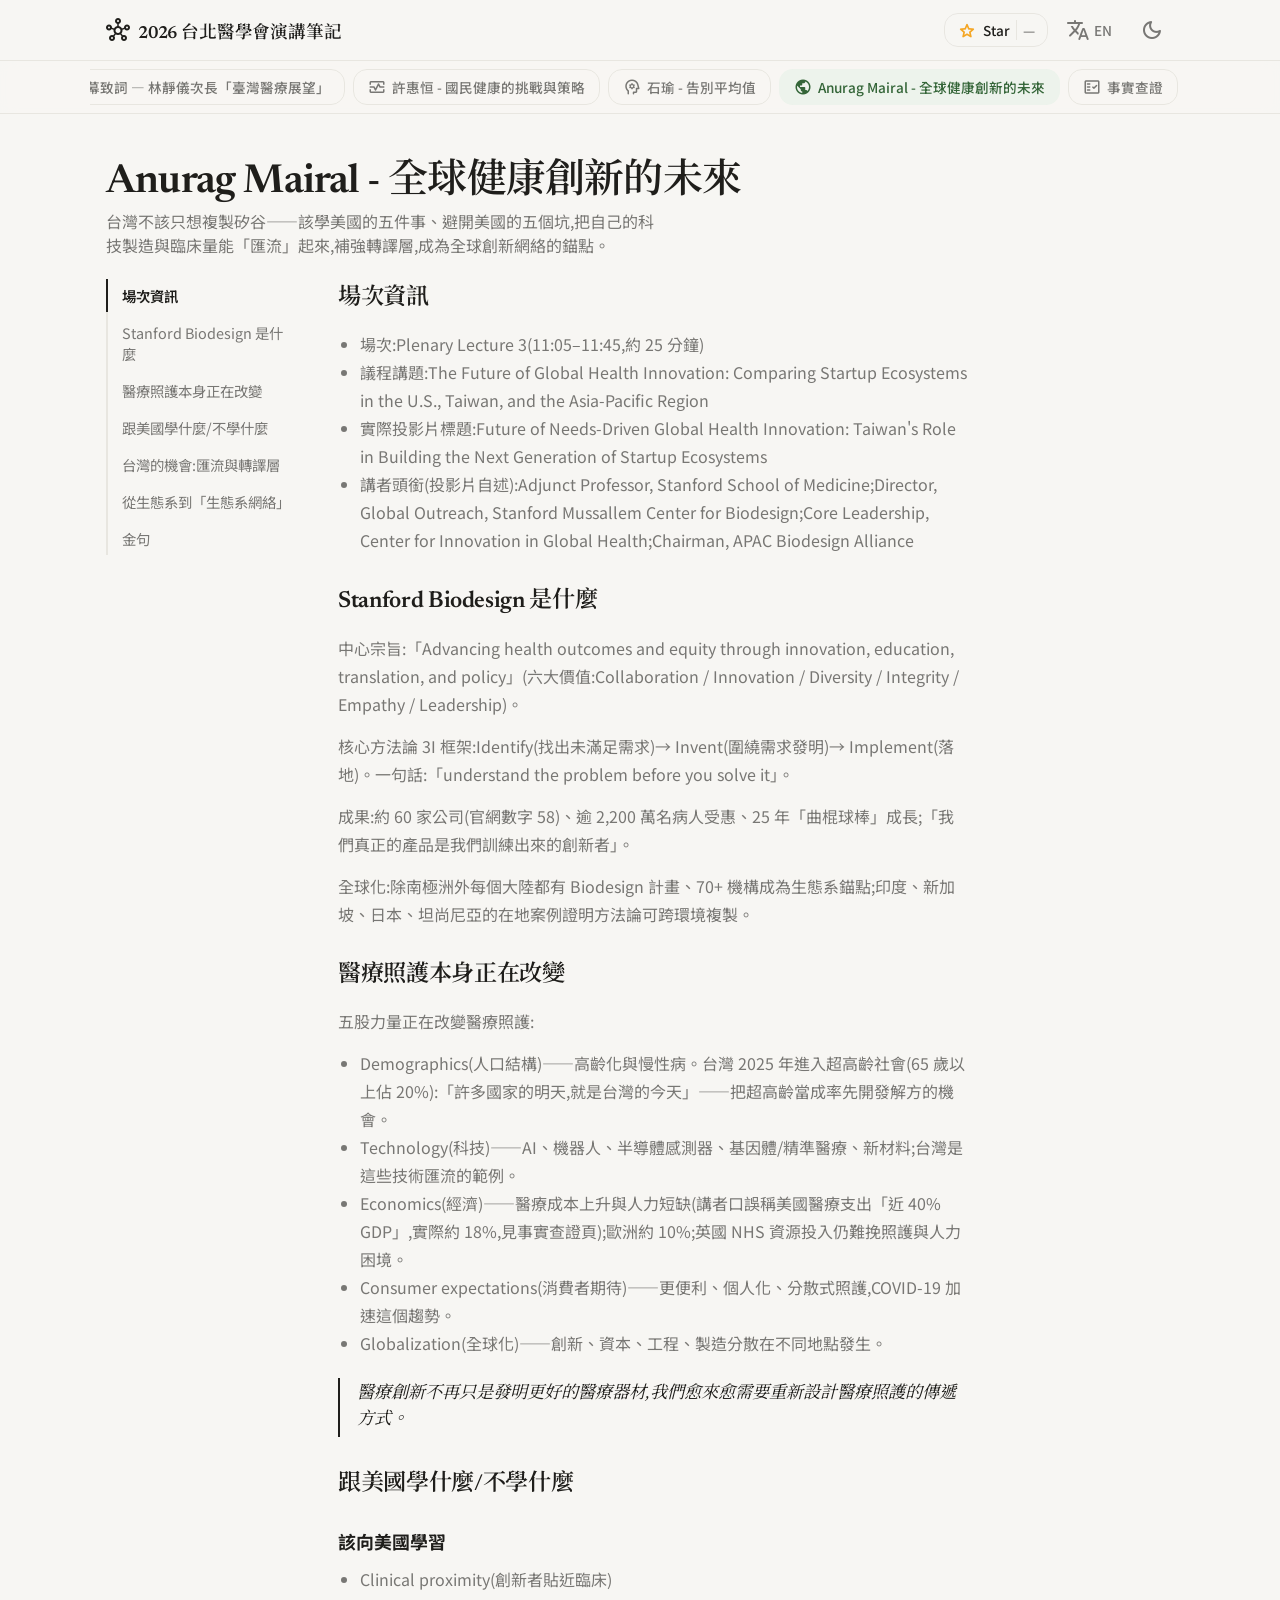
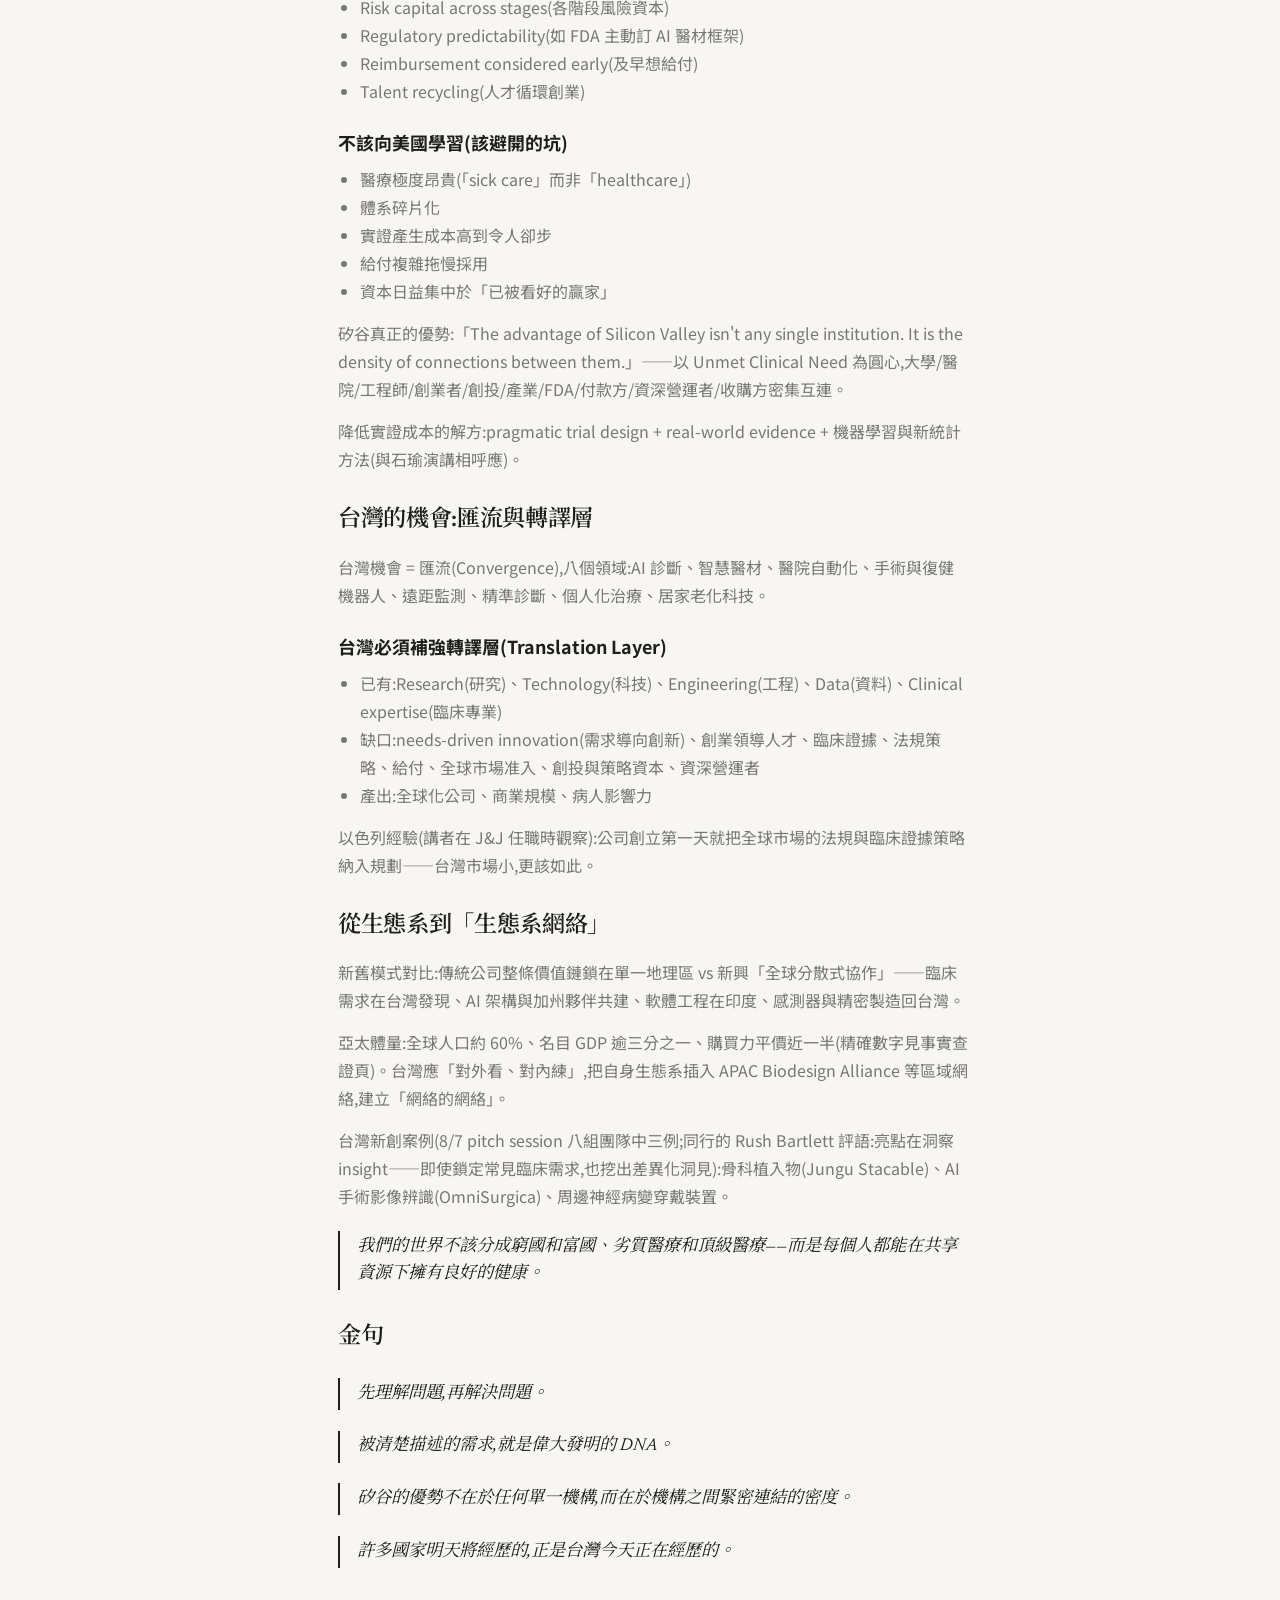
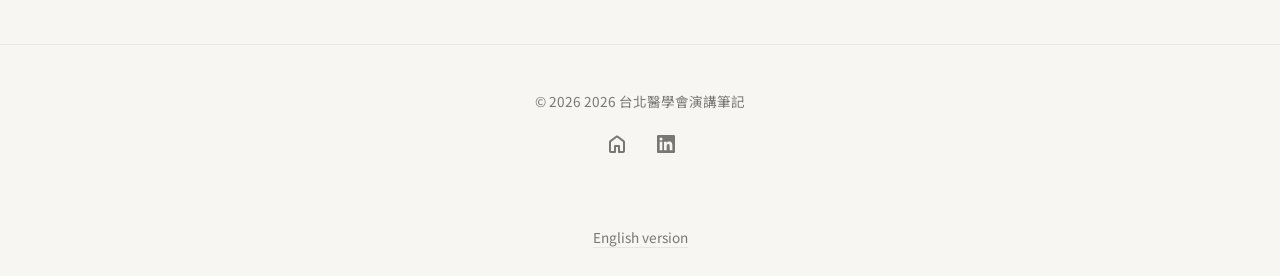
<file: zh-Hant/mairal.html>
<!DOCTYPE html>
<html lang="zh-Hant" data-theme="light">
<head>
  <!-- Google tag (gtag.js) -->
  <script async src="https://www.googletagmanager.com/gtag/js?id=G-D6FVFVSG6E"></script>
  <script>
    window.dataLayer = window.dataLayer || [];
    function gtag(){dataLayer.push(arguments);}
    gtag('js', new Date());
    gtag('config', 'G-D6FVFVSG6E');
  </script>
  <meta charset="UTF-8" />
  <meta name="viewport" content="width=device-width, initial-scale=1.0, viewport-fit=cover" />
  <title>Anurag Mairal - 全球健康創新的未來 · 2026 台北醫學會演講筆記</title>
  <meta name="description" content="台灣不該只想複製矽谷——該學美國的五件事、避開美國的五個坑,把自己的科技製造與臨床量能「匯流」起來,補強轉譯層,成為全球創新網絡的錨點。" />
  <meta name="theme-color" content="#F7F6F3" />
  <link rel="canonical" href="https://taiwan-biodesign-2026-notes.peteraim.com/zh-Hant/mairal.html" />
  <link rel="alternate" hreflang="en" href="https://taiwan-biodesign-2026-notes.peteraim.com/mairal.html" />
  <link rel="alternate" hreflang="zh-Hant" href="https://taiwan-biodesign-2026-notes.peteraim.com/zh-Hant/mairal.html" />
  <link rel="alternate" hreflang="x-default" href="https://taiwan-biodesign-2026-notes.peteraim.com/mairal.html" />
  <meta property="og:type" content="website" />
  <meta property="og:site_name" content="2026 台北醫學會演講筆記" />
  <meta property="og:title" content="Anurag Mairal - 全球健康創新的未來 · 2026 台北醫學會演講筆記" />
  <meta property="og:description" content="台灣不該只想複製矽谷——該學美國的五件事、避開美國的五個坑,把自己的科技製造與臨床量能「匯流」起來,補強轉譯層,成為全球創新網絡的錨點。" />
  <meta property="og:url" content="https://taiwan-biodesign-2026-notes.peteraim.com/zh-Hant/mairal.html" />
  <meta name="twitter:card" content="summary_large_image" />
  <meta name="twitter:title" content="Anurag Mairal - 全球健康創新的未來 · 2026 台北醫學會演講筆記" />
  <meta name="twitter:description" content="台灣不該只想複製矽谷——該學美國的五件事、避開美國的五個坑,把自己的科技製造與臨床量能「匯流」起來,補強轉譯層,成為全球創新網絡的錨點。" />
  <link rel="preconnect" href="https://fonts.googleapis.com" />
  <link rel="preconnect" href="https://fonts.gstatic.com" crossorigin />
  <link href="https://fonts.googleapis.com/css2?family=Newsreader:ital,opsz,wght@0,6..72,400..700;1,6..72,400..600&family=Noto+Sans+TC:wght@400;500;700&family=Noto+Serif+TC:wght@500;600;700&display=swap" rel="stylesheet" />
  <link href="https://fonts.googleapis.com/css2?family=Material+Symbols+Rounded:opsz,wght,FILL,GRAD@24,400,0,0&display=swap" rel="stylesheet" />
  <link rel="stylesheet" href="../assets/styles.css" />
  <meta property="og:image" content="https://taiwan-biodesign-2026-notes.peteraim.com/og-image.png">
  <meta property="og:image:width" content="1200">
  <meta property="og:image:height" content="630">
  <meta name="twitter:image" content="https://taiwan-biodesign-2026-notes.peteraim.com/og-image.png">
</head>
<body data-page="mairal">
  <!-- shell.js injects the app bar, cross-page nav, footer and dialog around this -->
  <main id="page">
<div class="reading-progress" id="readingProgress" aria-hidden="true" style="width: 0%;"></div><header class="page-head"><h1>Anurag Mairal - 全球健康創新的未來</h1><p class="page-head__sub">台灣不該只想複製矽谷——該學美國的五件事、避開美國的五個坑,把自己的科技製造與臨床量能「匯流」起來,補強轉譯層,成為全球創新網絡的錨點。</p></header><div class="article-layout"><nav class="toc" aria-label="Contents"><div class="toc__inner"><a class="toc-link toc-link--active" href="#at-a-glance" data-toc="at-a-glance">場次資訊</a><a class="toc-link" href="#stanford-biodesign" data-toc="stanford-biodesign">Stanford Biodesign 是什麼</a><a class="toc-link" href="#healthcare-is-changing" data-toc="healthcare-is-changing">醫療照護本身正在改變</a><a class="toc-link" href="#learn-from-the-us" data-toc="learn-from-the-us">跟美國學什麼/不學什麼</a><a class="toc-link" href="#taiwans-opportunity" data-toc="taiwans-opportunity">台灣的機會:匯流與轉譯層</a><a class="toc-link" href="#ecosystem-of-ecosystems" data-toc="ecosystem-of-ecosystems">從生態系到「生態系網絡」</a><a class="toc-link" href="#quotes" data-toc="quotes">金句</a></div></nav><div class="article-body prose"><section class="article-section" id="at-a-glance" data-item="" aria-labelledby="at-a-glance-h"><h2 id="at-a-glance-h">場次資訊</h2><ul><li>場次:Plenary Lecture 3(11:05–11:45,約 25 分鐘)</li><li>議程講題:The Future of Global Health Innovation: Comparing Startup Ecosystems in the U.S., Taiwan, and the Asia-Pacific Region</li><li>實際投影片標題:Future of Needs-Driven Global Health Innovation: Taiwan's Role in Building the Next Generation of Startup Ecosystems</li><li>講者頭銜(投影片自述):Adjunct Professor, Stanford School of Medicine;Director, Global Outreach, Stanford Mussallem Center for Biodesign;Core Leadership, Center for Innovation in Global Health;Chairman, APAC Biodesign Alliance</li></ul></section><section class="article-section" id="stanford-biodesign" data-item="" aria-labelledby="stanford-biodesign-h"><h2 id="stanford-biodesign-h">Stanford Biodesign 是什麼</h2><p>中心宗旨:「Advancing health outcomes and equity through innovation, education, translation, and policy」(六大價值:Collaboration / Innovation / Diversity / Integrity / Empathy / Leadership)。</p><p>核心方法論 3I 框架:Identify(找出未滿足需求)→ Invent(圍繞需求發明)→ Implement(落地)。一句話:「understand the problem before you solve it」。</p><p>成果:約 60 家公司(官網數字 58)、逾 2,200 萬名病人受惠、25 年「曲棍球棒」成長;「我們真正的產品是我們訓練出來的創新者」。</p><p>全球化:除南極洲外每個大陸都有 Biodesign 計畫、70+ 機構成為生態系錨點;印度、新加坡、日本、坦尚尼亞的在地案例證明方法論可跨環境複製。</p></section><section class="article-section" id="healthcare-is-changing" data-item="" aria-labelledby="healthcare-is-changing-h"><h2 id="healthcare-is-changing-h">醫療照護本身正在改變</h2><p>五股力量正在改變醫療照護:</p><ul><li>Demographics(人口結構)——高齡化與慢性病。台灣 2025 年進入超高齡社會(65 歲以上佔 20%):「許多國家的明天,就是台灣的今天」——把超高齡當成率先開發解方的機會。</li><li>Technology(科技)——AI、機器人、半導體感測器、基因體/精準醫療、新材料;台灣是這些技術匯流的範例。</li><li>Economics(經濟)——醫療成本上升與人力短缺(講者口誤稱美國醫療支出「近 40% GDP」,實際約 18%,見事實查證頁);歐洲約 10%;英國 NHS 資源投入仍難挽照護與人力困境。</li><li>Consumer expectations(消費者期待)——更便利、個人化、分散式照護,COVID-19 加速這個趨勢。</li><li>Globalization(全球化)——創新、資本、工程、製造分散在不同地點發生。</li></ul><blockquote>醫療創新不再只是發明更好的醫療器材,我們愈來愈需要重新設計醫療照護的傳遞方式。</blockquote></section><section class="article-section" id="learn-from-the-us" data-item="" aria-labelledby="learn-from-the-us-h"><h2 id="learn-from-the-us-h">跟美國學什麼/不學什麼</h2><h3>該向美國學習</h3><ul><li>Clinical proximity(創新者貼近臨床)</li><li>Risk capital across stages(各階段風險資本)</li><li>Regulatory predictability(如 FDA 主動訂 AI 醫材框架)</li><li>Reimbursement considered early(及早想給付)</li><li>Talent recycling(人才循環創業)</li></ul><h3>不該向美國學習(該避開的坑)</h3><ul><li>醫療極度昂貴(「sick care」而非「healthcare」)</li><li>體系碎片化</li><li>實證產生成本高到令人卻步</li><li>給付複雜拖慢採用</li><li>資本日益集中於「已被看好的贏家」</li></ul><p>矽谷真正的優勢:「The advantage of Silicon Valley isn't any single institution. It is the density of connections between them.」——以 Unmet Clinical Need 為圓心,大學/醫院/工程師/創業者/創投/產業/FDA/付款方/資深營運者/收購方密集互連。</p><p>降低實證成本的解方:pragmatic trial design + real-world evidence + 機器學習與新統計方法(與石瑜演講相呼應)。</p></section><section class="article-section" id="taiwans-opportunity" data-item="" aria-labelledby="taiwans-opportunity-h"><h2 id="taiwans-opportunity-h">台灣的機會:匯流與轉譯層</h2><p>台灣機會 = 匯流(Convergence),八個領域:AI 診斷、智慧醫材、醫院自動化、手術與復健機器人、遠距監測、精準診斷、個人化治療、居家老化科技。</p><h3>台灣必須補強轉譯層(Translation Layer)</h3><ul><li>已有:Research(研究)、Technology(科技)、Engineering(工程)、Data(資料)、Clinical expertise(臨床專業)</li><li>缺口:needs-driven innovation(需求導向創新)、創業領導人才、臨床證據、法規策略、給付、全球市場准入、創投與策略資本、資深營運者</li><li>產出:全球化公司、商業規模、病人影響力</li></ul><p>以色列經驗(講者在 J&amp;J 任職時觀察):公司創立第一天就把全球市場的法規與臨床證據策略納入規劃——台灣市場小,更該如此。</p></section><section class="article-section" id="ecosystem-of-ecosystems" data-item="" aria-labelledby="ecosystem-of-ecosystems-h"><h2 id="ecosystem-of-ecosystems-h">從生態系到「生態系網絡」</h2><p>新舊模式對比:傳統公司整條價值鏈鎖在單一地理區 vs 新興「全球分散式協作」——臨床需求在台灣發現、AI 架構與加州夥伴共建、軟體工程在印度、感測器與精密製造回台灣。</p><p>亞太體量:全球人口約 60%、名目 GDP 逾三分之一、購買力平價近一半(精確數字見事實查證頁)。台灣應「對外看、對內練」,把自身生態系插入 APAC Biodesign Alliance 等區域網絡,建立「網絡的網絡」。</p><p>台灣新創案例(8/7 pitch session 八組團隊中三例;同行的 Rush Bartlett 評語:亮點在洞察 insight——即使鎖定常見臨床需求,也挖出差異化洞見):骨科植入物(Jungu Stacable)、AI 手術影像辨識(OmniSurgica)、周邊神經病變穿戴裝置。</p><blockquote>我們的世界不該分成窮國和富國、劣質醫療和頂級醫療——而是每個人都能在共享資源下擁有良好的健康。</blockquote></section><section class="article-section" id="quotes" data-item="" aria-labelledby="quotes-h"><h2 id="quotes-h">金句</h2><blockquote>先理解問題,再解決問題。</blockquote><blockquote>被清楚描述的需求,就是偉大發明的 DNA。</blockquote><blockquote>矽谷的優勢不在於任何單一機構,而在於機構之間緊密連結的密度。</blockquote><blockquote>許多國家明天將經歷的,正是台灣今天正在經歷的。</blockquote></section></div></div>
</main>

  <script src="../data/data.js"></script>
  <script src="../assets/shell.js"></script>
  <script src="../assets/app.js"></script>
<p class="lang-alt-link" style="text-align:center;padding:12px;"><a href="/mairal.html" hreflang="en" rel="alternate" lang="en">English version</a></p>
</body>
</html>
</file>
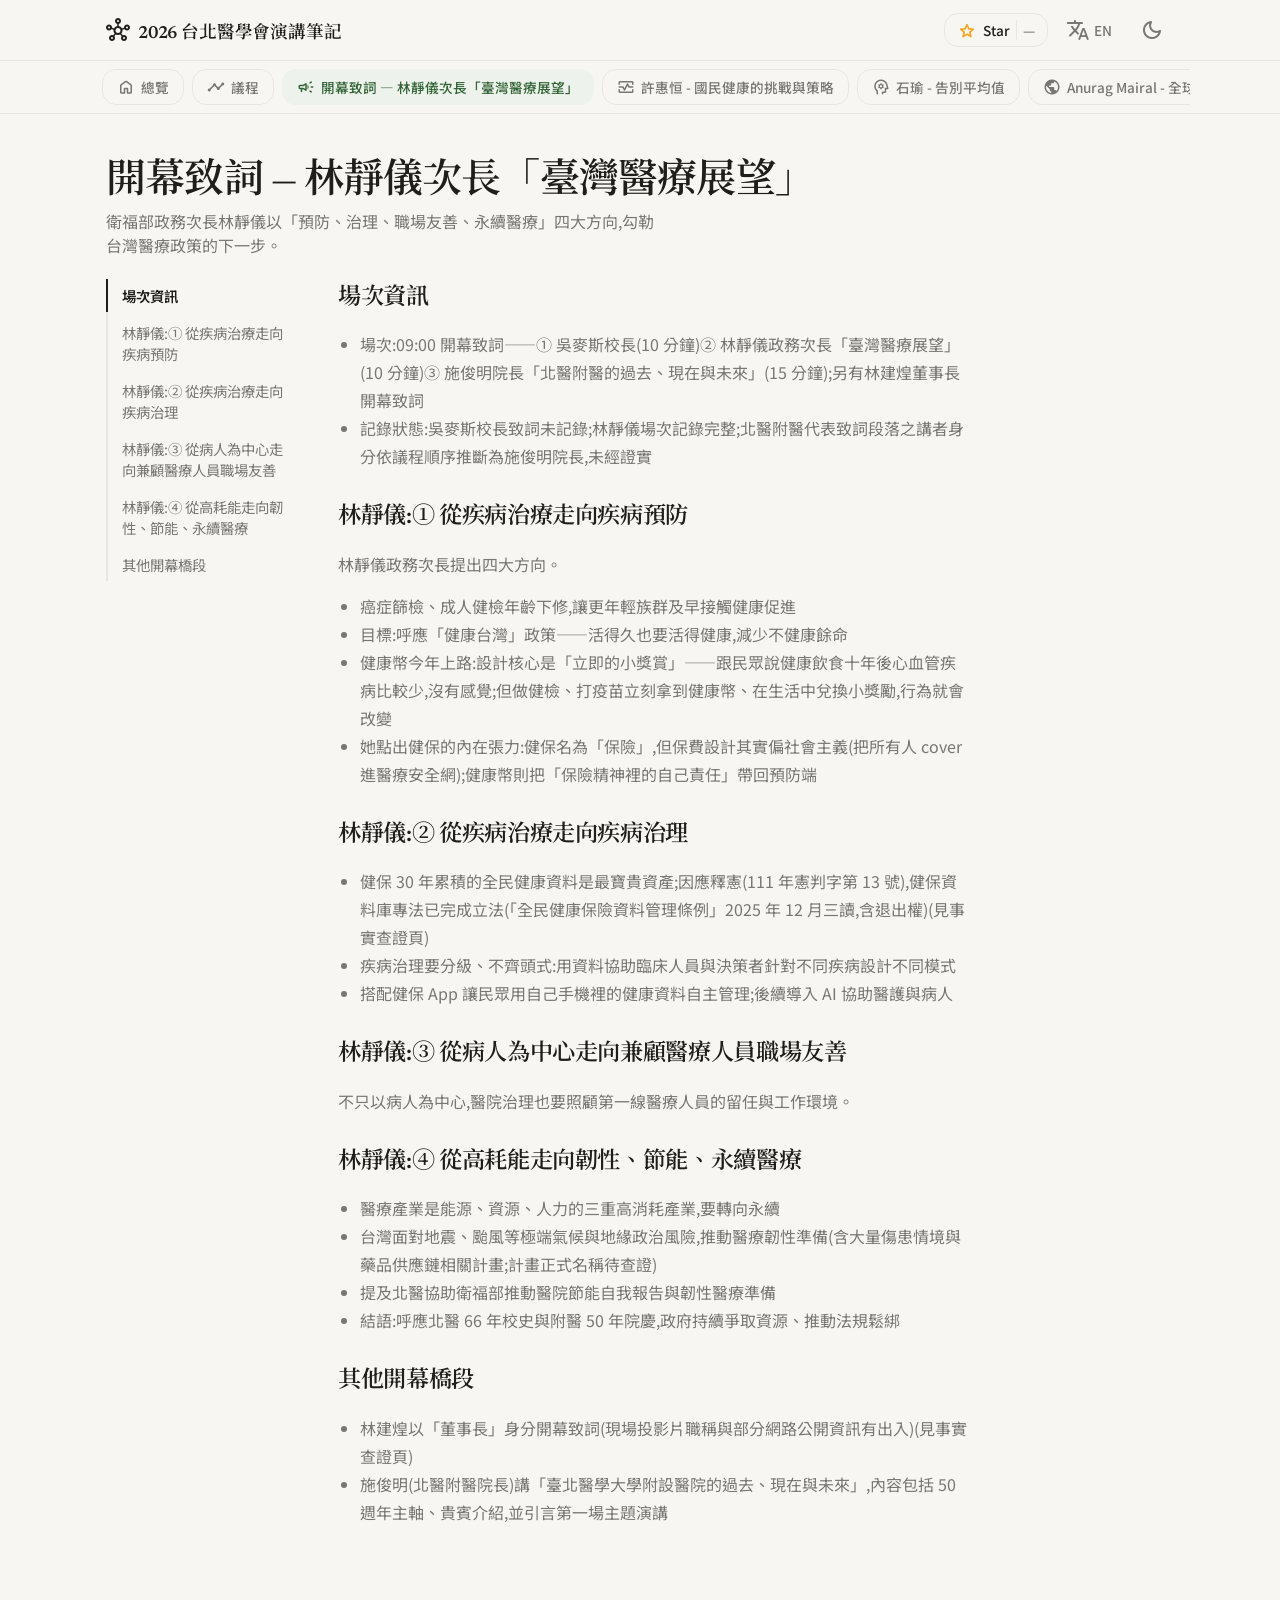
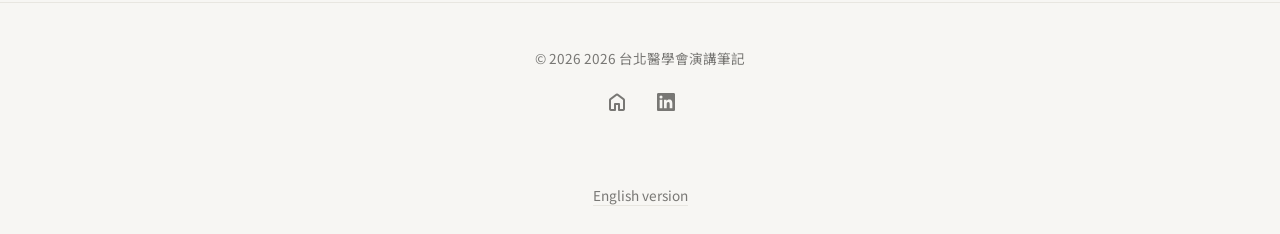
<file: zh-Hant/opening.html>
<!DOCTYPE html>
<html lang="zh-Hant" data-theme="light">
<head>
  <!-- Google tag (gtag.js) -->
  <script async src="https://www.googletagmanager.com/gtag/js?id=G-D6FVFVSG6E"></script>
  <script>
    window.dataLayer = window.dataLayer || [];
    function gtag(){dataLayer.push(arguments);}
    gtag('js', new Date());
    gtag('config', 'G-D6FVFVSG6E');
  </script>
  <meta charset="UTF-8" />
  <meta name="viewport" content="width=device-width, initial-scale=1.0, viewport-fit=cover" />
  <title>開幕致詞 — 林靜儀次長「臺灣醫療展望」 · 2026 台北醫學會演講筆記</title>
  <meta name="description" content="衛福部政務次長林靜儀以「預防、治理、職場友善、永續醫療」四大方向,勾勒台灣醫療政策的下一步。" />
  <meta name="theme-color" content="#F7F6F3" />
  <link rel="canonical" href="https://taiwan-biodesign-2026-notes.peteraim.com/zh-Hant/opening.html" />
  <link rel="alternate" hreflang="en" href="https://taiwan-biodesign-2026-notes.peteraim.com/opening.html" />
  <link rel="alternate" hreflang="zh-Hant" href="https://taiwan-biodesign-2026-notes.peteraim.com/zh-Hant/opening.html" />
  <link rel="alternate" hreflang="x-default" href="https://taiwan-biodesign-2026-notes.peteraim.com/opening.html" />
  <meta property="og:type" content="website" />
  <meta property="og:site_name" content="2026 台北醫學會演講筆記" />
  <meta property="og:title" content="開幕致詞 — 林靜儀次長「臺灣醫療展望」 · 2026 台北醫學會演講筆記" />
  <meta property="og:description" content="衛福部政務次長林靜儀以「預防、治理、職場友善、永續醫療」四大方向,勾勒台灣醫療政策的下一步。" />
  <meta property="og:url" content="https://taiwan-biodesign-2026-notes.peteraim.com/zh-Hant/opening.html" />
  <meta name="twitter:card" content="summary_large_image" />
  <meta name="twitter:title" content="開幕致詞 — 林靜儀次長「臺灣醫療展望」 · 2026 台北醫學會演講筆記" />
  <meta name="twitter:description" content="衛福部政務次長林靜儀以「預防、治理、職場友善、永續醫療」四大方向,勾勒台灣醫療政策的下一步。" />
  <link rel="preconnect" href="https://fonts.googleapis.com" />
  <link rel="preconnect" href="https://fonts.gstatic.com" crossorigin />
  <link href="https://fonts.googleapis.com/css2?family=Newsreader:ital,opsz,wght@0,6..72,400..700;1,6..72,400..600&family=Noto+Sans+TC:wght@400;500;700&family=Noto+Serif+TC:wght@500;600;700&display=swap" rel="stylesheet" />
  <link href="https://fonts.googleapis.com/css2?family=Material+Symbols+Rounded:opsz,wght,FILL,GRAD@24,400,0,0&display=swap" rel="stylesheet" />
  <link rel="stylesheet" href="../assets/styles.css" />
  <meta property="og:image" content="https://taiwan-biodesign-2026-notes.peteraim.com/og-image.png">
  <meta property="og:image:width" content="1200">
  <meta property="og:image:height" content="630">
  <meta name="twitter:image" content="https://taiwan-biodesign-2026-notes.peteraim.com/og-image.png">
</head>
<body data-page="opening">
  <!-- shell.js injects the app bar, cross-page nav, footer and dialog around this -->
  <main id="page">
<div class="reading-progress" id="readingProgress" aria-hidden="true" style="width: 0%;"></div><header class="page-head"><h1>開幕致詞 — 林靜儀次長「臺灣醫療展望」</h1><p class="page-head__sub">衛福部政務次長林靜儀以「預防、治理、職場友善、永續醫療」四大方向,勾勒台灣醫療政策的下一步。</p></header><div class="article-layout"><nav class="toc" aria-label="Contents"><div class="toc__inner"><a class="toc-link toc-link--active" href="#at-a-glance" data-toc="at-a-glance">場次資訊</a><a class="toc-link" href="#prevention" data-toc="prevention">林靜儀:① 從疾病治療走向疾病預防</a><a class="toc-link" href="#governance" data-toc="governance">林靜儀:② 從疾病治療走向疾病治理</a><a class="toc-link" href="#workplace-friendly" data-toc="workplace-friendly">林靜儀:③ 從病人為中心走向兼顧醫療人員職場友善</a><a class="toc-link" href="#sustainable-healthcare" data-toc="sustainable-healthcare">林靜儀:④ 從高耗能走向韌性、節能、永續醫療</a><a class="toc-link" href="#other-remarks" data-toc="other-remarks">其他開幕橋段</a></div></nav><div class="article-body prose"><section class="article-section" id="at-a-glance" data-item="" aria-labelledby="at-a-glance-h"><h2 id="at-a-glance-h">場次資訊</h2><ul><li>場次:09:00 開幕致詞——① 吳麥斯校長(10 分鐘)② 林靜儀政務次長「臺灣醫療展望」(10 分鐘)③ 施俊明院長「北醫附醫的過去、現在與未來」(15 分鐘);另有林建煌董事長開幕致詞</li><li>記錄狀態:吳麥斯校長致詞未記錄;林靜儀場次記錄完整;北醫附醫代表致詞段落之講者身分依議程順序推斷為施俊明院長,未經證實</li></ul></section><section class="article-section" id="prevention" data-item="" aria-labelledby="prevention-h"><h2 id="prevention-h">林靜儀:① 從疾病治療走向疾病預防</h2><p>林靜儀政務次長提出四大方向。</p><ul><li>癌症篩檢、成人健檢年齡下修,讓更年輕族群及早接觸健康促進</li><li>目標:呼應「健康台灣」政策——活得久也要活得健康,減少不健康餘命</li><li>健康幣今年上路:設計核心是「立即的小獎賞」——跟民眾說健康飲食十年後心血管疾病比較少,沒有感覺;但做健檢、打疫苗立刻拿到健康幣、在生活中兌換小獎勵,行為就會改變</li><li>她點出健保的內在張力:健保名為「保險」,但保費設計其實偏社會主義(把所有人 cover 進醫療安全網);健康幣則把「保險精神裡的自己責任」帶回預防端</li></ul></section><section class="article-section" id="governance" data-item="" aria-labelledby="governance-h"><h2 id="governance-h">林靜儀:② 從疾病治療走向疾病治理</h2><ul><li>健保 30 年累積的全民健康資料是最寶貴資產;因應釋憲(111 年憲判字第 13 號),健保資料庫專法已完成立法(「全民健康保險資料管理條例」2025 年 12 月三讀,含退出權)(見事實查證頁)</li><li>疾病治理要分級、不齊頭式:用資料協助臨床人員與決策者針對不同疾病設計不同模式</li><li>搭配健保 App 讓民眾用自己手機裡的健康資料自主管理;後續導入 AI 協助醫護與病人</li></ul></section><section class="article-section" id="workplace-friendly" data-item="" aria-labelledby="workplace-friendly-h"><h2 id="workplace-friendly-h">林靜儀:③ 從病人為中心走向兼顧醫療人員職場友善</h2><p>不只以病人為中心,醫院治理也要照顧第一線醫療人員的留任與工作環境。</p></section><section class="article-section" id="sustainable-healthcare" data-item="" aria-labelledby="sustainable-healthcare-h"><h2 id="sustainable-healthcare-h">林靜儀:④ 從高耗能走向韌性、節能、永續醫療</h2><ul><li>醫療產業是能源、資源、人力的三重高消耗產業,要轉向永續</li><li>台灣面對地震、颱風等極端氣候與地緣政治風險,推動醫療韌性準備(含大量傷患情境與藥品供應鏈相關計畫;計畫正式名稱待查證)</li><li>提及北醫協助衛福部推動醫院節能自我報告與韌性醫療準備</li><li>結語:呼應北醫 66 年校史與附醫 50 年院慶,政府持續爭取資源、推動法規鬆綁</li></ul></section><section class="article-section" id="other-remarks" data-item="" aria-labelledby="other-remarks-h"><h2 id="other-remarks-h">其他開幕橋段</h2><ul><li>林建煌以「董事長」身分開幕致詞(現場投影片職稱與部分網路公開資訊有出入)(見事實查證頁)</li><li>施俊明(北醫附醫院長)講「臺北醫學大學附設醫院的過去、現在與未來」,內容包括 50 週年主軸、貴賓介紹,並引言第一場主題演講</li></ul></section></div></div>
</main>

  <script src="../data/data.js"></script>
  <script src="../assets/shell.js"></script>
  <script src="../assets/app.js"></script>
<p class="lang-alt-link" style="text-align:center;padding:12px;"><a href="/opening.html" hreflang="en" rel="alternate" lang="en">English version</a></p>
</body>
</html>
</file>
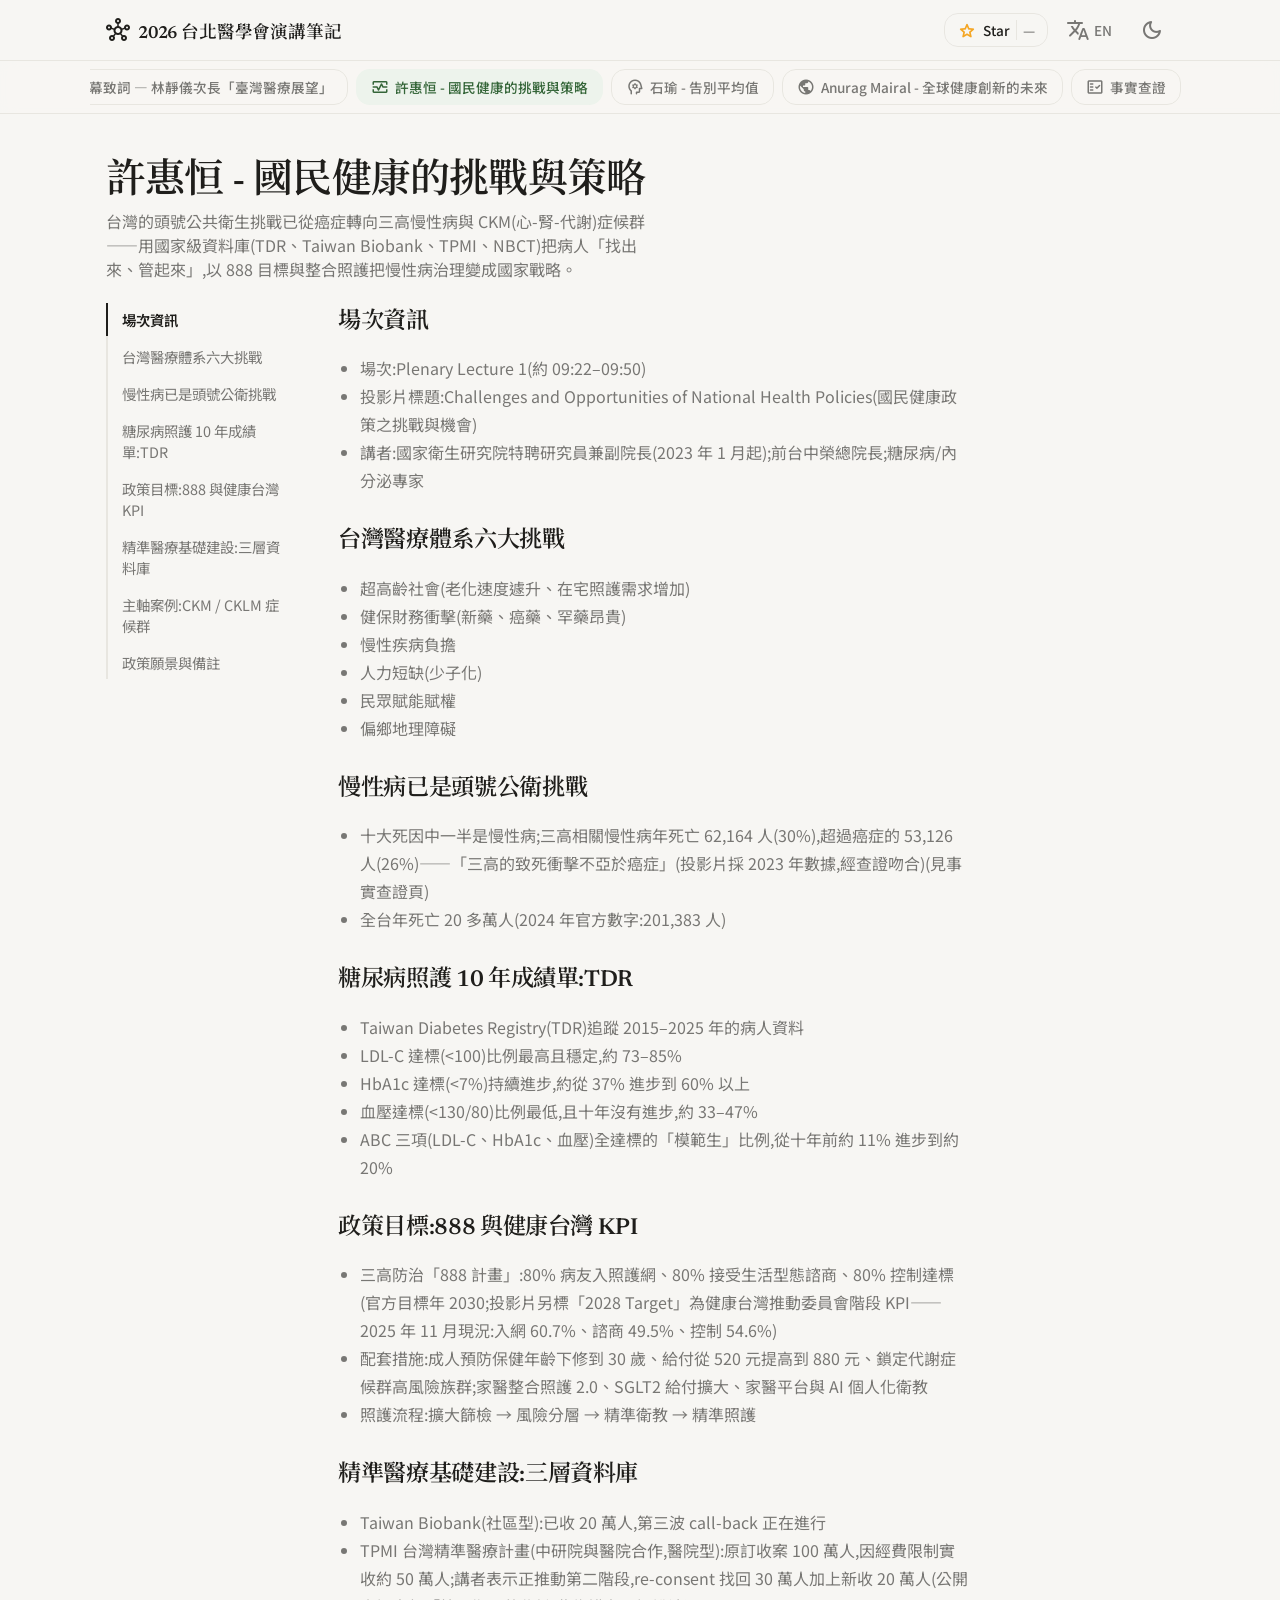
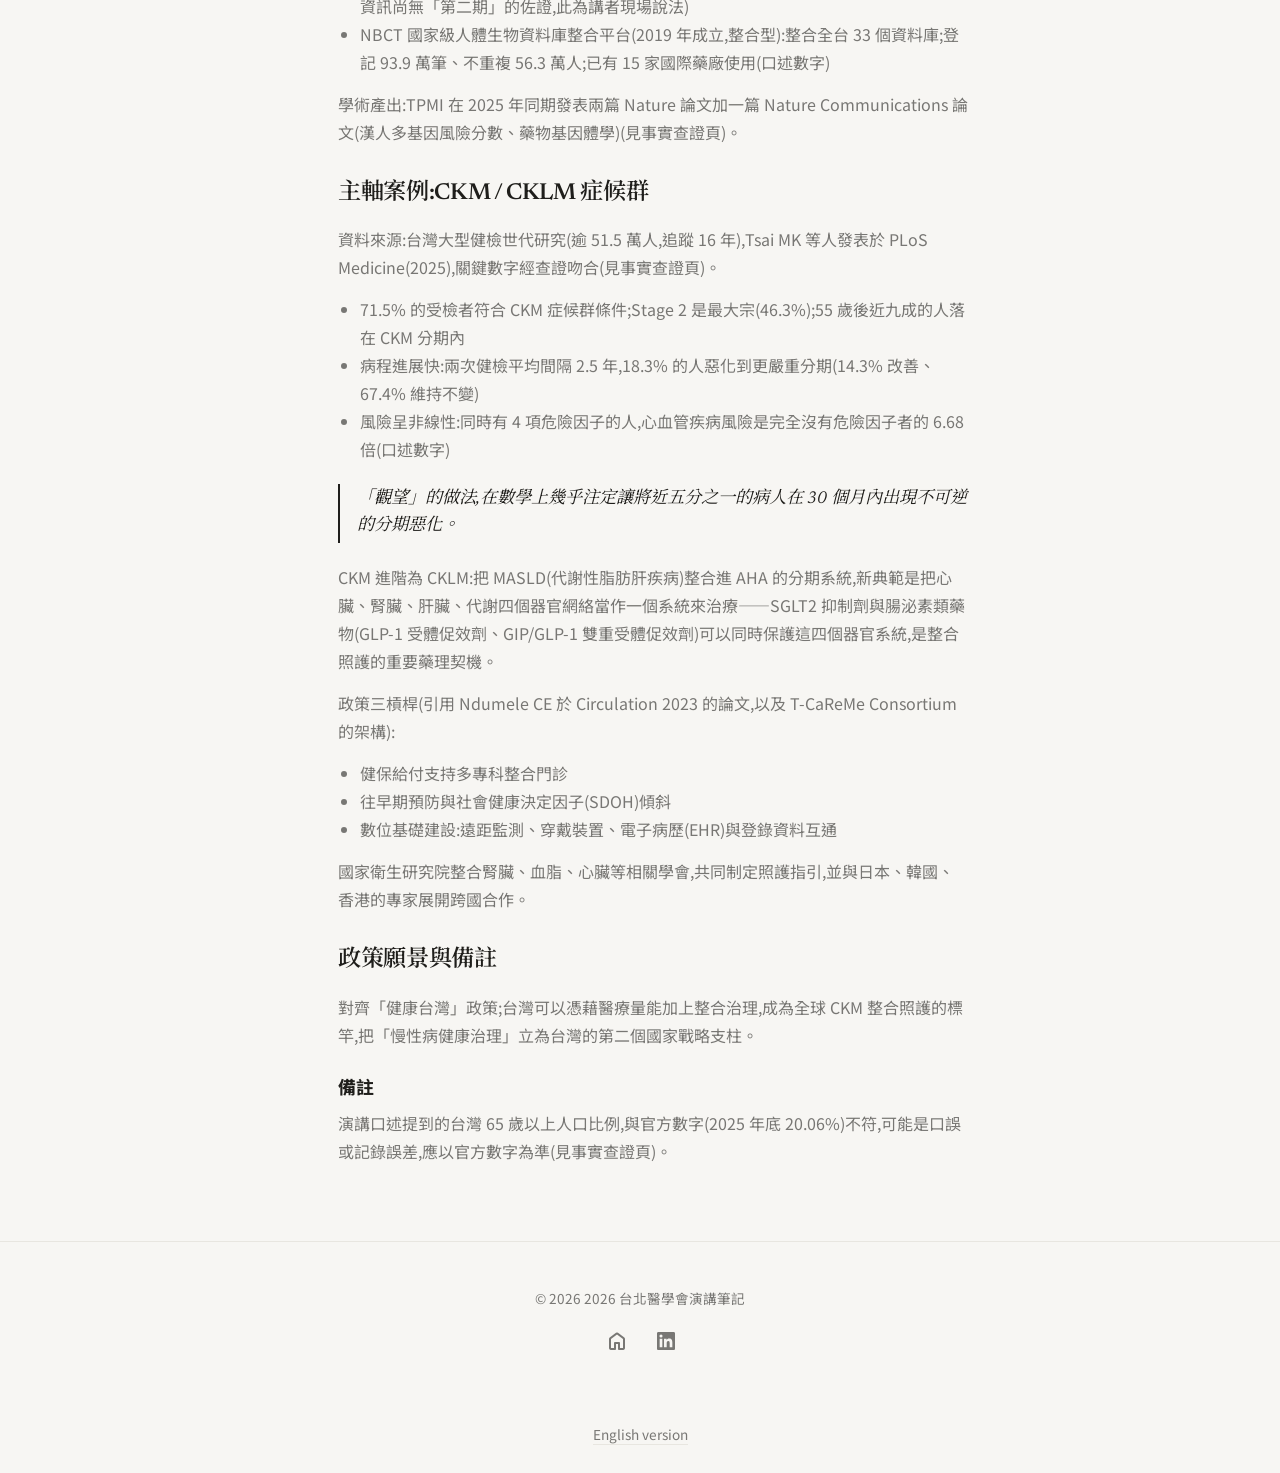
<file: zh-Hant/sheu.html>
<!DOCTYPE html>
<html lang="zh-Hant" data-theme="light">
<head>
  <!-- Google tag (gtag.js) -->
  <script async src="https://www.googletagmanager.com/gtag/js?id=G-D6FVFVSG6E"></script>
  <script>
    window.dataLayer = window.dataLayer || [];
    function gtag(){dataLayer.push(arguments);}
    gtag('js', new Date());
    gtag('config', 'G-D6FVFVSG6E');
  </script>
  <meta charset="UTF-8" />
  <meta name="viewport" content="width=device-width, initial-scale=1.0, viewport-fit=cover" />
  <title>許惠恒 - 國民健康的挑戰與策略 · 2026 台北醫學會演講筆記</title>
  <meta name="description" content="台灣的頭號公共衛生挑戰已從癌症轉向三高慢性病與 CKM(心-腎-代謝)症候群——用國家級資料庫(TDR、Taiwan Biobank、TPMI、NBCT)把病人「找出來、管起來」,以 888 目標與整合照護把慢性病治理變成國家戰略。" />
  <meta name="theme-color" content="#F7F6F3" />
  <link rel="canonical" href="https://taiwan-biodesign-2026-notes.peteraim.com/zh-Hant/sheu.html" />
  <link rel="alternate" hreflang="en" href="https://taiwan-biodesign-2026-notes.peteraim.com/sheu.html" />
  <link rel="alternate" hreflang="zh-Hant" href="https://taiwan-biodesign-2026-notes.peteraim.com/zh-Hant/sheu.html" />
  <link rel="alternate" hreflang="x-default" href="https://taiwan-biodesign-2026-notes.peteraim.com/sheu.html" />
  <meta property="og:type" content="website" />
  <meta property="og:site_name" content="2026 台北醫學會演講筆記" />
  <meta property="og:title" content="許惠恒 - 國民健康的挑戰與策略 · 2026 台北醫學會演講筆記" />
  <meta property="og:description" content="台灣的頭號公共衛生挑戰已從癌症轉向三高慢性病與 CKM(心-腎-代謝)症候群——用國家級資料庫(TDR、Taiwan Biobank、TPMI、NBCT)把病人「找出來、管起來」,以 888 目標與整合照護把慢性病治理變成國家戰略。" />
  <meta property="og:url" content="https://taiwan-biodesign-2026-notes.peteraim.com/zh-Hant/sheu.html" />
  <meta name="twitter:card" content="summary_large_image" />
  <meta name="twitter:title" content="許惠恒 - 國民健康的挑戰與策略 · 2026 台北醫學會演講筆記" />
  <meta name="twitter:description" content="台灣的頭號公共衛生挑戰已從癌症轉向三高慢性病與 CKM(心-腎-代謝)症候群——用國家級資料庫(TDR、Taiwan Biobank、TPMI、NBCT)把病人「找出來、管起來」,以 888 目標與整合照護把慢性病治理變成國家戰略。" />
  <link rel="preconnect" href="https://fonts.googleapis.com" />
  <link rel="preconnect" href="https://fonts.gstatic.com" crossorigin />
  <link href="https://fonts.googleapis.com/css2?family=Newsreader:ital,opsz,wght@0,6..72,400..700;1,6..72,400..600&family=Noto+Sans+TC:wght@400;500;700&family=Noto+Serif+TC:wght@500;600;700&display=swap" rel="stylesheet" />
  <link href="https://fonts.googleapis.com/css2?family=Material+Symbols+Rounded:opsz,wght,FILL,GRAD@24,400,0,0&display=swap" rel="stylesheet" />
  <link rel="stylesheet" href="../assets/styles.css" />
  <meta property="og:image" content="https://taiwan-biodesign-2026-notes.peteraim.com/og-image.png">
  <meta property="og:image:width" content="1200">
  <meta property="og:image:height" content="630">
  <meta name="twitter:image" content="https://taiwan-biodesign-2026-notes.peteraim.com/og-image.png">
</head>
<body data-page="sheu">
  <!-- shell.js injects the app bar, cross-page nav, footer and dialog around this -->
  <main id="page">
<div class="reading-progress" id="readingProgress" aria-hidden="true" style="width: 0%;"></div><header class="page-head"><h1>許惠恒 - 國民健康的挑戰與策略</h1><p class="page-head__sub">台灣的頭號公共衛生挑戰已從癌症轉向三高慢性病與 CKM(心-腎-代謝)症候群——用國家級資料庫(TDR、Taiwan Biobank、TPMI、NBCT)把病人「找出來、管起來」,以 888 目標與整合照護把慢性病治理變成國家戰略。</p></header><div class="article-layout"><nav class="toc" aria-label="Contents"><div class="toc__inner"><a class="toc-link" href="#at-a-glance" data-toc="at-a-glance">場次資訊</a><a class="toc-link" href="#six-challenges" data-toc="six-challenges">台灣醫療體系六大挑戰</a><a class="toc-link" href="#chronic-disease-leading-challenge" data-toc="chronic-disease-leading-challenge">慢性病已是頭號公衛挑戰</a><a class="toc-link" href="#tdr-diabetes-registry" data-toc="tdr-diabetes-registry">糖尿病照護 10 年成績單:TDR</a><a class="toc-link" href="#policy-888-target" data-toc="policy-888-target">政策目標:888 與健康台灣 KPI</a><a class="toc-link" href="#precision-medicine-databases" data-toc="precision-medicine-databases">精準醫療基礎建設:三層資料庫</a><a class="toc-link" href="#ckm-cklm-syndrome" data-toc="ckm-cklm-syndrome">主軸案例:CKM / CKLM 症候群</a><a class="toc-link toc-link--active" href="#policy-vision" data-toc="policy-vision">政策願景與備註</a></div></nav><div class="article-body prose"><section class="article-section" id="at-a-glance" data-item="" aria-labelledby="at-a-glance-h"><h2 id="at-a-glance-h">場次資訊</h2><ul><li>場次:Plenary Lecture 1(約 09:22–09:50)</li><li>投影片標題:Challenges and Opportunities of National Health Policies(國民健康政策之挑戰與機會)</li><li>講者:國家衛生研究院特聘研究員兼副院長(2023 年 1 月起);前台中榮總院長;糖尿病/內分泌專家</li></ul></section><section class="article-section" id="six-challenges" data-item="" aria-labelledby="six-challenges-h"><h2 id="six-challenges-h">台灣醫療體系六大挑戰</h2><ul><li>超高齡社會(老化速度遽升、在宅照護需求增加)</li><li>健保財務衝擊(新藥、癌藥、罕藥昂貴)</li><li>慢性疾病負擔</li><li>人力短缺(少子化)</li><li>民眾賦能賦權</li><li>偏鄉地理障礙</li></ul></section><section class="article-section" id="chronic-disease-leading-challenge" data-item="" aria-labelledby="chronic-disease-leading-challenge-h"><h2 id="chronic-disease-leading-challenge-h">慢性病已是頭號公衛挑戰</h2><ul><li>十大死因中一半是慢性病;三高相關慢性病年死亡 62,164 人(30%),超過癌症的 53,126 人(26%)——「三高的致死衝擊不亞於癌症」(投影片採 2023 年數據,經查證吻合)(見事實查證頁)</li><li>全台年死亡 20 多萬人(2024 年官方數字:201,383 人)</li></ul></section><section class="article-section" id="tdr-diabetes-registry" data-item="" aria-labelledby="tdr-diabetes-registry-h"><h2 id="tdr-diabetes-registry-h">糖尿病照護 10 年成績單:TDR</h2><ul><li>Taiwan Diabetes Registry(TDR)追蹤 2015–2025 年的病人資料</li><li>LDL-C 達標(&lt;100)比例最高且穩定,約 73–85%</li><li>HbA1c 達標(&lt;7%)持續進步,約從 37% 進步到 60% 以上</li><li>血壓達標(&lt;130/80)比例最低,且十年沒有進步,約 33–47%</li><li>ABC 三項(LDL-C、HbA1c、血壓)全達標的「模範生」比例,從十年前約 11% 進步到約 20%</li></ul></section><section class="article-section" id="policy-888-target" data-item="" aria-labelledby="policy-888-target-h"><h2 id="policy-888-target-h">政策目標:888 與健康台灣 KPI</h2><ul><li>三高防治「888 計畫」:80% 病友入照護網、80% 接受生活型態諮商、80% 控制達標(官方目標年 2030;投影片另標「2028 Target」為健康台灣推動委員會階段 KPI——2025 年 11 月現況:入網 60.7%、諮商 49.5%、控制 54.6%)</li><li>配套措施:成人預防保健年齡下修到 30 歲、給付從 520 元提高到 880 元、鎖定代謝症候群高風險族群;家醫整合照護 2.0、SGLT2 給付擴大、家醫平台與 AI 個人化衛教</li><li>照護流程:擴大篩檢 → 風險分層 → 精準衛教 → 精準照護</li></ul></section><section class="article-section" id="precision-medicine-databases" data-item="" aria-labelledby="precision-medicine-databases-h"><h2 id="precision-medicine-databases-h">精準醫療基礎建設:三層資料庫</h2><ul><li>Taiwan Biobank(社區型):已收 20 萬人,第三波 call-back 正在進行</li><li>TPMI 台灣精準醫療計畫(中研院與醫院合作,醫院型):原訂收案 100 萬人,因經費限制實收約 50 萬人;講者表示正推動第二階段,re-consent 找回 30 萬人加上新收 20 萬人(公開資訊尚無「第二期」的佐證,此為講者現場說法)</li><li>NBCT 國家級人體生物資料庫整合平台(2019 年成立,整合型):整合全台 33 個資料庫;登記 93.9 萬筆、不重複 56.3 萬人;已有 15 家國際藥廠使用(口述數字)</li></ul><p>學術產出:TPMI 在 2025 年同期發表兩篇 Nature 論文加一篇 Nature Communications 論文(漢人多基因風險分數、藥物基因體學)(見事實查證頁)。</p></section><section class="article-section" id="ckm-cklm-syndrome" data-item="" aria-labelledby="ckm-cklm-syndrome-h"><h2 id="ckm-cklm-syndrome-h">主軸案例:CKM / CKLM 症候群</h2><p>資料來源:台灣大型健檢世代研究(逾 51.5 萬人,追蹤 16 年),Tsai MK 等人發表於 PLoS Medicine(2025),關鍵數字經查證吻合(見事實查證頁)。</p><ul><li>71.5% 的受檢者符合 CKM 症候群條件;Stage 2 是最大宗(46.3%);55 歲後近九成的人落在 CKM 分期內</li><li>病程進展快:兩次健檢平均間隔 2.5 年,18.3% 的人惡化到更嚴重分期(14.3% 改善、67.4% 維持不變)</li><li>風險呈非線性:同時有 4 項危險因子的人,心血管疾病風險是完全沒有危險因子者的 6.68 倍(口述數字)</li></ul><blockquote>「觀望」的做法,在數學上幾乎注定讓將近五分之一的病人在 30 個月內出現不可逆的分期惡化。</blockquote><p>CKM 進階為 CKLM:把 MASLD(代謝性脂肪肝疾病)整合進 AHA 的分期系統,新典範是把心臟、腎臟、肝臟、代謝四個器官網絡當作一個系統來治療——SGLT2 抑制劑與腸泌素類藥物(GLP-1 受體促效劑、GIP/GLP-1 雙重受體促效劑)可以同時保護這四個器官系統,是整合照護的重要藥理契機。</p><p>政策三槓桿(引用 Ndumele CE 於 Circulation 2023 的論文,以及 T-CaReMe Consortium 的架構):</p><ul><li>健保給付支持多專科整合門診</li><li>往早期預防與社會健康決定因子(SDOH)傾斜</li><li>數位基礎建設:遠距監測、穿戴裝置、電子病歷(EHR)與登錄資料互通</li></ul><p>國家衛生研究院整合腎臟、血脂、心臟等相關學會,共同制定照護指引,並與日本、韓國、香港的專家展開跨國合作。</p></section><section class="article-section" id="policy-vision" data-item="" aria-labelledby="policy-vision-h"><h2 id="policy-vision-h">政策願景與備註</h2><p>對齊「健康台灣」政策;台灣可以憑藉醫療量能加上整合治理,成為全球 CKM 整合照護的標竿,把「慢性病健康治理」立為台灣的第二個國家戰略支柱。</p><h3>備註</h3><p>演講口述提到的台灣 65 歲以上人口比例,與官方數字(2025 年底 20.06%)不符,可能是口誤或記錄誤差,應以官方數字為準(見事實查證頁)。</p></section></div></div>
</main>

  <script src="../data/data.js"></script>
  <script src="../assets/shell.js"></script>
  <script src="../assets/app.js"></script>
<p class="lang-alt-link" style="text-align:center;padding:12px;"><a href="/sheu.html" hreflang="en" rel="alternate" lang="en">English version</a></p>
</body>
</html>
</file>
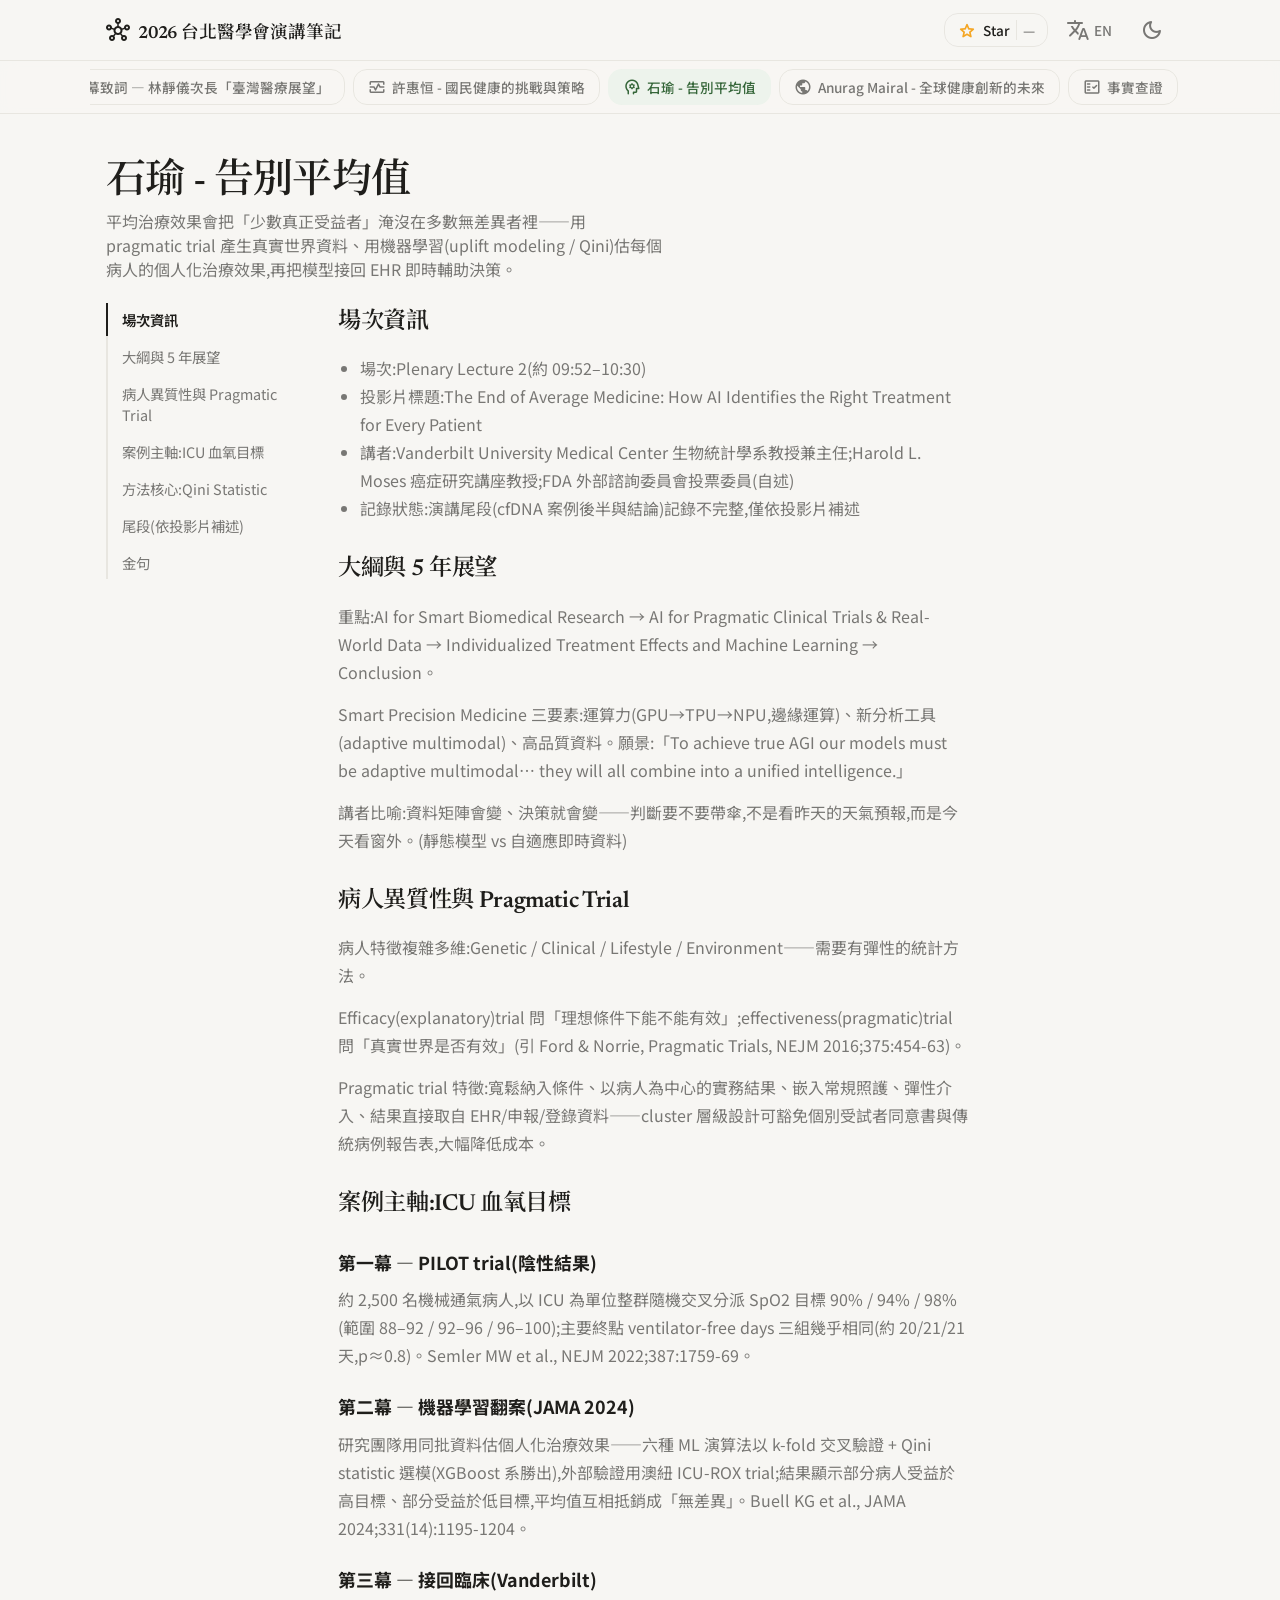
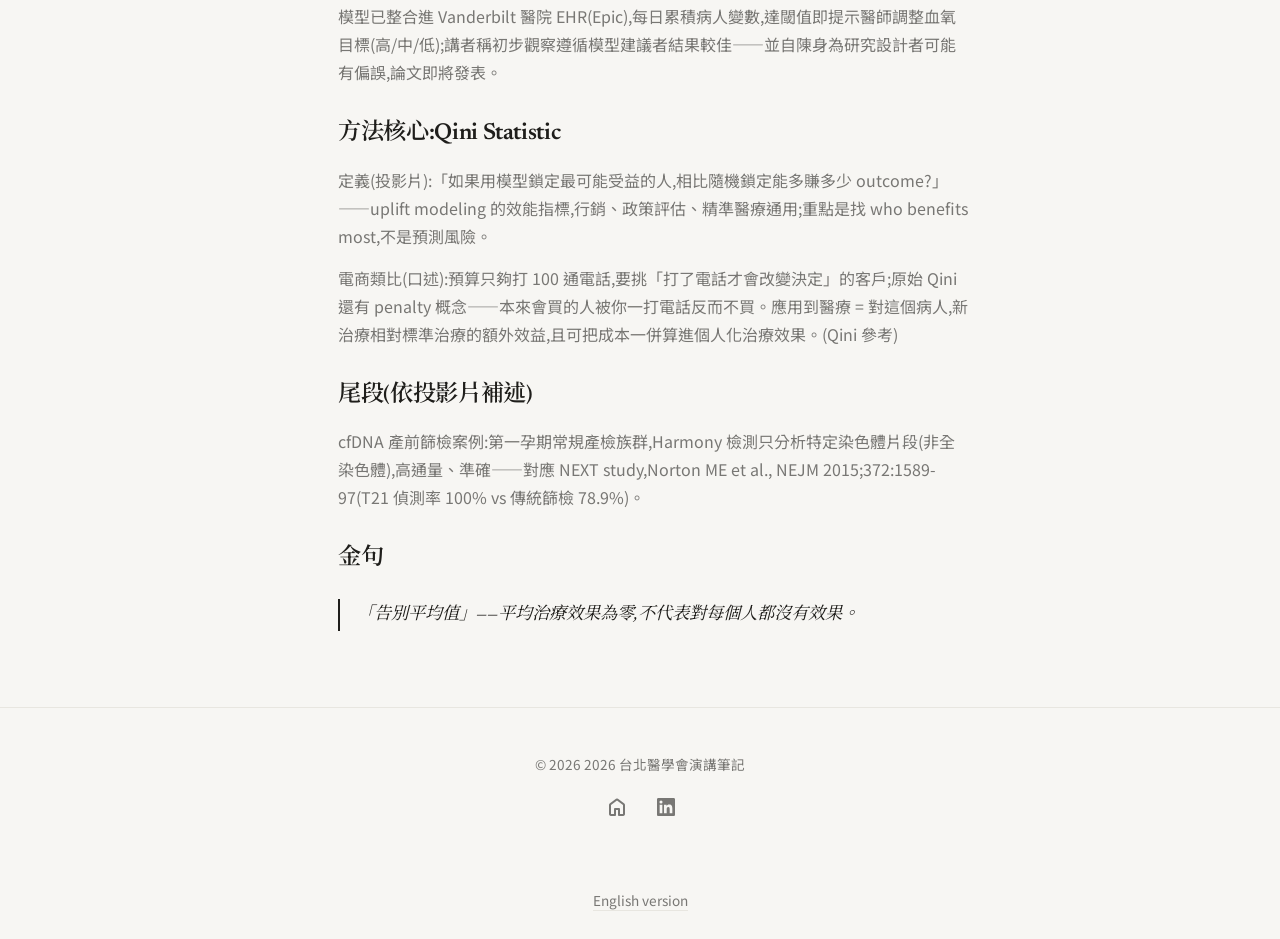
<file: zh-Hant/shyr.html>
<!DOCTYPE html>
<html lang="zh-Hant" data-theme="light">
<head>
  <!-- Google tag (gtag.js) -->
  <script async src="https://www.googletagmanager.com/gtag/js?id=G-D6FVFVSG6E"></script>
  <script>
    window.dataLayer = window.dataLayer || [];
    function gtag(){dataLayer.push(arguments);}
    gtag('js', new Date());
    gtag('config', 'G-D6FVFVSG6E');
  </script>
  <meta charset="UTF-8" />
  <meta name="viewport" content="width=device-width, initial-scale=1.0, viewport-fit=cover" />
  <title>石瑜 - 告別平均值 · 2026 台北醫學會演講筆記</title>
  <meta name="description" content="平均治療效果會把「少數真正受益者」淹沒在多數無差異者裡——用 pragmatic trial 產生真實世界資料、用機器學習(uplift modeling / Qini)估每個病人的個人化治療效果,再把模型接回 EHR 即時輔助決策。" />
  <meta name="theme-color" content="#F7F6F3" />
  <link rel="canonical" href="https://taiwan-biodesign-2026-notes.peteraim.com/zh-Hant/shyr.html" />
  <link rel="alternate" hreflang="en" href="https://taiwan-biodesign-2026-notes.peteraim.com/shyr.html" />
  <link rel="alternate" hreflang="zh-Hant" href="https://taiwan-biodesign-2026-notes.peteraim.com/zh-Hant/shyr.html" />
  <link rel="alternate" hreflang="x-default" href="https://taiwan-biodesign-2026-notes.peteraim.com/shyr.html" />
  <meta property="og:type" content="website" />
  <meta property="og:site_name" content="2026 台北醫學會演講筆記" />
  <meta property="og:title" content="石瑜 - 告別平均值 · 2026 台北醫學會演講筆記" />
  <meta property="og:description" content="平均治療效果會把「少數真正受益者」淹沒在多數無差異者裡——用 pragmatic trial 產生真實世界資料、用機器學習(uplift modeling / Qini)估每個病人的個人化治療效果,再把模型接回 EHR 即時輔助決策。" />
  <meta property="og:url" content="https://taiwan-biodesign-2026-notes.peteraim.com/zh-Hant/shyr.html" />
  <meta name="twitter:card" content="summary_large_image" />
  <meta name="twitter:title" content="石瑜 - 告別平均值 · 2026 台北醫學會演講筆記" />
  <meta name="twitter:description" content="平均治療效果會把「少數真正受益者」淹沒在多數無差異者裡——用 pragmatic trial 產生真實世界資料、用機器學習(uplift modeling / Qini)估每個病人的個人化治療效果,再把模型接回 EHR 即時輔助決策。" />
  <link rel="preconnect" href="https://fonts.googleapis.com" />
  <link rel="preconnect" href="https://fonts.gstatic.com" crossorigin />
  <link href="https://fonts.googleapis.com/css2?family=Newsreader:ital,opsz,wght@0,6..72,400..700;1,6..72,400..600&family=Noto+Sans+TC:wght@400;500;700&family=Noto+Serif+TC:wght@500;600;700&display=swap" rel="stylesheet" />
  <link href="https://fonts.googleapis.com/css2?family=Material+Symbols+Rounded:opsz,wght,FILL,GRAD@24,400,0,0&display=swap" rel="stylesheet" />
  <link rel="stylesheet" href="../assets/styles.css" />
  <meta property="og:image" content="https://taiwan-biodesign-2026-notes.peteraim.com/og-image.png">
  <meta property="og:image:width" content="1200">
  <meta property="og:image:height" content="630">
  <meta name="twitter:image" content="https://taiwan-biodesign-2026-notes.peteraim.com/og-image.png">
</head>
<body data-page="shyr">
  <!-- shell.js injects the app bar, cross-page nav, footer and dialog around this -->
  <main id="page">
<div class="reading-progress" id="readingProgress" aria-hidden="true" style="width: 0%;"></div><header class="page-head"><h1>石瑜 - 告別平均值</h1><p class="page-head__sub">平均治療效果會把「少數真正受益者」淹沒在多數無差異者裡——用 pragmatic trial 產生真實世界資料、用機器學習(uplift modeling / Qini)估每個病人的個人化治療效果,再把模型接回 EHR 即時輔助決策。</p></header><div class="article-layout"><nav class="toc" aria-label="Contents"><div class="toc__inner"><a class="toc-link" href="#at-a-glance" data-toc="at-a-glance">場次資訊</a><a class="toc-link" href="#outline-and-outlook" data-toc="outline-and-outlook">大綱與 5 年展望</a><a class="toc-link" href="#patient-heterogeneity-pragmatic-trials" data-toc="patient-heterogeneity-pragmatic-trials">病人異質性與 Pragmatic Trial</a><a class="toc-link" href="#case-study-icu-oxygen-target" data-toc="case-study-icu-oxygen-target">案例主軸:ICU 血氧目標</a><a class="toc-link" href="#qini-statistic" data-toc="qini-statistic">方法核心:Qini Statistic</a><a class="toc-link toc-link--active" href="#closing-case-cfdna" data-toc="closing-case-cfdna">尾段(依投影片補述)</a><a class="toc-link" href="#quote" data-toc="quote">金句</a></div></nav><div class="article-body prose"><section class="article-section" id="at-a-glance" data-item="" aria-labelledby="at-a-glance-h"><h2 id="at-a-glance-h">場次資訊</h2><ul><li>場次:Plenary Lecture 2(約 09:52–10:30)</li><li>投影片標題:The End of Average Medicine: How AI Identifies the Right Treatment for Every Patient</li><li>講者:Vanderbilt University Medical Center 生物統計學系教授兼主任;Harold L. Moses 癌症研究講座教授;FDA 外部諮詢委員會投票委員(自述)</li><li>記錄狀態:演講尾段(cfDNA 案例後半與結論)記錄不完整,僅依投影片補述</li></ul></section><section class="article-section" id="outline-and-outlook" data-item="" aria-labelledby="outline-and-outlook-h"><h2 id="outline-and-outlook-h">大綱與 5 年展望</h2><p>重點:AI for Smart Biomedical Research → AI for Pragmatic Clinical Trials &amp; Real-World Data → Individualized Treatment Effects and Machine Learning → Conclusion。</p><p>Smart Precision Medicine 三要素:運算力(GPU→TPU→NPU,邊緣運算)、新分析工具(adaptive multimodal)、高品質資料。願景:「To achieve true AGI our models must be adaptive multimodal… they will all combine into a unified intelligence.」</p><p>講者比喻:資料矩陣會變、決策就會變——判斷要不要帶傘,不是看昨天的天氣預報,而是今天看窗外。(靜態模型 vs 自適應即時資料)</p></section><section class="article-section" id="patient-heterogeneity-pragmatic-trials" data-item="" aria-labelledby="patient-heterogeneity-pragmatic-trials-h"><h2 id="patient-heterogeneity-pragmatic-trials-h">病人異質性與 Pragmatic Trial</h2><p>病人特徵複雜多維:Genetic / Clinical / Lifestyle / Environment——需要有彈性的統計方法。</p><p>Efficacy(explanatory)trial 問「理想條件下能不能有效」;effectiveness(pragmatic)trial 問「真實世界是否有效」(引 Ford &amp; Norrie, Pragmatic Trials, NEJM 2016;375:454-63)。</p><p>Pragmatic trial 特徵:寬鬆納入條件、以病人為中心的實務結果、嵌入常規照護、彈性介入、結果直接取自 EHR/申報/登錄資料——cluster 層級設計可豁免個別受試者同意書與傳統病例報告表,大幅降低成本。</p></section><section class="article-section" id="case-study-icu-oxygen-target" data-item="" aria-labelledby="case-study-icu-oxygen-target-h"><h2 id="case-study-icu-oxygen-target-h">案例主軸:ICU 血氧目標</h2><h3>第一幕 — PILOT trial(陰性結果)</h3><p>約 2,500 名機械通氣病人,以 ICU 為單位整群隨機交叉分派 SpO2 目標 90% / 94% / 98%(範圍 88–92 / 92–96 / 96–100);主要終點 ventilator-free days 三組幾乎相同(約 20/21/21 天,p≈0.8)。Semler MW et al., NEJM 2022;387:1759-69。</p><h3>第二幕 — 機器學習翻案(JAMA 2024)</h3><p>研究團隊用同批資料估個人化治療效果——六種 ML 演算法以 k-fold 交叉驗證 + Qini statistic 選模(XGBoost 系勝出),外部驗證用澳紐 ICU-ROX trial;結果顯示部分病人受益於高目標、部分受益於低目標,平均值互相抵銷成「無差異」。Buell KG et al., JAMA 2024;331(14):1195-1204。</p><h3>第三幕 — 接回臨床(Vanderbilt)</h3><p>模型已整合進 Vanderbilt 醫院 EHR(Epic),每日累積病人變數,達閾值即提示醫師調整血氧目標(高/中/低);講者稱初步觀察遵循模型建議者結果較佳——並自陳身為研究設計者可能有偏誤,論文即將發表。</p></section><section class="article-section" id="qini-statistic" data-item="" aria-labelledby="qini-statistic-h"><h2 id="qini-statistic-h">方法核心:Qini Statistic</h2><p>定義(投影片):「如果用模型鎖定最可能受益的人,相比隨機鎖定能多賺多少 outcome?」——uplift modeling 的效能指標,行銷、政策評估、精準醫療通用;重點是找 who benefits most,不是預測風險。</p><p>電商類比(口述):預算只夠打 100 通電話,要挑「打了電話才會改變決定」的客戶;原始 Qini 還有 penalty 概念——本來會買的人被你一打電話反而不買。應用到醫療 = 對這個病人,新治療相對標準治療的額外效益,且可把成本一併算進個人化治療效果。(Qini 參考)</p></section><section class="article-section" id="closing-case-cfdna" data-item="" aria-labelledby="closing-case-cfdna-h"><h2 id="closing-case-cfdna-h">尾段(依投影片補述)</h2><p>cfDNA 產前篩檢案例:第一孕期常規產檢族群,Harmony 檢測只分析特定染色體片段(非全染色體),高通量、準確——對應 NEXT study,Norton ME et al., NEJM 2015;372:1589-97(T21 偵測率 100% vs 傳統篩檢 78.9%)。</p></section><section class="article-section" id="quote" data-item="" aria-labelledby="quote-h"><h2 id="quote-h">金句</h2><blockquote>「告別平均值」——平均治療效果為零,不代表對每個人都沒有效果。</blockquote></section></div></div>
</main>

  <script src="../data/data.js"></script>
  <script src="../assets/shell.js"></script>
  <script src="../assets/app.js"></script>
<p class="lang-alt-link" style="text-align:center;padding:12px;"><a href="/shyr.html" hreflang="en" rel="alternate" lang="en">English version</a></p>
</body>
</html>
</file>
<file: assets/styles.css>
/* =========================================================================
   multipage · Material Design 3 baseline (pure CSS, no build)
   Shared by every page. Tokens + chrome + one block per page layout.
   ========================================================================= */

/* ---- MD3 tokens : LIGHT ---- */
:root,
[data-theme="light"] {
  --primary:#6750A4; --on-primary:#FFFFFF; --primary-container:#EADDFF; --on-primary-container:#21005D;
  --secondary:#625B71; --secondary-container:#E8DEF8; --on-secondary-container:#1D192B;
  --tertiary:#7D5260; --tertiary-container:#FFD8E4;
  --background:#FEF7FF; --on-background:#1D1B20; --surface:#FEF7FF;
  --surface-container:#F3EDF7; --surface-container-high:#ECE6F0; --surface-variant:#E7E0EC;
  --on-surface:#1D1B20; --on-surface-variant:#49454F;
  --outline:#79747E; --outline-variant:#CAC4D0; --error:#B3261E; --success:#2E7D32;
  --elev-1:0 1px 2px rgba(0,0,0,.10),0 1px 3px 1px rgba(0,0,0,.06);
  --elev-2:0 2px 6px 2px rgba(0,0,0,.10),0 1px 2px rgba(0,0,0,.12);
  --elev-3:0 4px 8px 3px rgba(0,0,0,.12),0 1px 3px rgba(0,0,0,.14);
  --radius-sm:8px; --radius:16px; --radius-lg:28px;
  --font-body:"Roboto Flex","Roboto","Noto Sans TC",system-ui,sans-serif;
}
/* ---- MD3 tokens : DARK ---- */
[data-theme="dark"] {
  --primary:#D0BCFF; --on-primary:#381E72; --primary-container:#4F378B; --on-primary-container:#EADDFF;
  --secondary:#CCC2DC; --secondary-container:#4A4458; --on-secondary-container:#E8DEF8;
  --tertiary:#EFB8C8; --tertiary-container:#633B48;
  --background:#141218; --on-background:#E6E0E9; --surface:#141218;
  --surface-container:#211F26; --surface-container-high:#2B2930; --surface-variant:#49454F;
  --on-surface:#E6E0E9; --on-surface-variant:#CAC4D0;
  --outline:#938F99; --outline-variant:#49454F; --error:#F2B8B5; --success:#A5D6A7;
}

/* ---- Reset / base ---- */
* { box-sizing:border-box; }
html { scroll-behavior:smooth; }
body {
  margin:0; font-family:var(--font-body); background:var(--background); color:var(--on-background);
  -webkit-font-smoothing:antialiased; transition:background .2s,color .2s; overflow-x:hidden;
}
a { color:inherit; text-decoration:none; }
.material-symbols-rounded { font-variation-settings:"FILL" 0,"wght" 400,"GRAD" 0,"opsz" 24; line-height:1; user-select:none; }
.skip-link {
  position:absolute; left:-999px; top:8px; z-index:60; background:var(--primary); color:var(--on-primary);
  padding:8px 14px; border-radius:var(--radius-lg);
}
.skip-link:focus { left:12px; }

/* ---- App bar ---- */
.appbar { position:sticky; top:0; z-index:30; background:var(--surface-container); box-shadow:var(--elev-1); }
.appbar__inner { max-width:1100px; margin:0 auto; padding:10px 16px; display:flex; align-items:center; gap:12px; }
.brand { display:flex; align-items:center; gap:8px; font-weight:700; font-size:1.1rem; color:var(--on-surface); min-width:0; overflow:hidden; }
.brand__logo { color:var(--primary); flex:0 0 auto; }
.brand__name { overflow:hidden; text-overflow:ellipsis; white-space:nowrap; }
.appbar__actions { margin-left:auto; display:flex; align-items:center; gap:8px; flex:0 0 auto; }
.icon-btn { display:inline-flex; align-items:center; gap:4px; border:none; background:transparent; color:var(--on-surface-variant);
  border-radius:var(--radius-lg); padding:8px 10px; cursor:pointer; font:inherit; text-decoration:none; transition:background .15s; }
.icon-btn:hover { background:var(--surface-container-high); }
.icon-btn__txt { font-size:.85rem; font-weight:500; }

/* ---- Cross-page nav ---- */
.pagenav {
  position:sticky; top:56px; z-index:25; border-bottom:1px solid var(--outline-variant);
  background:color-mix(in srgb,var(--background) 88%,transparent); backdrop-filter:saturate(180%) blur(8px);
}
.pagenav__inner { max-width:1100px; margin:0 auto; padding:8px 12px; display:flex; gap:8px; overflow-x:auto; scrollbar-width:none; }
.pagenav__inner::-webkit-scrollbar { display:none; }
.navpill {
  display:inline-flex; align-items:center; gap:6px; flex:0 0 auto; padding:7px 14px; border-radius:var(--radius-lg);
  font-size:.85rem; font-weight:500; color:var(--on-surface-variant); border:1px solid var(--outline-variant);
  background:transparent; white-space:nowrap; cursor:pointer; transition:background .15s,color .15s,border-color .15s;
}
.navpill .material-symbols-rounded { font-size:18px; }
.navpill:hover { background:var(--surface-container-high); }
.navpill--active { background:var(--secondary-container); color:var(--on-secondary-container); border-color:transparent; }

/* ---- Page scaffold ---- */
.page { max-width:1100px; margin:0 auto; padding:32px 16px 16px; }
.page-head { margin-bottom:22px; }
.page-head h1 { margin:0 0 6px; font-size:clamp(1.6rem,4vw,2.2rem); font-weight:700; letter-spacing:-.01em; color:var(--on-surface); }
.page-head__sub { margin:0; max-width:62ch; font-size:1rem; line-height:1.5; color:var(--on-surface-variant); }
.empty { color:var(--on-surface-variant); }

/* ---- Hero stats (hub) ---- */
.hero__stats { display:grid; grid-template-columns:repeat(auto-fit,minmax(140px,1fr)); gap:14px; margin:0 0 26px; }
.hero__stat { background:var(--surface-container); border-radius:var(--radius); padding:20px 18px; display:flex; flex-direction:column; gap:4px; border:1px solid var(--outline-variant); }
.hero__stat-value { font-size:2rem; font-weight:700; color:var(--primary); font-variant-numeric:tabular-nums; line-height:1.1; }
.hero__stat-label { font-size:.85rem; color:var(--on-surface-variant); }

/* ---- Cards grid ---- */
.grid { display:grid; grid-template-columns:repeat(auto-fill,minmax(260px,1fr)); gap:16px; }
.card { background:var(--surface-container); border-radius:var(--radius); padding:20px; cursor:pointer;
  border:1px solid transparent; transition:box-shadow .18s,transform .18s,border-color .18s; display:flex; flex-direction:column; gap:10px; }
.card:hover,.card:focus-visible { box-shadow:var(--elev-2); transform:translateY(-2px); border-color:var(--outline-variant); outline:none; }
.card--nav .card__icon { font-size:28px; color:var(--primary); }
.card__title { margin:0; font-size:1.05rem; font-weight:600; color:var(--on-surface); }
.card__summary { margin:0; font-size:.9rem; line-height:1.5; color:var(--on-surface-variant); }
.card__tags { margin-top:auto; display:flex; flex-wrap:wrap; gap:6px; }
.tag { font-size:.72rem; color:var(--on-surface-variant); background:var(--surface-variant); padding:2px 8px; border-radius:var(--radius-sm); }

/* ---- Toolbar / search / chips ---- */
.toolbar { display:flex; flex-wrap:wrap; gap:12px; align-items:center; margin-bottom:14px; }
.search { flex:1 1 220px; min-width:160px; padding:10px 14px; border-radius:var(--radius-lg); border:1px solid var(--outline-variant);
  background:var(--surface-container); color:var(--on-surface); font:inherit; }
.search:focus { outline:2px solid var(--primary); outline-offset:1px; }
.chips { display:flex; flex-wrap:wrap; gap:8px; }
.chip { padding:7px 14px; border-radius:var(--radius-lg); font-size:.85rem; font-weight:500; color:var(--on-surface-variant);
  border:1px solid var(--outline-variant); background:transparent; cursor:pointer; transition:background .15s,color .15s; }
.chip:hover { background:var(--surface-container-high); }
.chip--active { background:var(--secondary-container); color:var(--on-secondary-container); border-color:transparent; }
.result-count { margin:0 0 14px; font-size:.85rem; color:var(--on-surface-variant); }

/* ---- Article ---- */
.reading-progress { position:fixed; top:0; left:0; height:3px; width:0; background:var(--primary); z-index:40; transition:width .1s linear; }
.article-layout { display:grid; grid-template-columns:200px 1fr; gap:32px; align-items:start; }
.toc { position:sticky; top:108px; }
.toc__inner { display:flex; flex-direction:column; gap:4px; border-left:2px solid var(--outline-variant); }
.toc-link { padding:6px 14px; font-size:.9rem; color:var(--on-surface-variant); border-left:2px solid transparent; margin-left:-2px; }
.toc-link:hover { color:var(--on-surface); }
.toc-link--active { color:var(--primary); border-left-color:var(--primary); font-weight:600; }
.prose { max-width:70ch; color:var(--on-surface-variant); }
.prose h2 { color:var(--on-surface); font-size:1.4rem; margin:0 0 12px; scroll-margin-top:120px; }
.prose h3 { color:var(--on-surface); font-size:1.12rem; margin:22px 0 8px; }
.prose p { line-height:1.75; margin:0 0 14px; }
.prose ul { margin:0 0 14px; padding-left:22px; line-height:1.75; }
.prose blockquote { margin:0 0 16px; padding:8px 18px; border-left:4px solid var(--primary); color:var(--on-surface); font-style:italic; }
.prose pre { background:var(--surface-container); padding:14px 16px; border-radius:var(--radius); overflow:auto; border:1px solid var(--outline-variant); }
.prose code { font-family:"Roboto Mono",ui-monospace,monospace; font-size:.85rem; }
.article-section { margin-bottom:28px; }

/* ---- Dashboard ---- */
.stat-grid { display:grid; grid-template-columns:repeat(auto-fit,minmax(160px,1fr)); gap:16px; margin-bottom:20px; }
.stat-card { background:var(--surface-container); border:1px solid var(--outline-variant); border-radius:var(--radius); padding:18px; display:flex; flex-direction:column; gap:6px; }
.stat-label { font-size:.82rem; color:var(--on-surface-variant); }
.stat-value { font-size:1.6rem; font-weight:700; color:var(--on-surface); font-variant-numeric:tabular-nums; }
.stat-unit { font-size:.85rem; font-weight:500; color:var(--on-surface-variant); }
.stat-delta { font-size:.8rem; font-weight:600; }
.stat-delta--up { color:var(--success); }
.stat-delta--down { color:var(--error); }
.panel-grid { display:grid; grid-template-columns:repeat(auto-fit,minmax(280px,1fr)); gap:16px; margin-bottom:20px; }
.panel { margin:0; background:var(--surface-container); border:1px solid var(--outline-variant); border-radius:var(--radius); padding:18px; }
.panel figcaption { font-weight:600; color:var(--on-surface); margin-bottom:10px; }
.panel--wide { grid-column:1/-1; }
.chart-wrap { width:100%; }
.chart-wrap svg { width:100%; height:auto; display:block; }
.bar-rect { fill:var(--primary); transition:fill .15s; }
.bar-rect:hover { fill:var(--tertiary); }
.bar-value { fill:var(--on-surface); font-size:13px; font-weight:600; font-family:var(--font-body); }
.bar-label { fill:var(--on-surface-variant); font-size:12px; font-family:var(--font-body); }
.axis-line { stroke:var(--outline-variant); stroke-width:1.5; }
.line-path { stroke:var(--primary); stroke-width:2.5; }
.line-area { fill:var(--primary); opacity:.12; }
.line-dot { fill:var(--primary); }

/* ---- Data table ---- */
.table-wrap { overflow-x:auto; border-radius:var(--radius); border:1px solid var(--outline-variant); }
.data-table,.cmp-table { width:100%; border-collapse:collapse; background:var(--surface-container); font-size:.9rem; }
.data-table th,.data-table td { padding:11px 14px; text-align:left; border-bottom:1px solid var(--outline-variant); color:var(--on-surface); white-space:nowrap; }
.data-table thead th { background:var(--surface-container-high); font-weight:600; color:var(--on-surface-variant); position:sticky; top:0; }
.th-sort { cursor:pointer; user-select:none; }
.th-sort:hover { color:var(--primary); }
.data-table tbody tr:hover { background:var(--surface-container-high); }
.row-link { color:var(--primary); }

/* ---- Timeline ---- */
.timeline { list-style:none; margin:0; padding:0; position:relative; }
.timeline::before { content:""; position:absolute; left:7px; top:6px; bottom:6px; width:2px; background:var(--outline-variant); }
.tl-item { position:relative; padding:0 0 18px 36px; }
.tl-item:last-child { padding-bottom:0; }
.tl-dot { position:absolute; left:0; top:6px; width:16px; height:16px; border-radius:50%; background:var(--primary); border:3px solid var(--background); box-shadow:0 0 0 2px var(--primary); }
.tl-card { background:var(--surface-container); border-radius:var(--radius); padding:14px 18px; border:1px solid var(--outline-variant); }
.tl-date { font-size:.78rem; font-weight:600; letter-spacing:.04em; color:var(--primary); }
.tl-title { margin:4px 0 6px; font-size:1.05rem; color:var(--on-surface); }
.tl-body { margin:0; font-size:.9rem; line-height:1.5; color:var(--on-surface-variant); }

/* ---- Bento ---- */
.bento { display:grid; grid-template-columns:repeat(4,1fr); grid-auto-rows:120px; gap:14px; }
.tile { background:var(--surface-container); border:1px solid var(--outline-variant); border-radius:var(--radius); padding:18px; display:flex; flex-direction:column; gap:6px; overflow:hidden; }
.tile--accent { background:linear-gradient(135deg,var(--primary-container),var(--secondary-container)); border-color:transparent; }
.tile--lg { grid-column:span 2; grid-row:span 2; }
.tile--tall { grid-row:span 2; }
.tile--wide { grid-column:span 2; }
.tile--md { grid-column:span 2; }
.tile__icon { font-size:26px; color:var(--primary); }
.tile__value { font-size:1.7rem; font-weight:700; color:var(--on-surface); }
.tile__title { margin:0; font-size:1rem; color:var(--on-surface); }
.tile__body { margin:0; font-size:.85rem; line-height:1.45; color:var(--on-surface-variant); }

/* ---- Kanban ---- */
.kanban { display:grid; grid-auto-flow:column; grid-auto-columns:minmax(240px,1fr); gap:14px; overflow-x:auto; padding-bottom:8px; }
.kb-col { background:var(--surface-container-high); border-radius:var(--radius); padding:12px; }
.kb-col__head { display:flex; align-items:center; gap:8px; font-weight:600; color:var(--on-surface); margin-bottom:10px; padding:0 4px; }
.kb-col__count { font-size:.75rem; background:var(--secondary-container); color:var(--on-secondary-container); border-radius:var(--radius-lg); padding:1px 8px; }
.kb-col__body { display:flex; flex-direction:column; gap:10px; }
.kb-card { background:var(--surface); border:1px solid var(--outline-variant); border-radius:var(--radius-sm); padding:12px 14px; display:flex; flex-direction:column; gap:8px; }
.kb-card__title { margin:0; font-size:.95rem; color:var(--on-surface); }
.kb-card__body { margin:0; font-size:.82rem; line-height:1.45; color:var(--on-surface-variant); }

/* ---- Accordion (faq) ---- */
.accordion { display:flex; flex-direction:column; gap:10px; }
.acc-item { background:var(--surface-container); border-radius:var(--radius); border:1px solid var(--outline-variant); overflow:hidden; }
.acc-q { display:flex; align-items:center; justify-content:space-between; gap:12px; padding:16px 18px; cursor:pointer; font-weight:600; color:var(--on-surface); list-style:none; }
.acc-q::-webkit-details-marker { display:none; }
.acc-chevron { transition:transform .2s; color:var(--on-surface-variant); }
.acc-item[open] .acc-chevron { transform:rotate(180deg); }
.acc-a { padding:0 18px 18px; font-size:.92rem; line-height:1.6; color:var(--on-surface-variant); }

/* ---- Comparison ---- */
.cmp-table th,.cmp-table td { padding:14px 16px; text-align:center; border-bottom:1px solid var(--outline-variant); color:var(--on-surface); }
.cmp-table thead th { vertical-align:bottom; }
.cmp-feat { text-align:left !important; font-weight:600; color:var(--on-surface-variant); }
.cmp-plan { font-weight:700; font-size:1.05rem; }
.cmp-price { color:var(--primary); font-weight:600; }
.cmp-note { font-size:.78rem; color:var(--on-surface-variant); }
.cmp-col--hl { background:var(--secondary-container); }
.cmp-yes { color:var(--success); }
.cmp-no { color:var(--outline); }

/* ---- Leaderboard ---- */
.seg { display:inline-flex; gap:4px; background:var(--surface-container-high); border-radius:var(--radius-lg); padding:4px; margin-bottom:18px; }
.seg__btn { border:none; background:transparent; color:var(--on-surface-variant); padding:8px 18px; border-radius:var(--radius-lg); cursor:pointer; font:inherit; font-weight:500; }
.seg__btn--active { background:var(--primary); color:var(--on-primary); }
.lb-list { list-style:none; margin:0 0 18px; padding:0; display:flex; flex-direction:column; gap:8px; }
.lb-row { display:grid; grid-template-columns:auto auto 1fr auto auto; align-items:center; gap:12px; background:var(--surface-container); border:1px solid var(--outline-variant); border-radius:var(--radius); padding:12px 16px; }
.lb-rank { font-variant-numeric:tabular-nums; font-weight:700; color:var(--on-surface-variant); min-width:1.5em; }
.lb-tier { font-weight:700; width:1.8em; height:1.8em; display:inline-grid; place-items:center; border-radius:50%; color:#fff; font-size:.8rem; }
.lb-tier--S { background:#B3261E; } .lb-tier--A { background:#7D5260; } .lb-tier--B { background:#6750A4; }
.lb-tier--C { background:#625B71; } .lb-tier--D { background:#79747E; }
.lb-name { font-weight:600; color:var(--on-surface); }
.lb-meta { font-size:.82rem; color:var(--on-surface-variant); }
.lb-score { font-weight:700; font-variant-numeric:tabular-nums; color:var(--primary); }
.lb-tier-group { margin-bottom:16px; }
.lb-tier-head { display:inline-grid; place-items:center; min-width:2em; height:2em; border-radius:var(--radius-sm); color:#fff; font-weight:700; padding:0 10px; margin-bottom:10px; }

/* ---- Scrolly ---- */
.scrolly { display:grid; grid-template-columns:1fr 1fr; gap:32px; align-items:start; }
.scrolly-sticky { position:sticky; top:120px; height:60vh; display:flex; }
.scrolly-visual { flex:1; display:flex; align-items:center; justify-content:center; background:var(--surface-container); border:1px solid var(--outline-variant); border-radius:var(--radius-lg); padding:24px; }
.scrolly-stat { font-size:2.4rem; font-weight:700; text-align:center; }
.scrolly-steps { display:flex; flex-direction:column; gap:60vh; padding:20vh 0; }
.scrolly-step { background:var(--surface-container); border:1px solid var(--outline-variant); border-radius:var(--radius); padding:20px 22px; opacity:.4; transition:opacity .3s; }
.scrolly-step p { margin:0; font-size:1.1rem; line-height:1.6; color:var(--on-surface); }
.scrolly-step--active { opacity:1; }

/* ---- Map ---- */
.map-layout { display:grid; grid-template-columns:1fr 300px; gap:18px; align-items:start; }
.map-box { height:460px; border-radius:var(--radius); overflow:hidden; border:1px solid var(--outline-variant); background:var(--surface-container); }
.map-fallback { height:100%; display:flex; align-items:center; justify-content:center; color:var(--on-surface-variant); padding:20px; text-align:center; }
.map-list { list-style:none; margin:0; padding:0; display:flex; flex-direction:column; gap:8px; max-height:460px; overflow:auto; }
.place { display:flex; flex-direction:column; gap:3px; background:var(--surface-container); border:1px solid var(--outline-variant); border-radius:var(--radius-sm); padding:12px 14px; cursor:pointer; }
.place:hover,.place:focus-visible { border-color:var(--primary); outline:none; }
.place b { color:var(--on-surface); }
.place span { font-size:.82rem; color:var(--on-surface-variant); }

/* ---- Dialog ---- */
.dialog { border:none; border-radius:var(--radius-lg); background:var(--surface-container-high); color:var(--on-surface); max-width:600px; width:calc(100% - 32px); padding:0; box-shadow:var(--elev-3); }
.dialog::backdrop { background:rgba(0,0,0,.5); }
.dialog__bar { display:flex; align-items:center; padding:8px 12px; border-bottom:1px solid var(--outline-variant); position:sticky; top:0; background:var(--surface-container-high); }
.dialog__spacer { flex:1; }
.dialog__body { padding:24px; }
.dialog__body h2 { margin-top:0; color:var(--on-surface); }
.dialog__body p { color:var(--on-surface-variant); line-height:1.65; }
.dialog__body .card__tags { margin:0 0 14px; }

/* ---- Footer ---- */
.footer { text-align:center; padding:32px 16px; margin-top:32px; color:var(--on-surface-variant); font-size:.85rem; border-top:1px solid var(--outline-variant); }

/* the other language, reachable without JavaScript (global `a` clears both) */
.lang-alt-link a { color:var(--on-surface-variant); font-size:.85rem; border-bottom:1px solid var(--outline-variant); }

/* ---- Responsive ---- */
@media (max-width:860px) {
  .article-layout { grid-template-columns:1fr; }
  .toc { position:static; }
  .toc__inner { flex-direction:row; flex-wrap:wrap; border-left:none; }
  .scrolly { grid-template-columns:1fr; }
  .scrolly-sticky { position:sticky; top:64px; height:auto; }
  .scrolly-steps { gap:30vh; padding:10vh 0; }
  .map-layout { grid-template-columns:1fr; }
  .map-list { flex-direction:row; max-height:none; }
  .bento { grid-template-columns:repeat(2,1fr); }
  .tile--lg,.tile--wide,.tile--md { grid-column:span 2; }
}
@media (max-width:600px) {
  .grid { grid-template-columns:1fr; }
  .bento { grid-template-columns:1fr; }
  .tile--lg,.tile--wide,.tile--md,.tile--tall { grid-column:span 1; grid-row:span 1; }
  .lb-row { grid-template-columns:auto auto 1fr auto; }
  .lb-meta { display:none; }
  .icon-btn__txt { font-size:.8rem; }
}
@media (max-width:375px) {
  .appbar__inner,.pagenav__inner,.page { padding-left:12px; padding-right:12px; }
  .page-head h1 { font-size:1.4rem; }
}

/* Respect reduced motion */
@media (prefers-reduced-motion:reduce) {
  html { scroll-behavior:auto; }
  * { transition:none !important; }
}

/* GitHub star button */
.gh-star {
  display: inline-flex;
  align-items: center;
  gap: 6px;
  padding: 6px 12px;
  border: 1px solid var(--outline-variant);
  border-radius: var(--radius-lg);
  font-size: .85rem;
  font-weight: 500;
  color: var(--on-surface);
  transition: background .15s;
}
.gh-star:hover { background: var(--surface-container-high); }
.gh-star .material-symbols-rounded { color: #f5a623; font-size: 20px; }
.gh-star__count {
  padding-left: 6px;
  border-left: 1px solid var(--outline-variant);
  color: var(--on-surface-variant);
  font-variant-numeric: tabular-nums;
}
@media (max-width: 600px) { .gh-star__label { display: none; } }
/* footer profile links (home + LinkedIn) */
.footer__links {
  display: flex;
  justify-content: center;
  gap: 8px;
  margin-top: 12px;
}
.footer__link svg { display: block; }

/* =========================================================================
   Editorial minimalist layer — warm monochrome, serif display, flat borders.
   Appended after the MD3 baseline so these tokens/components win the cascade.
   ========================================================================= */
:root,
[data-theme="light"] {
  --primary:#1F1E1B; --on-primary:#FFFFFF; --primary-container:#EFEDE6; --on-primary-container:#1F1E1B;
  --secondary:#57544D; --secondary-container:#EDF3EC; --on-secondary-container:#346538;
  --tertiary:#956400; --tertiary-container:#FBF3DB;
  --background:#F7F6F3; --on-background:#1F1E1B; --surface:#FFFFFF;
  --surface-container:#FFFFFF; --surface-container-high:#F1EFEA; --surface-variant:#EFEDE8;
  --on-surface:#1F1E1B; --on-surface-variant:#787774;
  --outline:#C9C5BC; --outline-variant:#E8E6E0; --error:#9F2F2D; --success:#346538;
  --elev-1:0 1px 2px rgba(0,0,0,.04);
  --elev-2:0 2px 8px rgba(0,0,0,.05);
  --elev-3:0 6px 20px rgba(0,0,0,.07);
  --radius-sm:6px; --radius:10px; --radius-lg:14px;
  --font-body:-apple-system,BlinkMacSystemFont,"Helvetica Neue","Noto Sans TC",system-ui,sans-serif;
  --font-display:"Newsreader","Noto Serif TC",Georgia,serif;
}
[data-theme="dark"] {
  --primary:#E9E7E1; --on-primary:#1F1E1B; --primary-container:#33312B; --on-primary-container:#E9E7E1;
  --secondary:#A5A199; --secondary-container:#2C3A2C; --on-secondary-container:#B9CDB9;
  --tertiary:#D9B36A; --tertiary-container:#3A3220;
  --background:#161512; --on-background:#E9E7E1; --surface:#161512;
  --surface-container:#1E1D19; --surface-container-high:#262420; --surface-variant:#2B2925;
  --on-surface:#E9E7E1; --on-surface-variant:#A5A199;
  --outline:#57544D; --outline-variant:#33312B; --error:#E5928F; --success:#A8C5A8;
}

/* type: serif display for page + section headings, tighter tracking */
.page-head h1 { font-family:var(--font-display); font-weight:600; letter-spacing:-.02em; font-size:clamp(1.8rem,4.5vw,2.5rem); }
.brand__name { font-family:var(--font-display); font-weight:600; letter-spacing:-.01em; }
.article-body h2 { font-family:var(--font-display); font-weight:600; letter-spacing:-.015em; font-size:1.45rem; }
.prose { line-height:1.7; }
.prose blockquote,
blockquote {
  font-family:var(--font-display); font-style:italic; font-size:1.08rem; line-height:1.55;
  border-left:2px solid var(--on-surface); margin:1.2em 0; padding:.15em 0 .15em 1em;
  color:var(--on-surface); background:none;
}

/* chrome: flat hairlines instead of shadows */
.appbar { background:color-mix(in srgb,var(--background) 92%,transparent); backdrop-filter:saturate(180%) blur(10px); box-shadow:none; border-bottom:1px solid var(--outline-variant); }
.hero__stat { background:var(--surface); }
.hero__stat-value { font-family:var(--font-display); font-weight:600; }
.card { background:var(--surface); border:1px solid var(--outline-variant); }
.card:hover,.card:focus-visible { box-shadow:var(--elev-2); border-color:var(--outline); }
.search { background:var(--surface); }

/* links inside tables */
.row-link { text-decoration:underline; text-underline-offset:3px; }

/* gentle entry fade, transform/opacity only */
@media (prefers-reduced-motion: no-preference) {
  [data-item] { animation:ldwFadeUp .55s cubic-bezier(.16,1,.3,1) both; }
  [data-item]:nth-child(2) { animation-delay:.05s; }
  [data-item]:nth-child(3) { animation-delay:.1s; }
  [data-item]:nth-child(4) { animation-delay:.15s; }
  [data-item]:nth-child(5) { animation-delay:.2s; }
  [data-item]:nth-child(6) { animation-delay:.25s; }
  [data-item]:nth-child(n+7) { animation-delay:.3s; }
}
@keyframes ldwFadeUp { from { opacity:0; transform:translateY(10px); } to { opacity:1; transform:none; } }
</file>
